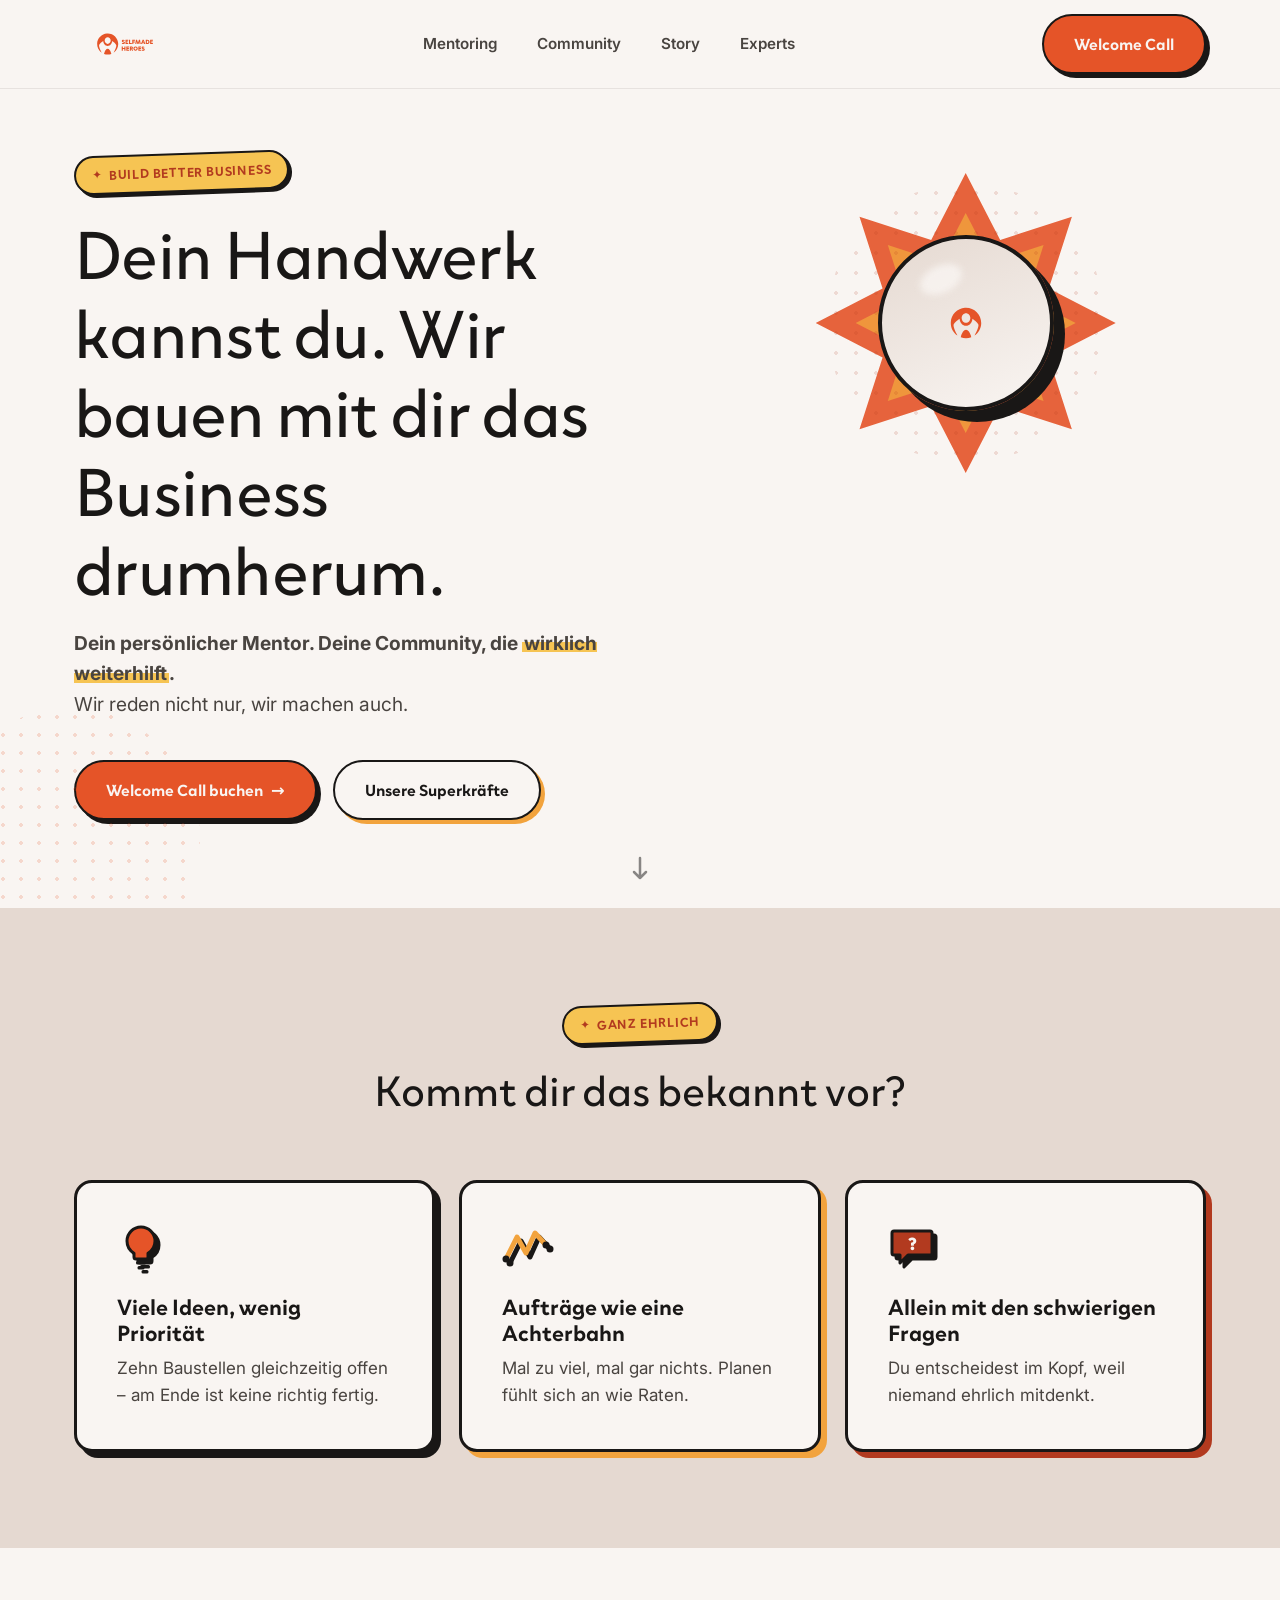
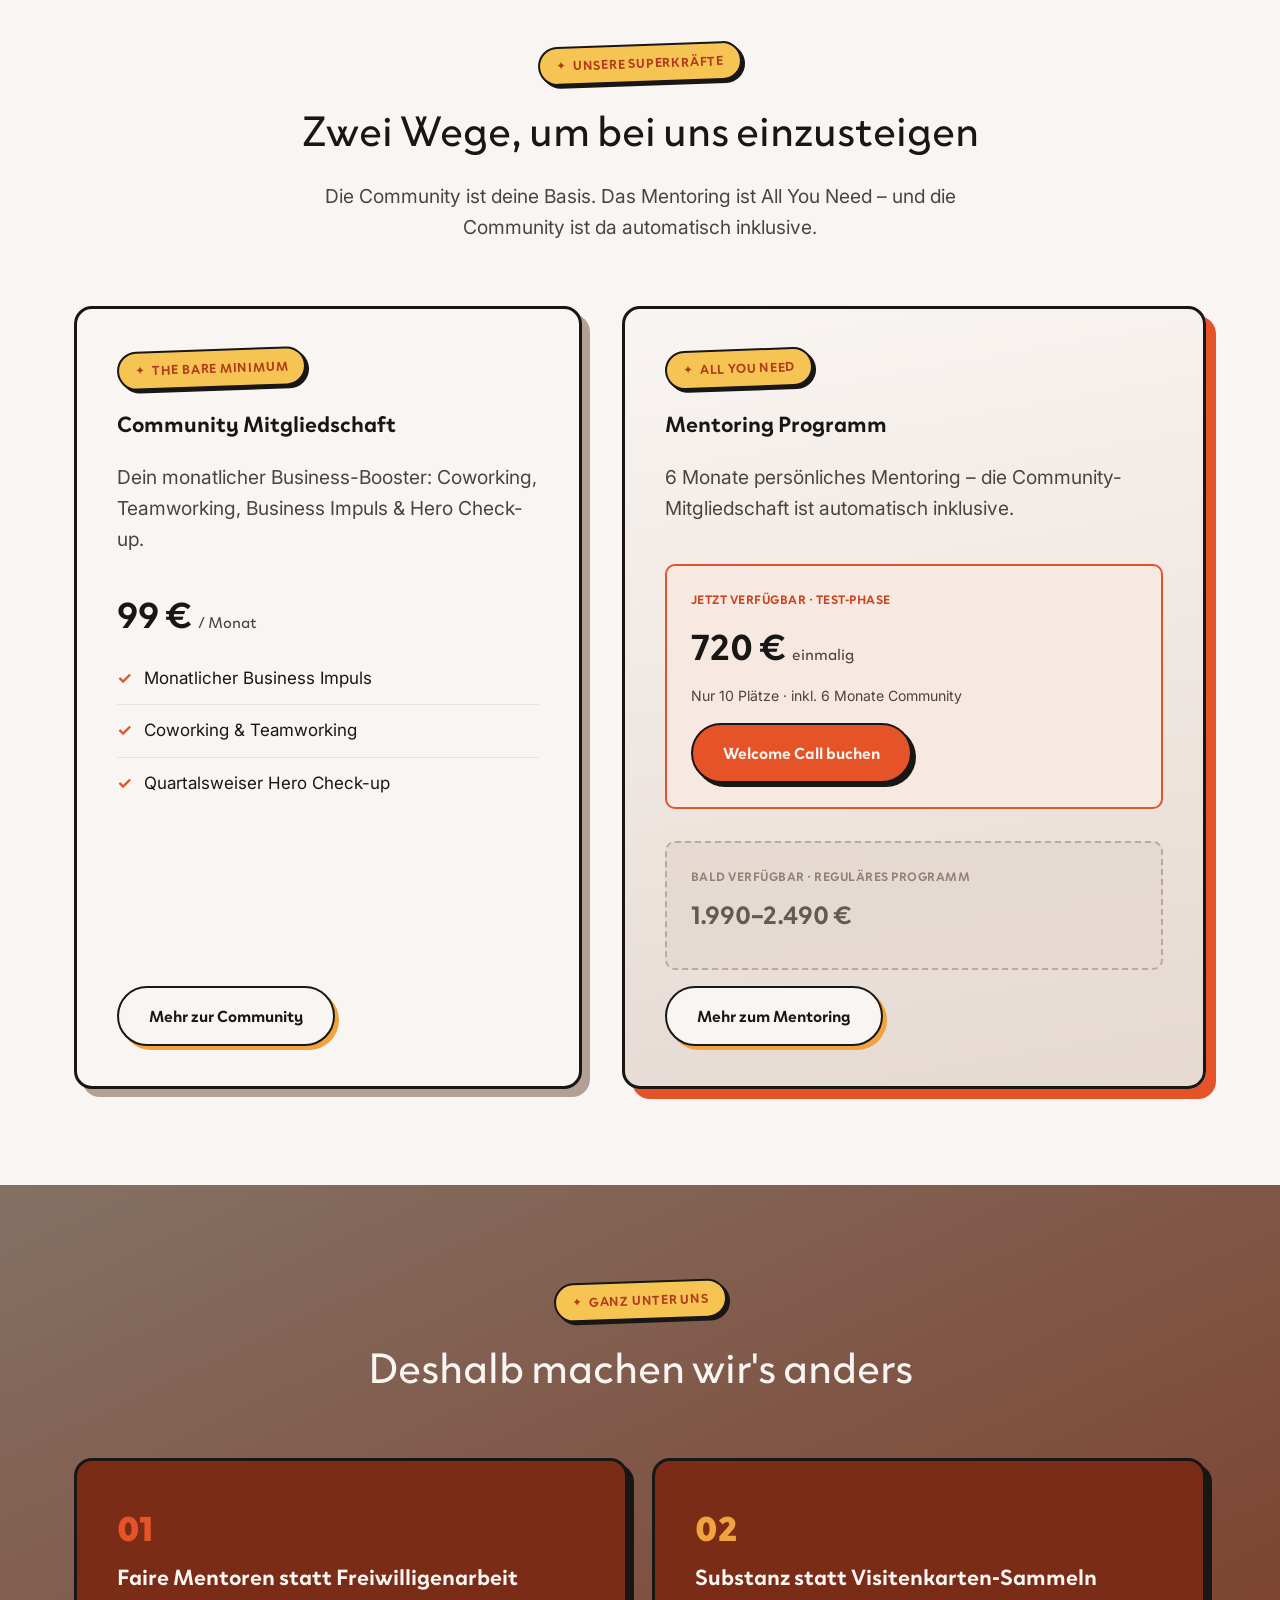
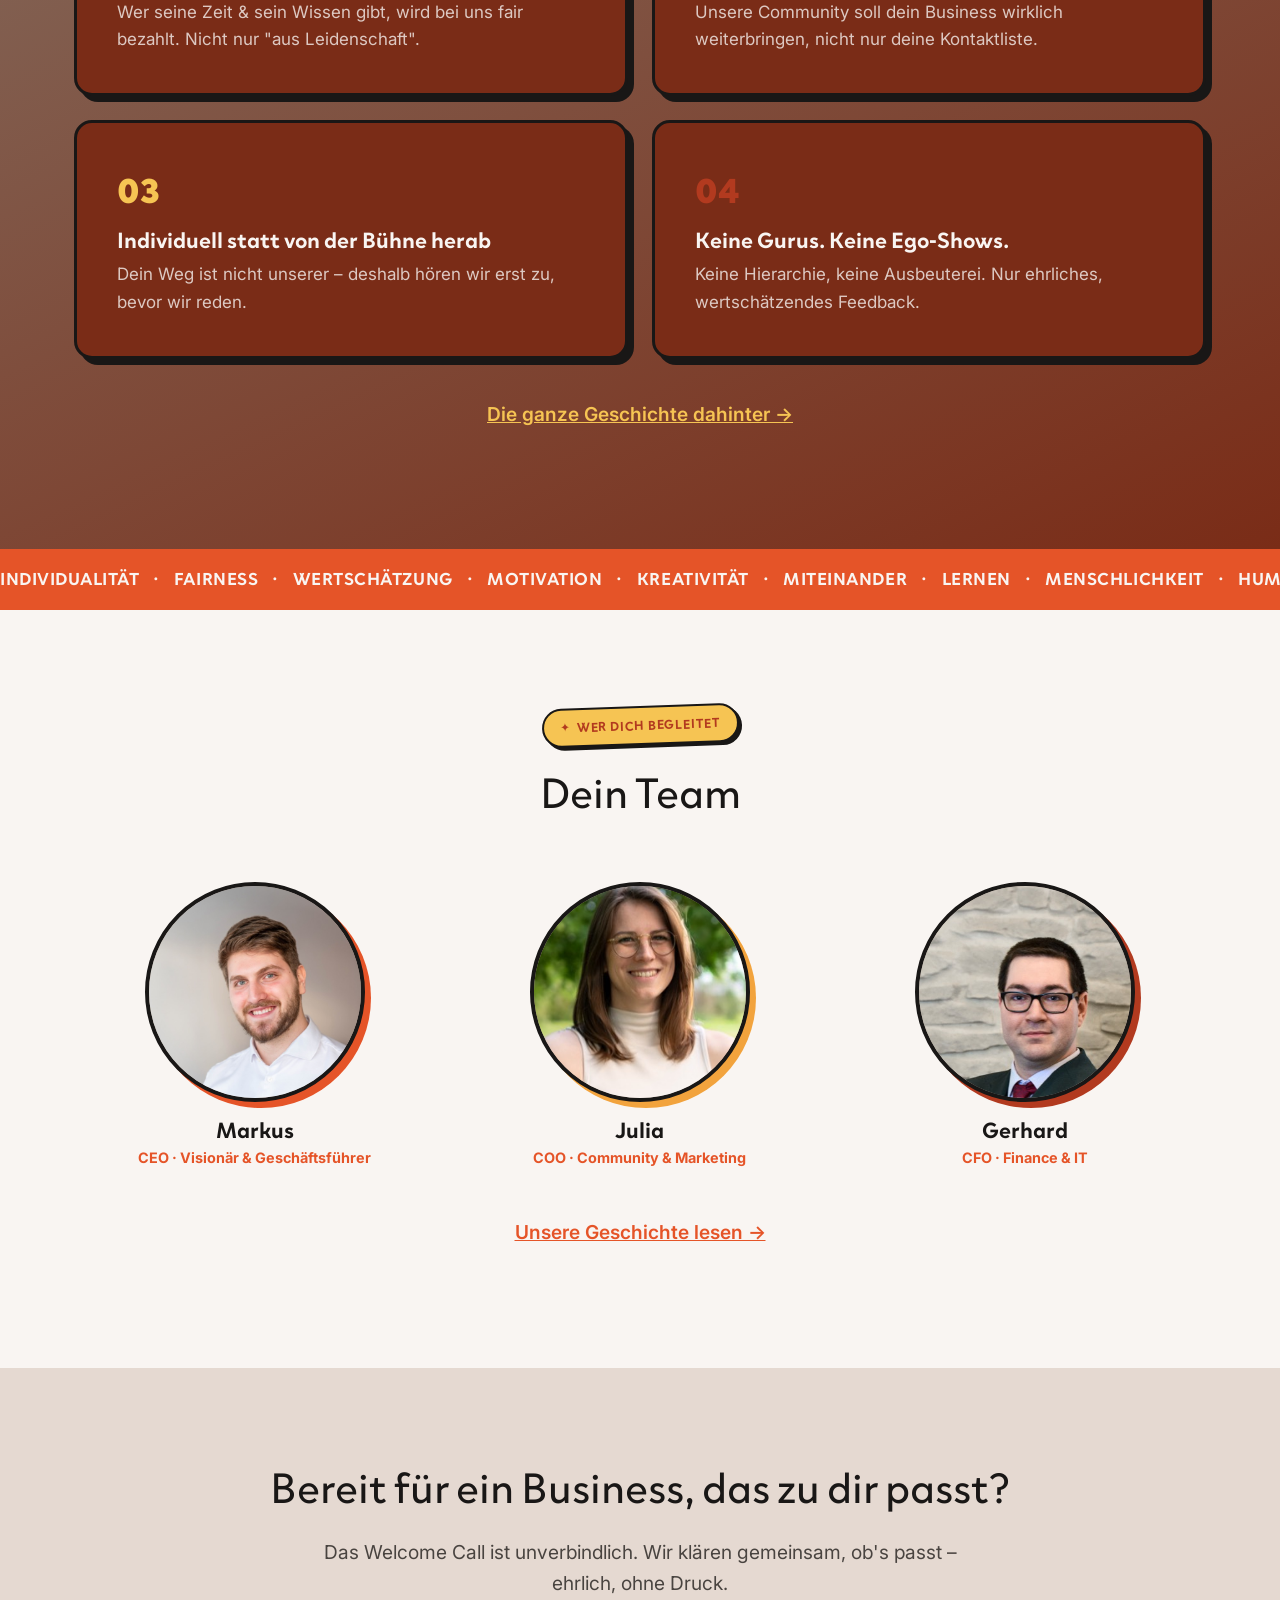
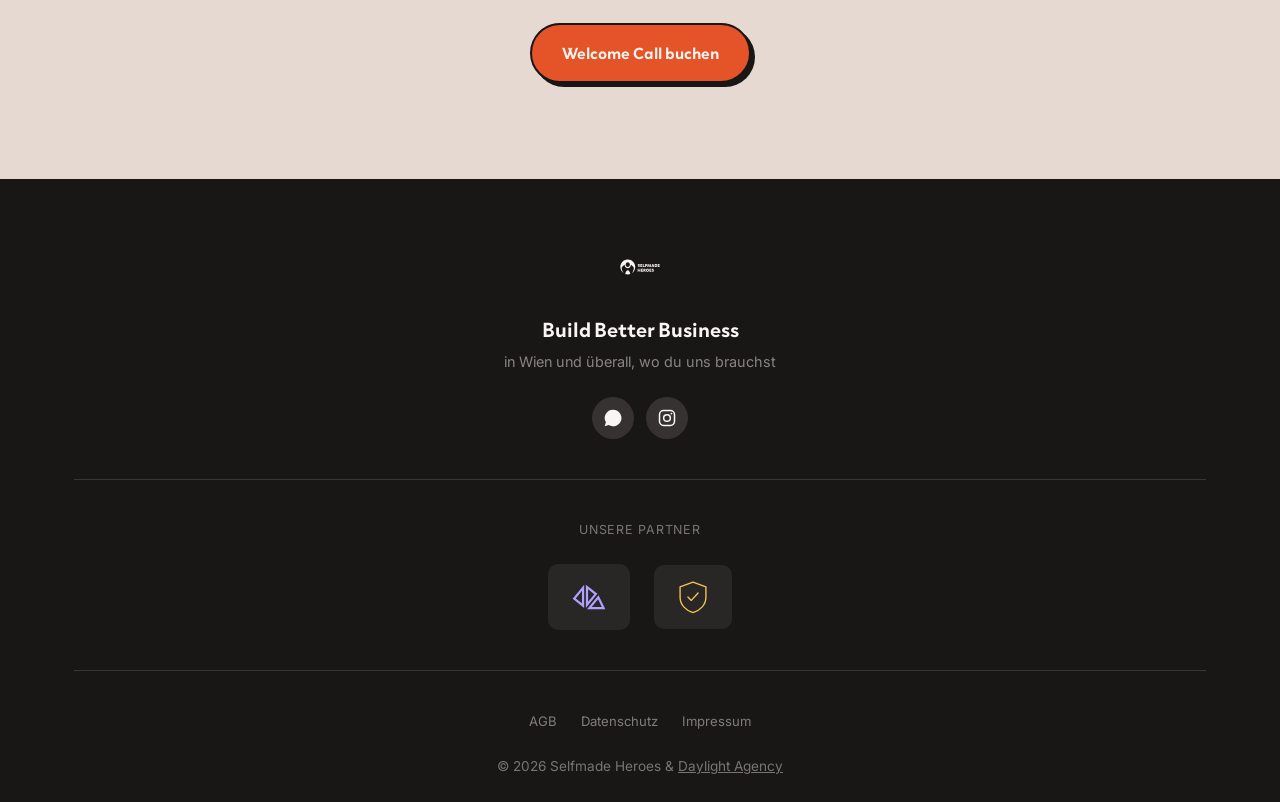
<file: index.html>
<!doctype html>
<html lang="de">
<head>
<meta charset="UTF-8">
<meta name="viewport" content="width=device-width, initial-scale=1">
<title>Selfmade Heroes – Build Better Business</title>
<meta name="description" content="Selfmade Heroes begleitet kreative, digitale Solo-Unternehmer:innen mit persönlichem Mentoring & einer echten Community – raus aus dem Auf-und-Ab, rein in ein Business mit System.">
<link rel="preconnect" href="https://fonts.googleapis.com">
<link rel="preconnect" href="https://fonts.gstatic.com" crossorigin>
<link href="https://fonts.googleapis.com/css2?family=Inter:wght@400;500;600;700&display=swap" rel="stylesheet">
<link rel="stylesheet" href="css/style.css?v=7">
</head>
<body>

<header class="site-header">
  <div class="wrap">
    <a href="index.html" class="brand">
      <img src="assets/logo/logo-icon-wordmark.svg" alt="Selfmade Heroes">
    </a>
    <nav>
      <ul class="nav-links">
        <li><a href="mentoring.html">Mentoring</a></li>
        <li><a href="community.html">Community</a></li>
        <li><a href="story.html">Story</a></li>
        <li><a href="experts.html">Experts</a></li>
      </ul>
    </nav>
    <div class="nav-cta">
      <a href="mentoring.html#pilot" class="btn btn-primary">Welcome Call</a>
    </div>
    <button class="nav-toggle" aria-label="Menü öffnen" aria-expanded="false">
      <span></span><span></span><span></span>
    </button>
  </div>
  <div class="mobile-nav">
    <ul>
      <li><a href="mentoring.html">Mentoring</a></li>
      <li><a href="community.html">Community</a></li>
      <li><a href="story.html">Story</a></li>
      <li><a href="experts.html">Experts</a></li>
    </ul>
    <a href="mentoring.html#pilot" class="btn btn-primary" style="width:100%; justify-content:center;">Welcome Call buchen</a>
  </div>
</header>

<main id="top">

  <!-- HERO -->
  <section class="hero">
    <div class="wrap">
      <div class="hero-copy">
        <span class="eyebrow">Build Better Business</span>
        <h1>Dein Handwerk kannst du. Wir bauen mit dir das Business drumherum.</h1>
        <p class="lede"><strong>Dein persönlicher Mentor. Deine Community, die <span class="marker">wirklich weiterhilft</span>.</strong><br>Wir reden nicht nur, wir machen auch.</p>
        <div class="hero-cta-row">
          <a href="mentoring.html#pilot" class="btn btn-primary">Welcome Call buchen <span class="btn-arrow">→</span></a>
          <a href="#pakete" class="btn btn-ghost">Unsere Superkräfte</a>
        </div>
      </div>
      <div class="hero-comic">
        <div class="comic-burst" aria-hidden="true"></div>
        <div class="comic-burst secondary" aria-hidden="true"></div>
        <div class="comic-dots-ring" aria-hidden="true"></div>
        <div class="comic-mark">
          <img src="assets/logo/logo-icon.svg" alt="Selfmade Heroes">
        </div>
      </div>
      <div class="scroll-cue" aria-hidden="true">
        <svg width="20" height="28" viewBox="0 0 20 28"><path d="M10 2v20M4 16l6 6 6-6" stroke="var(--color-ink)" stroke-width="2.5" fill="none" stroke-linecap="round" stroke-linejoin="round"/></svg>
      </div>
    </div>
  </section>

  <!-- PROBLEMSPIEGEL -->
  <section class="section-alt">
    <div class="wrap">
      <div class="section-head">
        <span class="eyebrow">Ganz ehrlich</span>
        <h2>Kommt dir das bekannt vor?</h2>
      </div>
      <div class="grid grid-3">
        <div class="card">
          <div class="card-icon">
            <svg class="icon-comic" viewBox="0 0 48 48" width="48" height="48" aria-hidden="true">
              <path style="fill:var(--color-primary); stroke:var(--color-ink); stroke-width:3; stroke-linejoin:round;" d="M24 4c-7.7 0-14 6.3-14 14 0 5.2 2.8 9.7 7 12.2V34c0 1.1.9 2 2 2h10c1.1 0 2-.9 2-2v-3.8c4.2-2.5 7-7 7-12.2 0-7.7-6.3-14-14-14z"/>
              <rect x="19" y="38" width="10" height="3.5" rx="1.5" style="fill:var(--color-ink);"/>
              <rect x="20.5" y="43" width="7" height="3.5" rx="1.5" style="fill:var(--color-ink);"/>
            </svg>
          </div>
          <h3>Viele Ideen, wenig Priorität</h3>
          <p>Zehn Baustellen gleichzeitig offen – am Ende ist keine richtig fertig.</p>
        </div>
        <div class="card">
          <div class="card-icon">
            <svg class="icon-comic" viewBox="0 0 48 48" width="48" height="48" aria-hidden="true">
              <path style="fill:none; stroke:var(--color-amber); stroke-width:5; stroke-linecap:round; stroke-linejoin:round;" d="M4 36 L15 14 L24 30 L33 10 L44 22"/>
              <circle cx="4" cy="36" r="3.5" style="fill:var(--color-ink);"/>
              <circle cx="44" cy="22" r="3.5" style="fill:var(--color-ink);"/>
            </svg>
          </div>
          <h3>Aufträge wie eine Achterbahn</h3>
          <p>Mal zu viel, mal gar nichts. Planen fühlt sich an wie Raten.</p>
        </div>
        <div class="card">
          <div class="card-icon">
            <svg class="icon-comic" viewBox="0 0 48 48" width="48" height="48" aria-hidden="true">
              <path style="fill:var(--color-rust); stroke:var(--color-ink); stroke-width:3; stroke-linejoin:round;" d="M6 8h36c1.1 0 2 .9 2 2v20c0 1.1-.9 2-2 2H20l-8 8v-8H6c-1.1 0-2-.9-2-2V10c0-1.1.9-2 2-2z"/>
              <text x="24" y="27" text-anchor="middle" style="font-family:var(--font-display); font-weight:900; font-size:18px; fill:var(--color-paper);">?</text>
            </svg>
          </div>
          <h3>Allein mit den schwierigen Fragen</h3>
          <p>Du entscheidest im Kopf, weil niemand ehrlich mitdenkt.</p>
        </div>
      </div>
    </div>
  </section>

  <!-- PAKETE -->
  <section id="pakete">
    <div class="wrap">
      <div class="section-head">
        <span class="eyebrow">Unsere Superkräfte</span>
        <h2>Zwei Wege, um bei uns einzusteigen</h2>
        <p class="lede center">Die Community ist deine Basis. Das Mentoring ist All You Need – und die Community ist da automatisch inklusive.</p>
      </div>
      <div class="packages-grid">

        <div class="package-card">
          <span class="eyebrow">The Bare Minimum</span>
          <h3>Community Mitgliedschaft</h3>
          <p class="lede">Dein monatlicher Business-Booster: Coworking, Teamworking, Business Impuls & Hero Check-up.</p>
          <div class="package-price">99&nbsp;€ <small>/ Monat</small></div>
          <ul class="offer-list">
            <li><span class="check">✓</span> Monatlicher Business Impuls</li>
            <li><span class="check">✓</span> Coworking & Teamworking</li>
            <li><span class="check">✓</span> Quartalsweiser Hero Check-up</li>
          </ul>
          <a href="community.html" class="btn btn-ghost">Mehr zur Community</a>
        </div>

        <div class="package-card featured">
          <span class="eyebrow">All You Need</span>
          <h3>Mentoring Programm</h3>
          <p class="lede">6 Monate persönliches Mentoring – die Community-Mitgliedschaft ist automatisch inklusive.</p>

          <div class="package-state available">
            <div class="state-label">Jetzt verfügbar · Test-Phase</div>
            <div class="package-price">720&nbsp;€ <small>einmalig</small></div>
            <p class="hero-note" style="margin:0 0 var(--space-2);">Nur 10 Plätze · inkl. 6 Monate Community</p>
            <a href="mentoring.html#pilot" class="btn btn-primary">Welcome Call buchen</a>
          </div>

          <div class="package-state locked">
            <div class="state-label">Bald verfügbar · reguläres Programm</div>
            <div class="package-price muted">1.990–2.490&nbsp;€</div>
          </div>

          <a href="mentoring.html" class="btn btn-ghost">Mehr zum Mentoring</a>
        </div>

      </div>
    </div>
  </section>

  <!-- MANIFESTO / WARUM ANDERS -->
  <section class="manifesto-section">
    <div class="wrap">
      <div class="section-head">
        <span class="eyebrow">Ganz unter uns</span>
        <h2>Deshalb machen wir's anders</h2>
      </div>
      <div class="manifesto-grid">
        <div class="manifesto-item">
          <span class="manifesto-mark">01</span>
          <h3>Faire Mentoren statt Freiwilligenarbeit</h3>
          <p>Wer seine Zeit & sein Wissen gibt, wird bei uns fair bezahlt. Nicht nur "aus Leidenschaft".</p>
        </div>
        <div class="manifesto-item">
          <span class="manifesto-mark">02</span>
          <h3>Substanz statt Visitenkarten-Sammeln</h3>
          <p>Unsere Community soll dein Business wirklich weiterbringen, nicht nur deine Kontaktliste.</p>
        </div>
        <div class="manifesto-item">
          <span class="manifesto-mark">03</span>
          <h3>Individuell statt von der Bühne herab</h3>
          <p>Dein Weg ist nicht unserer – deshalb hören wir erst zu, bevor wir reden.</p>
        </div>
        <div class="manifesto-item">
          <span class="manifesto-mark">04</span>
          <h3>Keine Gurus. Keine Ego-Shows.</h3>
          <p>Keine Hierarchie, keine Ausbeuterei. Nur ehrliches, wertschätzendes Feedback.</p>
        </div>
      </div>
      <p class="lede center" style="color: color-mix(in srgb, var(--color-paper) 85%, transparent); margin-top: var(--space-4);">
        <a href="story.html" style="color: var(--color-sunflower); font-weight: 600;">Die ganze Geschichte dahinter →</a>
      </p>
    </div>
  </section>

  <div class="values-marquee" aria-hidden="true">
    <div class="values-track">
      <span>Individualität</span><span>·</span><span>Fairness</span><span>·</span><span>Wertschätzung</span><span>·</span><span>Motivation</span><span>·</span><span>Kreativität</span><span>·</span><span>Miteinander</span><span>·</span><span>Lernen</span><span>·</span><span>Menschlichkeit</span><span>·</span><span>Humor</span><span>·</span><span>Mut</span><span>·</span>
      <span>Individualität</span><span>·</span><span>Fairness</span><span>·</span><span>Wertschätzung</span><span>·</span><span>Motivation</span><span>·</span><span>Kreativität</span><span>·</span><span>Miteinander</span><span>·</span><span>Lernen</span><span>·</span><span>Menschlichkeit</span><span>·</span><span>Humor</span><span>·</span><span>Mut</span><span>·</span>
    </div>
  </div>

  <!-- TEAM TEASER -->
  <section id="team">
    <div class="wrap">
      <div class="section-head">
        <span class="eyebrow">Wer dich begleitet</span>
        <h2>Dein Team</h2>
      </div>
      <div class="team-grid">
        <div class="team-card">
          <div class="team-photo photo-markus"><img src="assets/team/markus.jpg" alt="Markus, Mitgründer Selfmade Heroes"></div>
          <h3>Markus</h3>
          <div class="team-role">CEO · Visionär & Geschäftsführer</div>
        </div>
        <div class="team-card">
          <div class="team-photo photo-julia"><img src="assets/team/julia.jpg" alt="Julia, Mitgründerin Selfmade Heroes"></div>
          <h3>Julia</h3>
          <div class="team-role">COO · Community & Marketing</div>
        </div>
        <div class="team-card">
          <div class="team-photo photo-gerhard"><img src="assets/team/gerhard.jpg" alt="Gerhard, Mitgründer Selfmade Heroes"></div>
          <h3>Gerhard</h3>
          <div class="team-role">CFO · Finance & IT</div>
        </div>
      </div>
      <p class="lede center" style="margin-top:var(--space-4);"><a href="story.html" style="color:var(--color-primary); font-weight:600;">Unsere Geschichte lesen →</a></p>
    </div>
  </section>

  <!-- FINAL CTA -->
  <section class="section-alt final-cta">
    <div class="wrap">
      <h2>Bereit für ein Business, das zu dir passt?</h2>
      <p class="lede center">Das Welcome Call ist unverbindlich. Wir klären gemeinsam, ob's passt – ehrlich, ohne Druck.</p>
      <a href="mentoring.html#pilot" class="btn btn-primary">Welcome Call buchen</a>
    </div>
  </section>

</main>

<footer class="site-footer">
  <div class="wrap">
    <div class="footer-main">
      <a href="index.html" class="footer-brand" role="img" aria-label="Selfmade Heroes">
        <span class="footer-brand-mark"></span>
      </a>
      <p class="footer-slogan">Build Better Business</p>
      <p class="footer-location">in Wien und überall, wo du uns brauchst</p>
      <div class="footer-social">
        <a href="#" target="_blank" rel="noopener" aria-label="WhatsApp Gruppe" class="social-icon"><svg viewBox="0 0 24 24" width="20" height="20" fill="currentColor" aria-hidden="true"><path d="M17.5 14.4c-.3-.1-1.7-.8-1.9-.9-.3-.1-.4-.1-.6.1-.2.3-.7.9-.8 1-.2.2-.3.2-.5.1-.3-.1-1.2-.4-2.3-1.4-.8-.7-1.4-1.6-1.6-1.9-.2-.3 0-.5.1-.6.1-.1.3-.3.4-.5.1-.1.2-.3.3-.4.1-.2 0-.3 0-.5-.1-.1-.6-1.5-.8-2-.2-.5-.4-.4-.6-.4h-.5c-.2 0-.5.1-.7.3-.3.3-1 1-1 2.4s1 2.8 1.2 3c.1.2 2 3.1 5 4.3.7.3 1.2.5 1.7.6.7.2 1.3.2 1.8.1.5-.1 1.7-.7 1.9-1.3.2-.7.2-1.2.2-1.3-.1-.1-.3-.2-.5-.3zM12 2a10 10 0 0 0-8.5 15.2L2 22l4.9-1.5A10 10 0 1 0 12 2z"/></svg></a>
        <a href="#" target="_blank" rel="noopener" aria-label="Instagram" class="social-icon"><svg viewBox="0 0 24 24" width="20" height="20" fill="none" stroke="currentColor" stroke-width="1.8" aria-hidden="true"><rect x="3" y="3" width="18" height="18" rx="5"/><circle cx="12" cy="12" r="4"/><circle cx="17.3" cy="6.7" r="1.1" fill="currentColor" stroke="none"/></svg></a>
      </div>
    </div>

    <div class="footer-partners">
      <span class="footer-partners-label">Unsere Partner</span>
      <div class="footer-partner-logos">
        <a href="https://daylight-agency.com" target="_blank" rel="noopener" class="partner-card" aria-label="Daylight Agency">
          <img src="assets/partner/Daylight_Logo.svg" alt="Daylight Agency">
        </a>
        <div class="partner-card" aria-label="Finanziell abgesichert" title="Finanziell abgesichert"><svg viewBox="0 0 100 100" width="34" height="34" fill="none" stroke="currentColor" stroke-width="4" aria-hidden="true"><path stroke-linejoin="round" d="M50 6 L88 20 V50 C88 74 70 90 50 96 C30 90 12 74 12 50 V20 Z"/><path stroke-linecap="round" stroke-linejoin="round" d="M35 50 l10 10 l20 -22"/></svg></div>
      </div>
    </div>

    <ul class="footer-legal-links">
      <li><a href="agb.html">AGB</a></li>
      <li><a href="datenschutz.html">Datenschutz</a></li>
      <li><a href="impressum.html">Impressum</a></li>
    </ul>

    <div class="footer-bottom">
      <span>&copy; 2026 Selfmade Heroes &amp; <a href="https://daylight-agency.com" target="_blank" rel="noopener">Daylight Agency</a></span>
    </div>
  </div>
</footer>

<script src="js/reveal.js"></script>
</body>
</html>
</file>
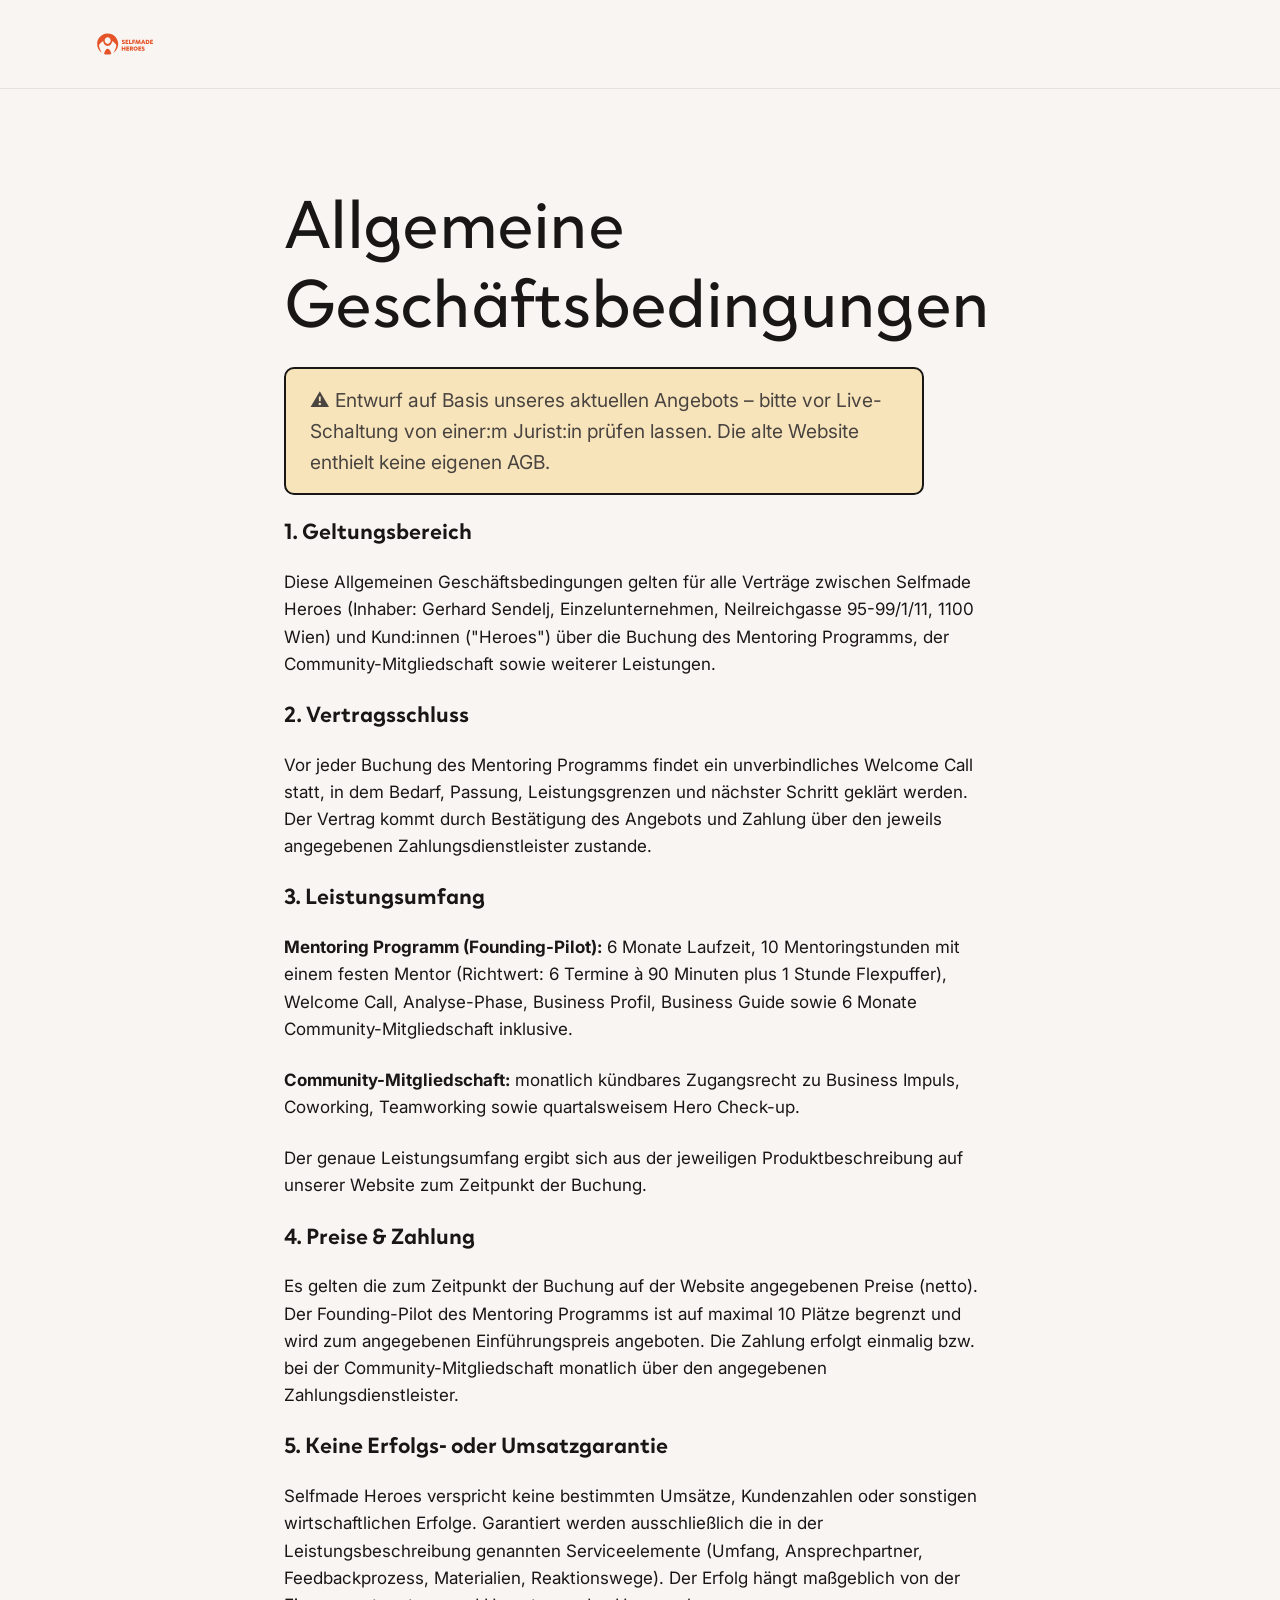
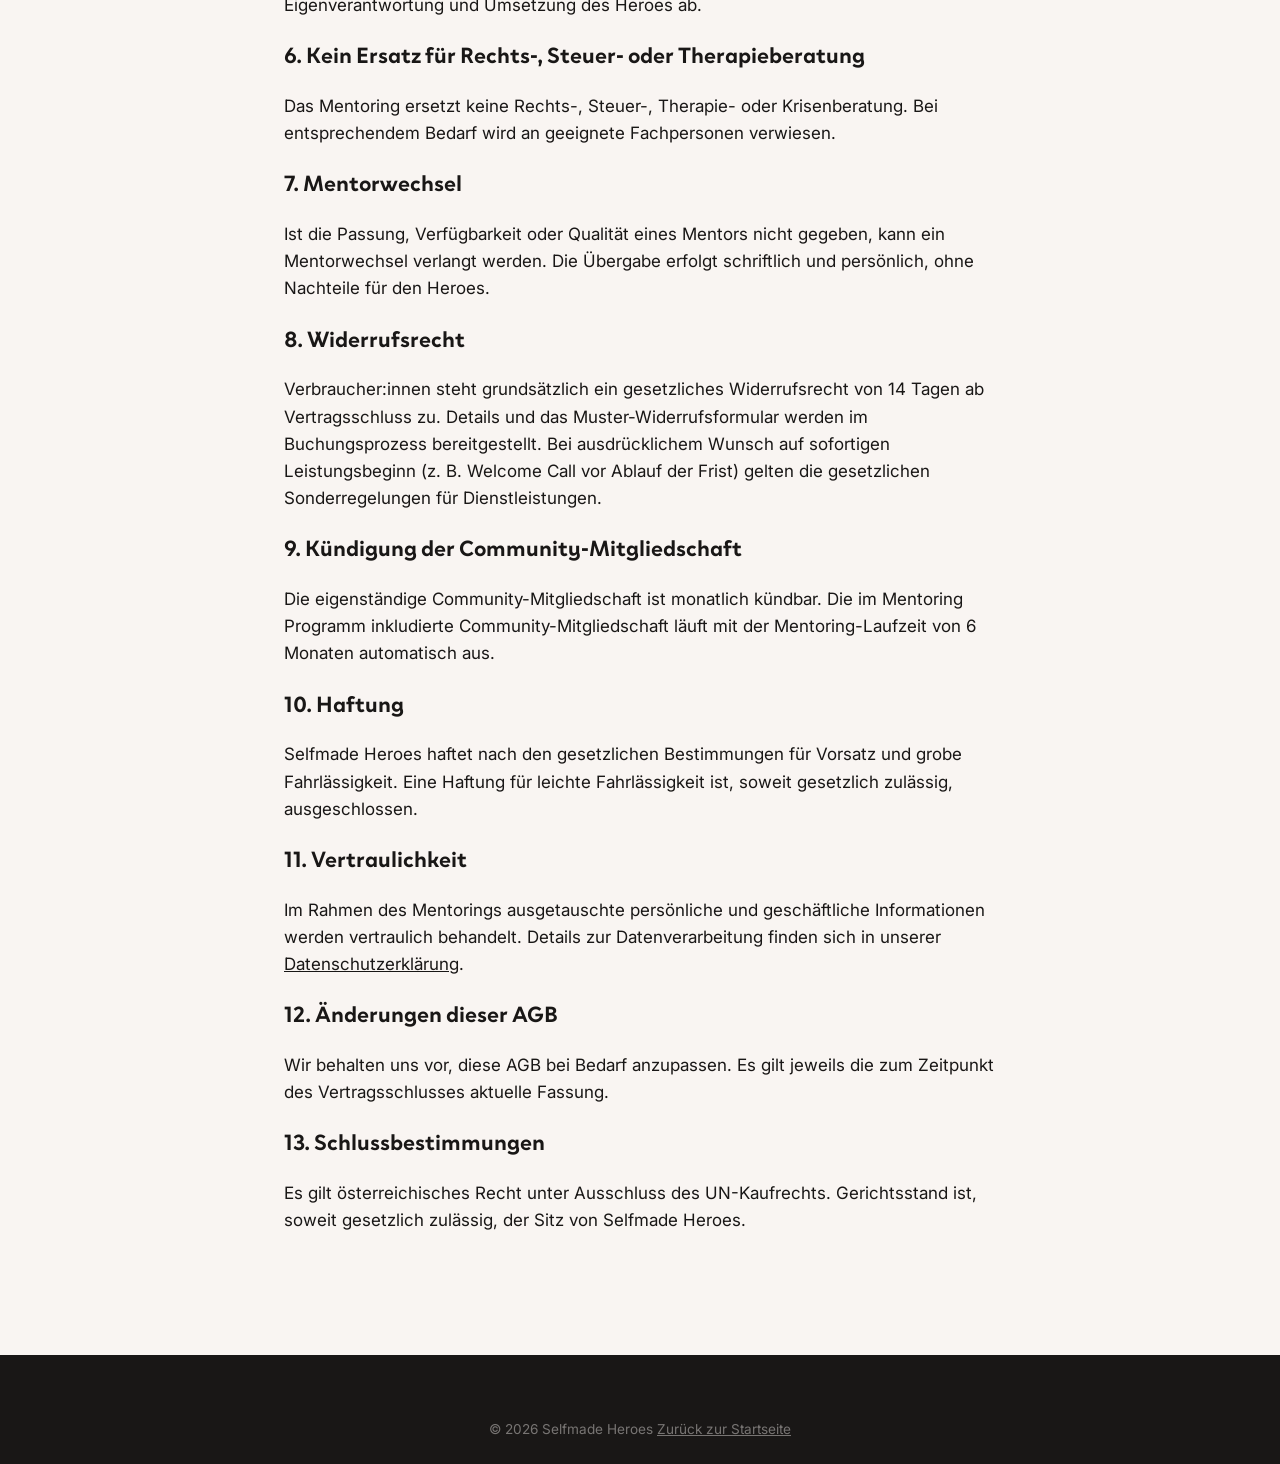
<file: agb.html>
<!doctype html>
<html lang="de">
<head>
<meta charset="UTF-8">
<meta name="viewport" content="width=device-width, initial-scale=1">
<title>AGB – Selfmade Heroes</title>
<link href="https://fonts.googleapis.com/css2?family=Inter:wght@400;500;600;700&display=swap" rel="stylesheet">
<link rel="stylesheet" href="css/style.css?v=7">
</head>
<body>
<header class="site-header">
  <div class="wrap">
    <a href="index.html" class="brand"><img src="assets/logo/logo-icon-wordmark.svg" alt="Selfmade Heroes"></a>
  </div>
</header>
<main>
  <section>
    <div class="wrap" style="max-width:760px;">
      <h1>Allgemeine Geschäftsbedingungen</h1>
      <p class="lede" style="background: color-mix(in srgb, var(--color-sunflower) 35%, transparent); border: 2px solid var(--color-ink); border-radius: var(--radius-sm); padding: var(--space-2) var(--space-3);">⚠️ Entwurf auf Basis unseres aktuellen Angebots – bitte vor Live-Schaltung von einer:m Jurist:in prüfen lassen. Die alte Website enthielt keine eigenen AGB.</p>

      <h3>1. Geltungsbereich</h3>
      <p>Diese Allgemeinen Geschäftsbedingungen gelten für alle Verträge zwischen Selfmade Heroes (Inhaber: Gerhard Sendelj, Einzelunternehmen, Neilreichgasse 95-99/1/11, 1100 Wien) und Kund:innen ("Heroes") über die Buchung des Mentoring Programms, der Community-Mitgliedschaft sowie weiterer Leistungen.</p>

      <h3>2. Vertragsschluss</h3>
      <p>Vor jeder Buchung des Mentoring Programms findet ein unverbindliches Welcome Call statt, in dem Bedarf, Passung, Leistungsgrenzen und nächster Schritt geklärt werden. Der Vertrag kommt durch Bestätigung des Angebots und Zahlung über den jeweils angegebenen Zahlungsdienstleister zustande.</p>

      <h3>3. Leistungsumfang</h3>
      <p><strong>Mentoring Programm (Founding-Pilot):</strong> 6 Monate Laufzeit, 10 Mentoringstunden mit einem festen Mentor (Richtwert: 6 Termine à 90 Minuten plus 1 Stunde Flexpuffer), Welcome Call, Analyse-Phase, Business Profil, Business Guide sowie 6 Monate Community-Mitgliedschaft inklusive.</p>
      <p><strong>Community-Mitgliedschaft:</strong> monatlich kündbares Zugangsrecht zu Business Impuls, Coworking, Teamworking sowie quartalsweisem Hero Check-up.</p>
      <p>Der genaue Leistungsumfang ergibt sich aus der jeweiligen Produktbeschreibung auf unserer Website zum Zeitpunkt der Buchung.</p>

      <h3>4. Preise & Zahlung</h3>
      <p>Es gelten die zum Zeitpunkt der Buchung auf der Website angegebenen Preise (netto). Der Founding-Pilot des Mentoring Programms ist auf maximal 10 Plätze begrenzt und wird zum angegebenen Einführungspreis angeboten. Die Zahlung erfolgt einmalig bzw. bei der Community-Mitgliedschaft monatlich über den angegebenen Zahlungsdienstleister.</p>

      <h3>5. Keine Erfolgs- oder Umsatzgarantie</h3>
      <p>Selfmade Heroes verspricht keine bestimmten Umsätze, Kundenzahlen oder sonstigen wirtschaftlichen Erfolge. Garantiert werden ausschließlich die in der Leistungsbeschreibung genannten Serviceelemente (Umfang, Ansprechpartner, Feedbackprozess, Materialien, Reaktionswege). Der Erfolg hängt maßgeblich von der Eigenverantwortung und Umsetzung des Heroes ab.</p>

      <h3>6. Kein Ersatz für Rechts-, Steuer- oder Therapieberatung</h3>
      <p>Das Mentoring ersetzt keine Rechts-, Steuer-, Therapie- oder Krisenberatung. Bei entsprechendem Bedarf wird an geeignete Fachpersonen verwiesen.</p>

      <h3>7. Mentorwechsel</h3>
      <p>Ist die Passung, Verfügbarkeit oder Qualität eines Mentors nicht gegeben, kann ein Mentorwechsel verlangt werden. Die Übergabe erfolgt schriftlich und persönlich, ohne Nachteile für den Heroes.</p>

      <h3>8. Widerrufsrecht</h3>
      <p>Verbraucher:innen steht grundsätzlich ein gesetzliches Widerrufsrecht von 14 Tagen ab Vertragsschluss zu. Details und das Muster-Widerrufsformular werden im Buchungsprozess bereitgestellt. Bei ausdrücklichem Wunsch auf sofortigen Leistungsbeginn (z.&nbsp;B. Welcome Call vor Ablauf der Frist) gelten die gesetzlichen Sonderregelungen für Dienstleistungen.</p>

      <h3>9. Kündigung der Community-Mitgliedschaft</h3>
      <p>Die eigenständige Community-Mitgliedschaft ist monatlich kündbar. Die im Mentoring Programm inkludierte Community-Mitgliedschaft läuft mit der Mentoring-Laufzeit von 6 Monaten automatisch aus.</p>

      <h3>10. Haftung</h3>
      <p>Selfmade Heroes haftet nach den gesetzlichen Bestimmungen für Vorsatz und grobe Fahrlässigkeit. Eine Haftung für leichte Fahrlässigkeit ist, soweit gesetzlich zulässig, ausgeschlossen.</p>

      <h3>11. Vertraulichkeit</h3>
      <p>Im Rahmen des Mentorings ausgetauschte persönliche und geschäftliche Informationen werden vertraulich behandelt. Details zur Datenverarbeitung finden sich in unserer <a href="datenschutz.html">Datenschutzerklärung</a>.</p>

      <h3>12. Änderungen dieser AGB</h3>
      <p>Wir behalten uns vor, diese AGB bei Bedarf anzupassen. Es gilt jeweils die zum Zeitpunkt des Vertragsschlusses aktuelle Fassung.</p>

      <h3>13. Schlussbestimmungen</h3>
      <p>Es gilt österreichisches Recht unter Ausschluss des UN-Kaufrechts. Gerichtsstand ist, soweit gesetzlich zulässig, der Sitz von Selfmade Heroes.</p>
    </div>
  </section>
</main>
<footer class="site-footer">
  <div class="wrap footer-bottom">
    <span>© 2026 Selfmade Heroes</span>
    <a href="index.html">Zurück zur Startseite</a>
  </div>
</footer>
</body>
</html>
</file>
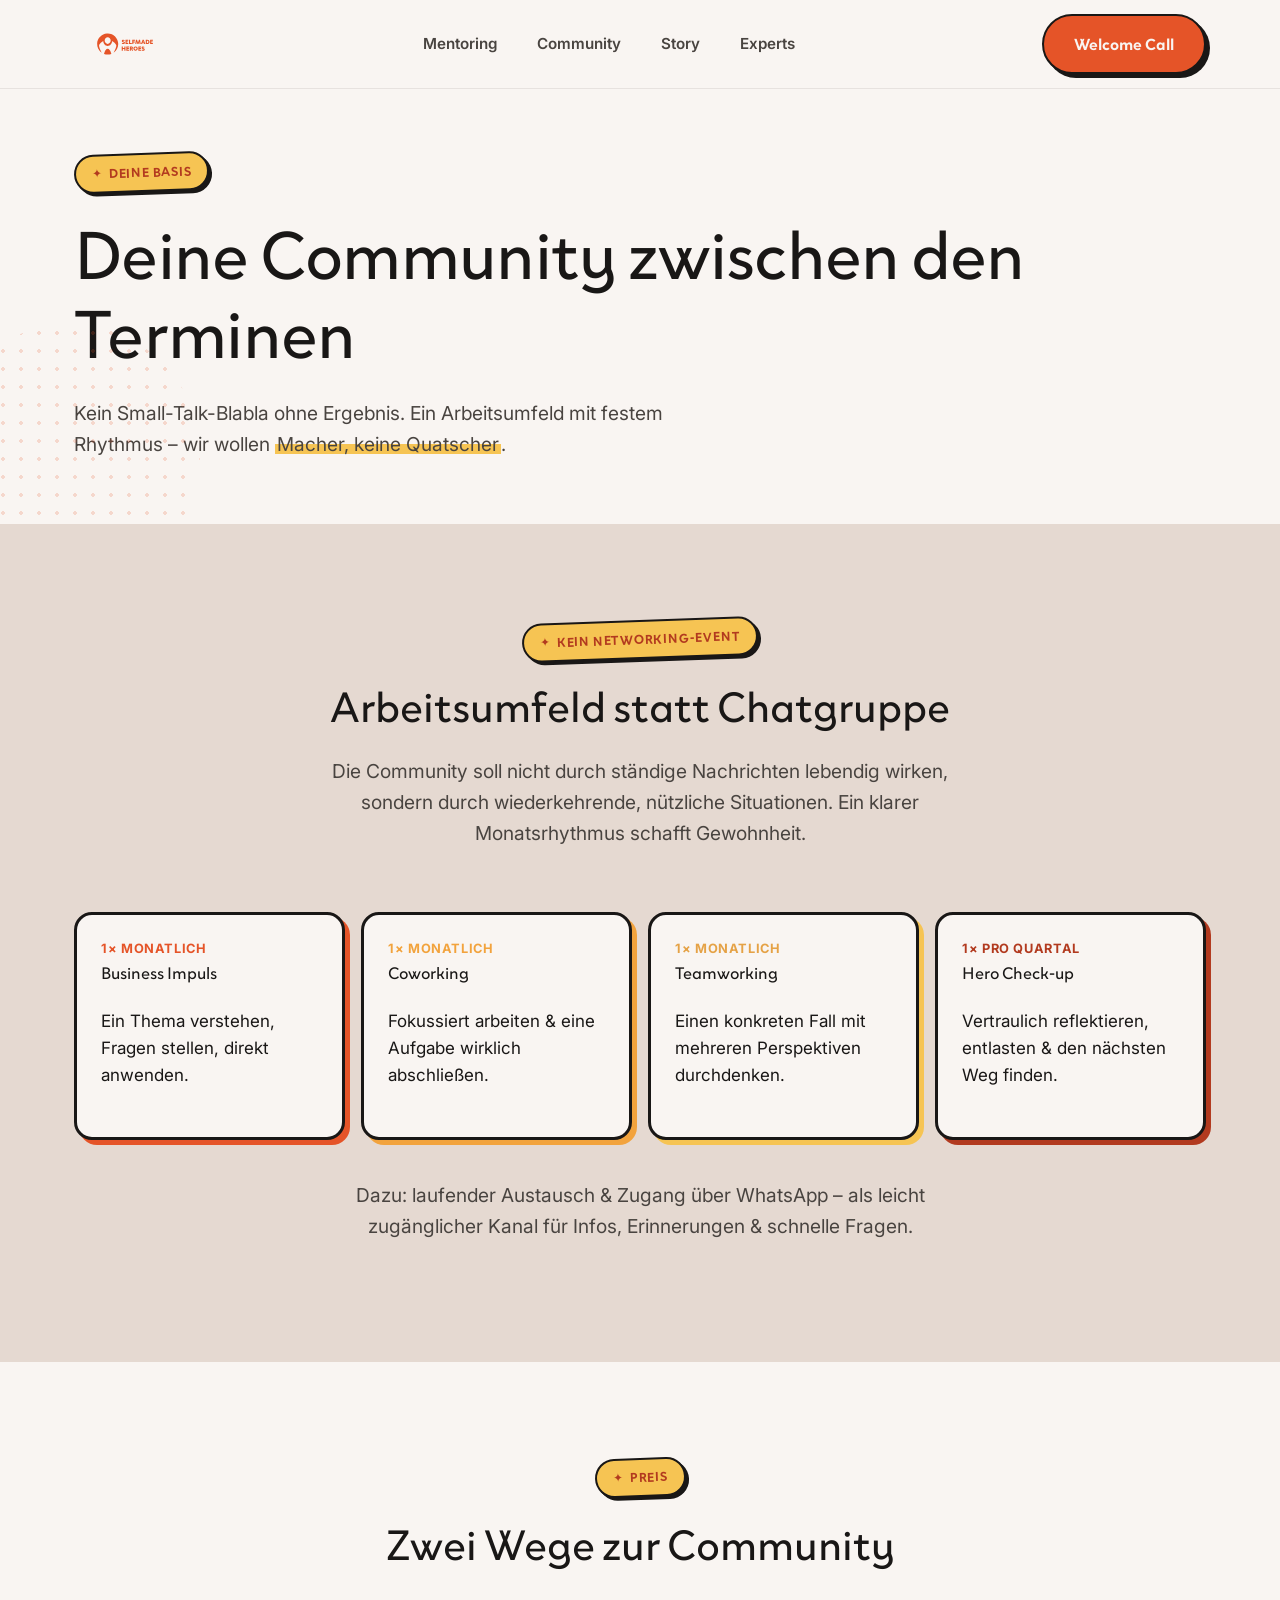
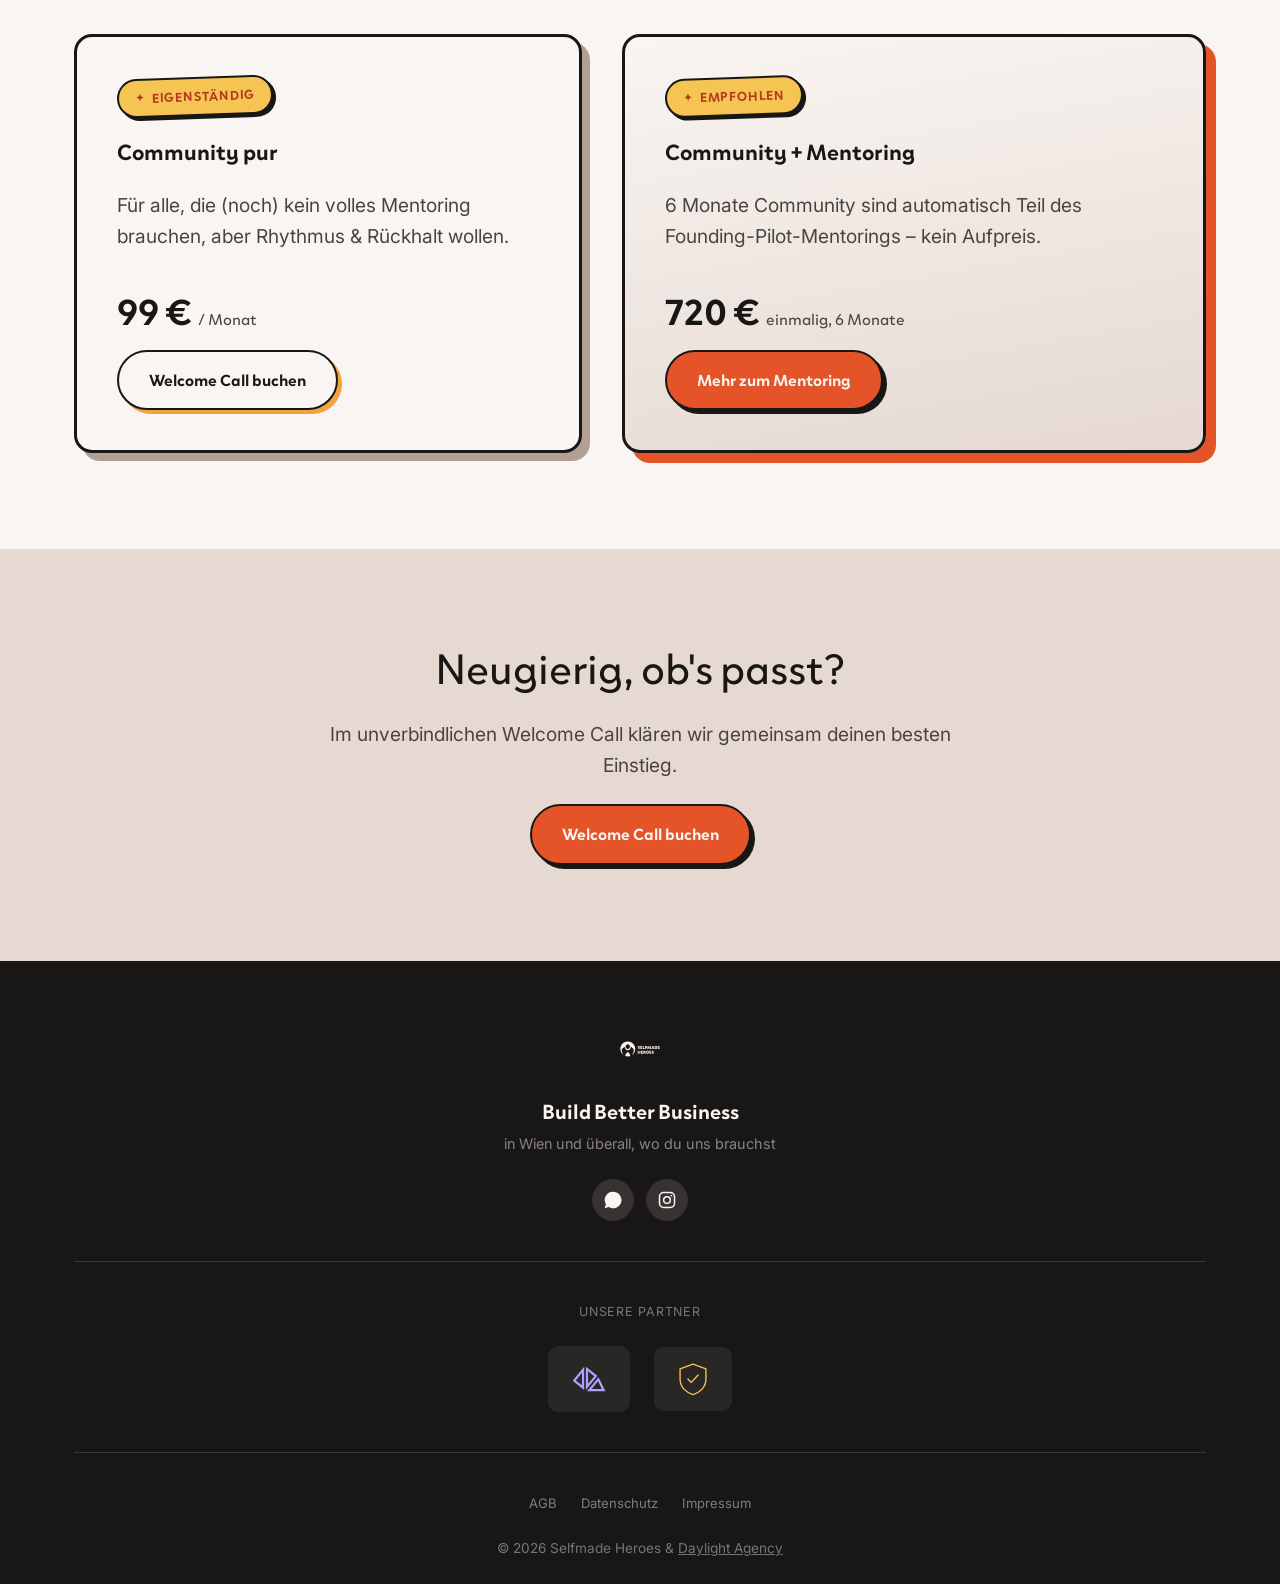
<file: community.html>
<!doctype html>
<html lang="de">
<head>
<meta charset="UTF-8">
<meta name="viewport" content="width=device-width, initial-scale=1">
<title>Community – Selfmade Heroes</title>
<meta name="description" content="Dein monatlicher Business-Booster: Coworking, Teamworking, Business Impuls & Hero Check-up. Für 99 € im Monat oder inklusive im Mentoring Programm.">
<link rel="preconnect" href="https://fonts.googleapis.com">
<link rel="preconnect" href="https://fonts.gstatic.com" crossorigin>
<link href="https://fonts.googleapis.com/css2?family=Inter:wght@400;500;600;700&display=swap" rel="stylesheet">
<link rel="stylesheet" href="css/style.css?v=7">
</head>
<body>

<header class="site-header">
  <div class="wrap">
    <a href="index.html" class="brand">
      <img src="assets/logo/logo-icon-wordmark.svg" alt="Selfmade Heroes">
    </a>
    <nav>
      <ul class="nav-links">
        <li><a href="mentoring.html">Mentoring</a></li>
        <li><a href="community.html">Community</a></li>
        <li><a href="story.html">Story</a></li>
        <li><a href="experts.html">Experts</a></li>
      </ul>
    </nav>
    <div class="nav-cta">
      <a href="mentoring.html#pilot" class="btn btn-primary">Welcome Call</a>
    </div>
    <button class="nav-toggle" aria-label="Menü öffnen" aria-expanded="false">
      <span></span><span></span><span></span>
    </button>
  </div>
  <div class="mobile-nav">
    <ul>
      <li><a href="mentoring.html">Mentoring</a></li>
      <li><a href="community.html">Community</a></li>
      <li><a href="story.html">Story</a></li>
      <li><a href="experts.html">Experts</a></li>
    </ul>
    <a href="mentoring.html#pilot" class="btn btn-primary" style="width:100%; justify-content:center;">Welcome Call buchen</a>
  </div>
</header>

<main>

  <!-- INTRO -->
  <section class="hero" style="padding-bottom: var(--space-4);">
    <div class="wrap" style="display:block;">
      <span class="eyebrow">Deine Basis</span>
      <h1>Deine Community zwischen den Terminen</h1>
      <p class="lede">Kein Small-Talk-Blabla ohne Ergebnis. Ein Arbeitsumfeld mit festem Rhythmus – wir wollen <span class="marker">Macher, keine Quatscher</span>.</p>
    </div>
  </section>

  <!-- ROLLE -->
  <section class="section-alt">
    <div class="wrap">
      <div class="section-head">
        <span class="eyebrow">Kein Networking-Event</span>
        <h2>Arbeitsumfeld statt Chatgruppe</h2>
        <p class="lede center">Die Community soll nicht durch ständige Nachrichten lebendig wirken, sondern durch wiederkehrende, nützliche Situationen. Ein klarer Monatsrhythmus schafft Gewohnheit.</p>
      </div>
      <div class="formats">
        <div class="format-card">
          <div class="freq">1× monatlich</div>
          <h4>Business Impuls</h4>
          <p>Ein Thema verstehen, Fragen stellen, direkt anwenden.</p>
        </div>
        <div class="format-card">
          <div class="freq">1× monatlich</div>
          <h4>Coworking</h4>
          <p>Fokussiert arbeiten & eine Aufgabe wirklich abschließen.</p>
        </div>
        <div class="format-card">
          <div class="freq">1× monatlich</div>
          <h4>Teamworking</h4>
          <p>Einen konkreten Fall mit mehreren Perspektiven durchdenken.</p>
        </div>
        <div class="format-card">
          <div class="freq">1× pro Quartal</div>
          <h4>Hero Check-up</h4>
          <p>Vertraulich reflektieren, entlasten & den nächsten Weg finden.</p>
        </div>
      </div>
      <p class="lede center" style="margin-top:var(--space-4);">Dazu: laufender Austausch & Zugang über WhatsApp – als leicht zugänglicher Kanal für Infos, Erinnerungen & schnelle Fragen.</p>
    </div>
  </section>

  <!-- PREIS -->
  <section>
    <div class="wrap">
      <div class="section-head">
        <span class="eyebrow">Preis</span>
        <h2>Zwei Wege zur Community</h2>
      </div>
      <div class="packages-grid">
        <div class="package-card">
          <span class="eyebrow">Eigenständig</span>
          <h3>Community pur</h3>
          <p class="lede">Für alle, die (noch) kein volles Mentoring brauchen, aber Rhythmus & Rückhalt wollen.</p>
          <div class="package-price">99&nbsp;€ <small>/ Monat</small></div>
          <a href="mentoring.html#pilot" class="btn btn-ghost">Welcome Call buchen</a>
        </div>
        <div class="package-card featured">
          <span class="eyebrow">Empfohlen</span>
          <h3>Community + Mentoring</h3>
          <p class="lede">6 Monate Community sind automatisch Teil des Founding-Pilot-Mentorings – kein Aufpreis.</p>
          <div class="package-price">720&nbsp;€ <small>einmalig, 6 Monate</small></div>
          <a href="mentoring.html" class="btn btn-primary">Mehr zum Mentoring</a>
        </div>
      </div>
    </div>
  </section>

  <!-- FINAL CTA -->
  <section class="section-alt final-cta">
    <div class="wrap">
      <h2>Neugierig, ob's passt?</h2>
      <p class="lede center">Im unverbindlichen Welcome Call klären wir gemeinsam deinen besten Einstieg.</p>
      <a href="mentoring.html#pilot" class="btn btn-primary">Welcome Call buchen</a>
    </div>
  </section>

</main>

<footer class="site-footer">
  <div class="wrap">
    <div class="footer-main">
      <a href="index.html" class="footer-brand" role="img" aria-label="Selfmade Heroes">
        <span class="footer-brand-mark"></span>
      </a>
      <p class="footer-slogan">Build Better Business</p>
      <p class="footer-location">in Wien und überall, wo du uns brauchst</p>
      <div class="footer-social">
        <a href="#" target="_blank" rel="noopener" aria-label="WhatsApp Gruppe" class="social-icon"><svg viewBox="0 0 24 24" width="20" height="20" fill="currentColor" aria-hidden="true"><path d="M17.5 14.4c-.3-.1-1.7-.8-1.9-.9-.3-.1-.4-.1-.6.1-.2.3-.7.9-.8 1-.2.2-.3.2-.5.1-.3-.1-1.2-.4-2.3-1.4-.8-.7-1.4-1.6-1.6-1.9-.2-.3 0-.5.1-.6.1-.1.3-.3.4-.5.1-.1.2-.3.3-.4.1-.2 0-.3 0-.5-.1-.1-.6-1.5-.8-2-.2-.5-.4-.4-.6-.4h-.5c-.2 0-.5.1-.7.3-.3.3-1 1-1 2.4s1 2.8 1.2 3c.1.2 2 3.1 5 4.3.7.3 1.2.5 1.7.6.7.2 1.3.2 1.8.1.5-.1 1.7-.7 1.9-1.3.2-.7.2-1.2.2-1.3-.1-.1-.3-.2-.5-.3zM12 2a10 10 0 0 0-8.5 15.2L2 22l4.9-1.5A10 10 0 1 0 12 2z"/></svg></a>
        <a href="#" target="_blank" rel="noopener" aria-label="Instagram" class="social-icon"><svg viewBox="0 0 24 24" width="20" height="20" fill="none" stroke="currentColor" stroke-width="1.8" aria-hidden="true"><rect x="3" y="3" width="18" height="18" rx="5"/><circle cx="12" cy="12" r="4"/><circle cx="17.3" cy="6.7" r="1.1" fill="currentColor" stroke="none"/></svg></a>
      </div>
    </div>

    <div class="footer-partners">
      <span class="footer-partners-label">Unsere Partner</span>
      <div class="footer-partner-logos">
        <a href="https://daylight-agency.com" target="_blank" rel="noopener" class="partner-card" aria-label="Daylight Agency">
          <img src="assets/partner/Daylight_Logo.svg" alt="Daylight Agency">
        </a>
        <div class="partner-card" aria-label="Finanziell abgesichert" title="Finanziell abgesichert"><svg viewBox="0 0 100 100" width="34" height="34" fill="none" stroke="currentColor" stroke-width="4" aria-hidden="true"><path stroke-linejoin="round" d="M50 6 L88 20 V50 C88 74 70 90 50 96 C30 90 12 74 12 50 V20 Z"/><path stroke-linecap="round" stroke-linejoin="round" d="M35 50 l10 10 l20 -22"/></svg></div>
      </div>
    </div>

    <ul class="footer-legal-links">
      <li><a href="agb.html">AGB</a></li>
      <li><a href="datenschutz.html">Datenschutz</a></li>
      <li><a href="impressum.html">Impressum</a></li>
    </ul>

    <div class="footer-bottom">
      <span>&copy; 2026 Selfmade Heroes &amp; <a href="https://daylight-agency.com" target="_blank" rel="noopener">Daylight Agency</a></span>
    </div>
  </div>
</footer>

<script src="js/reveal.js"></script>
</body>
</html>
</file>
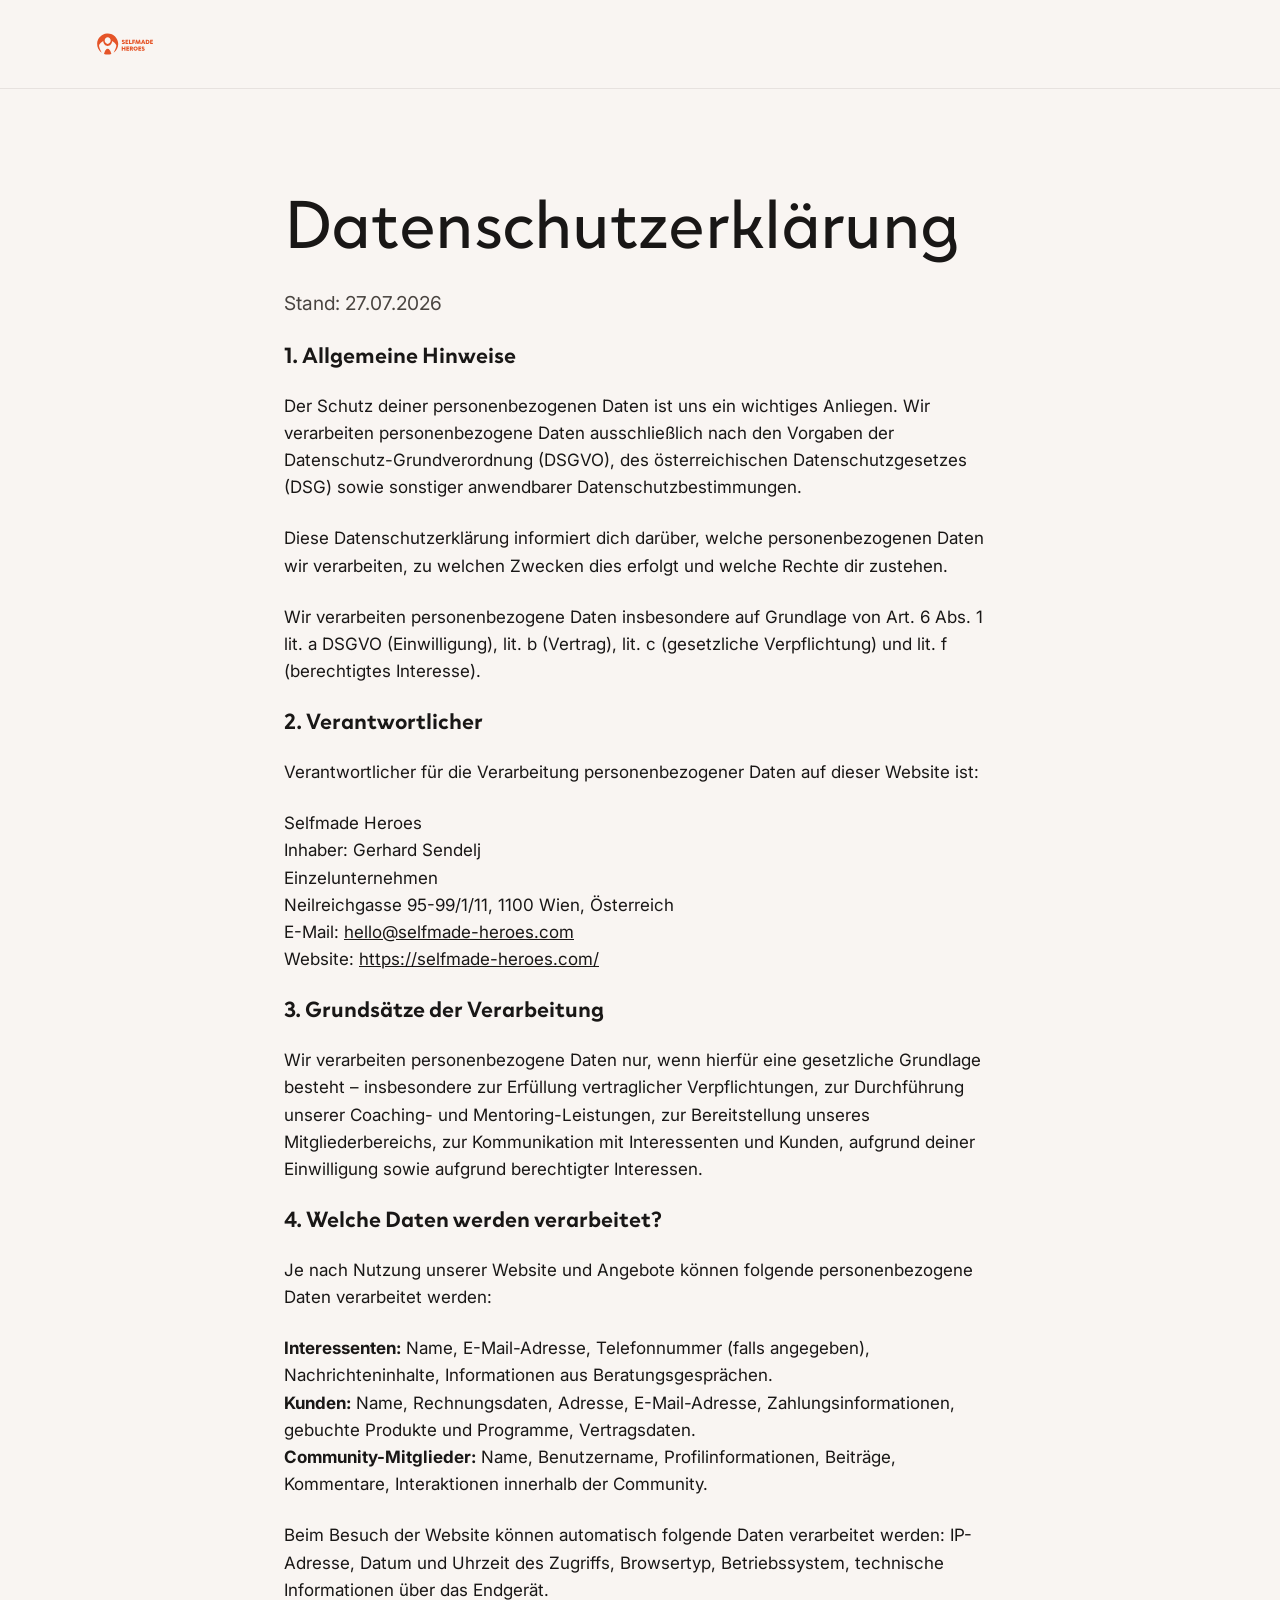
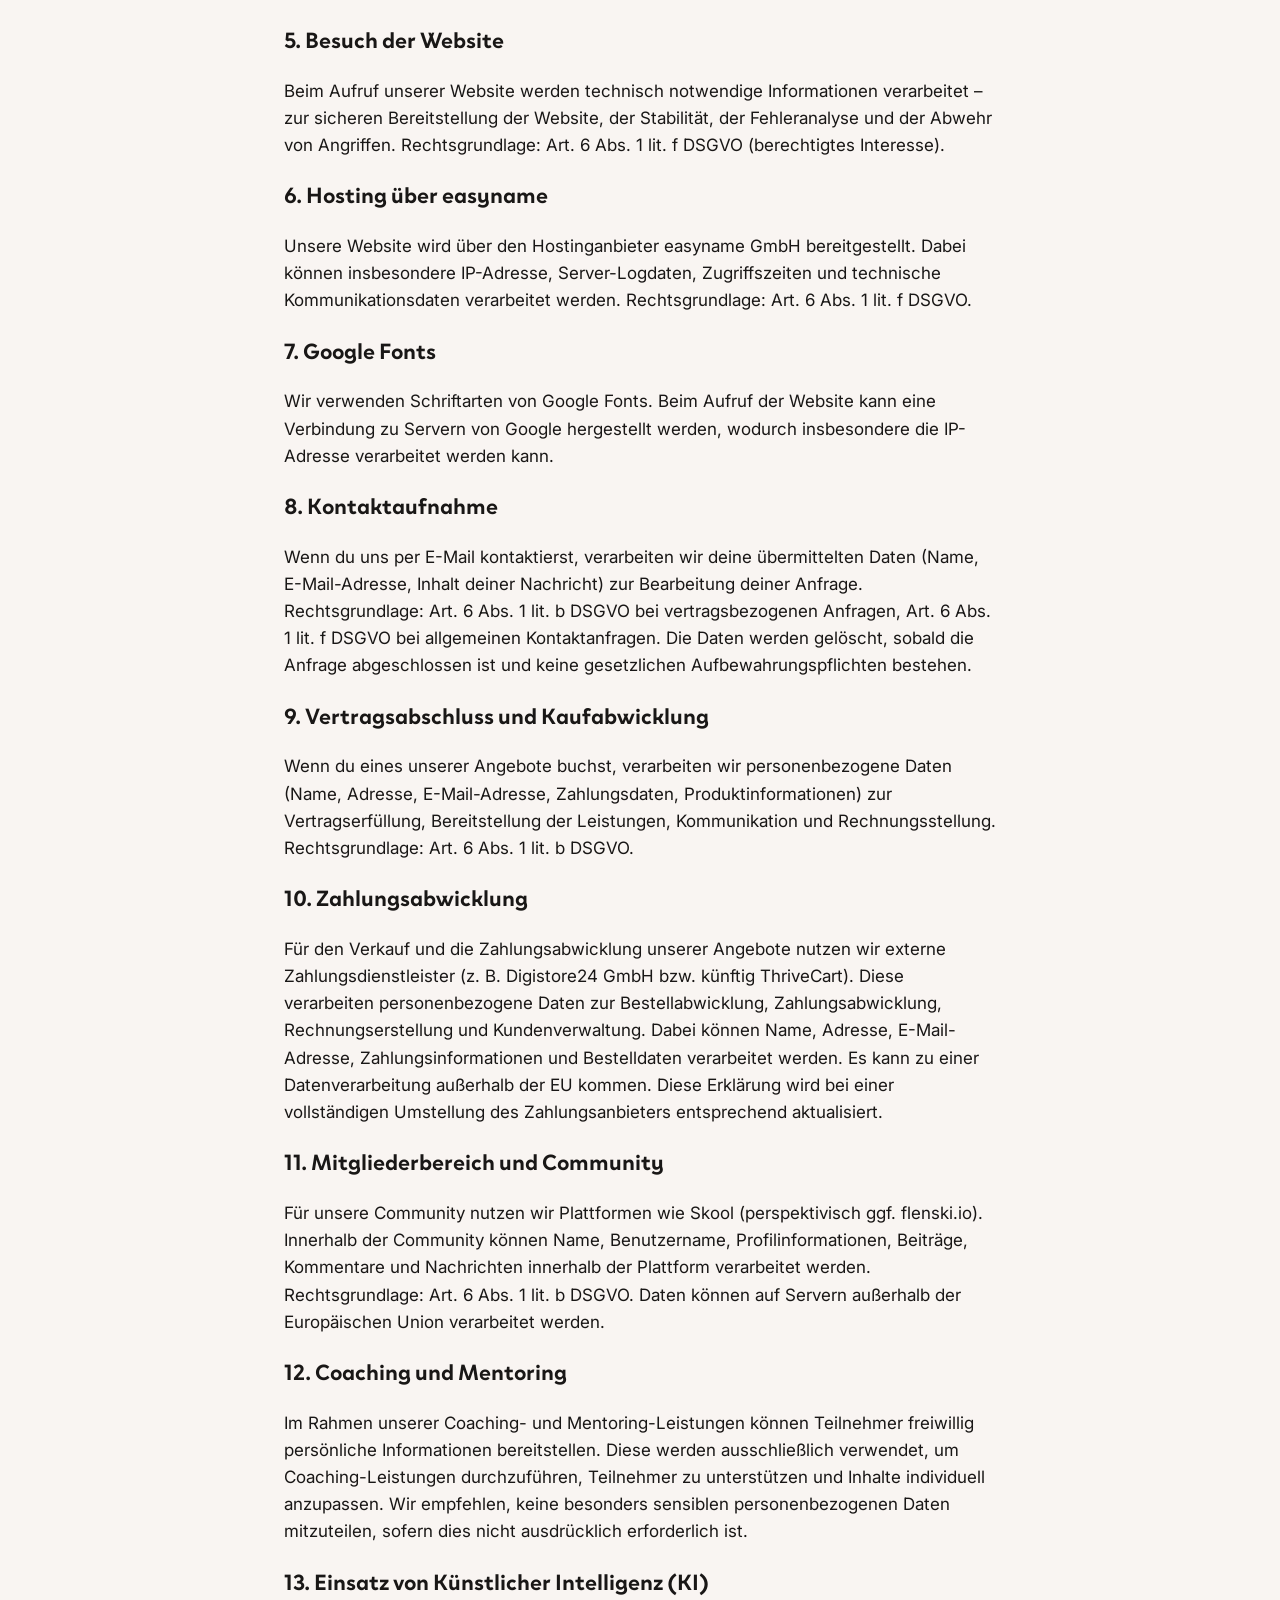
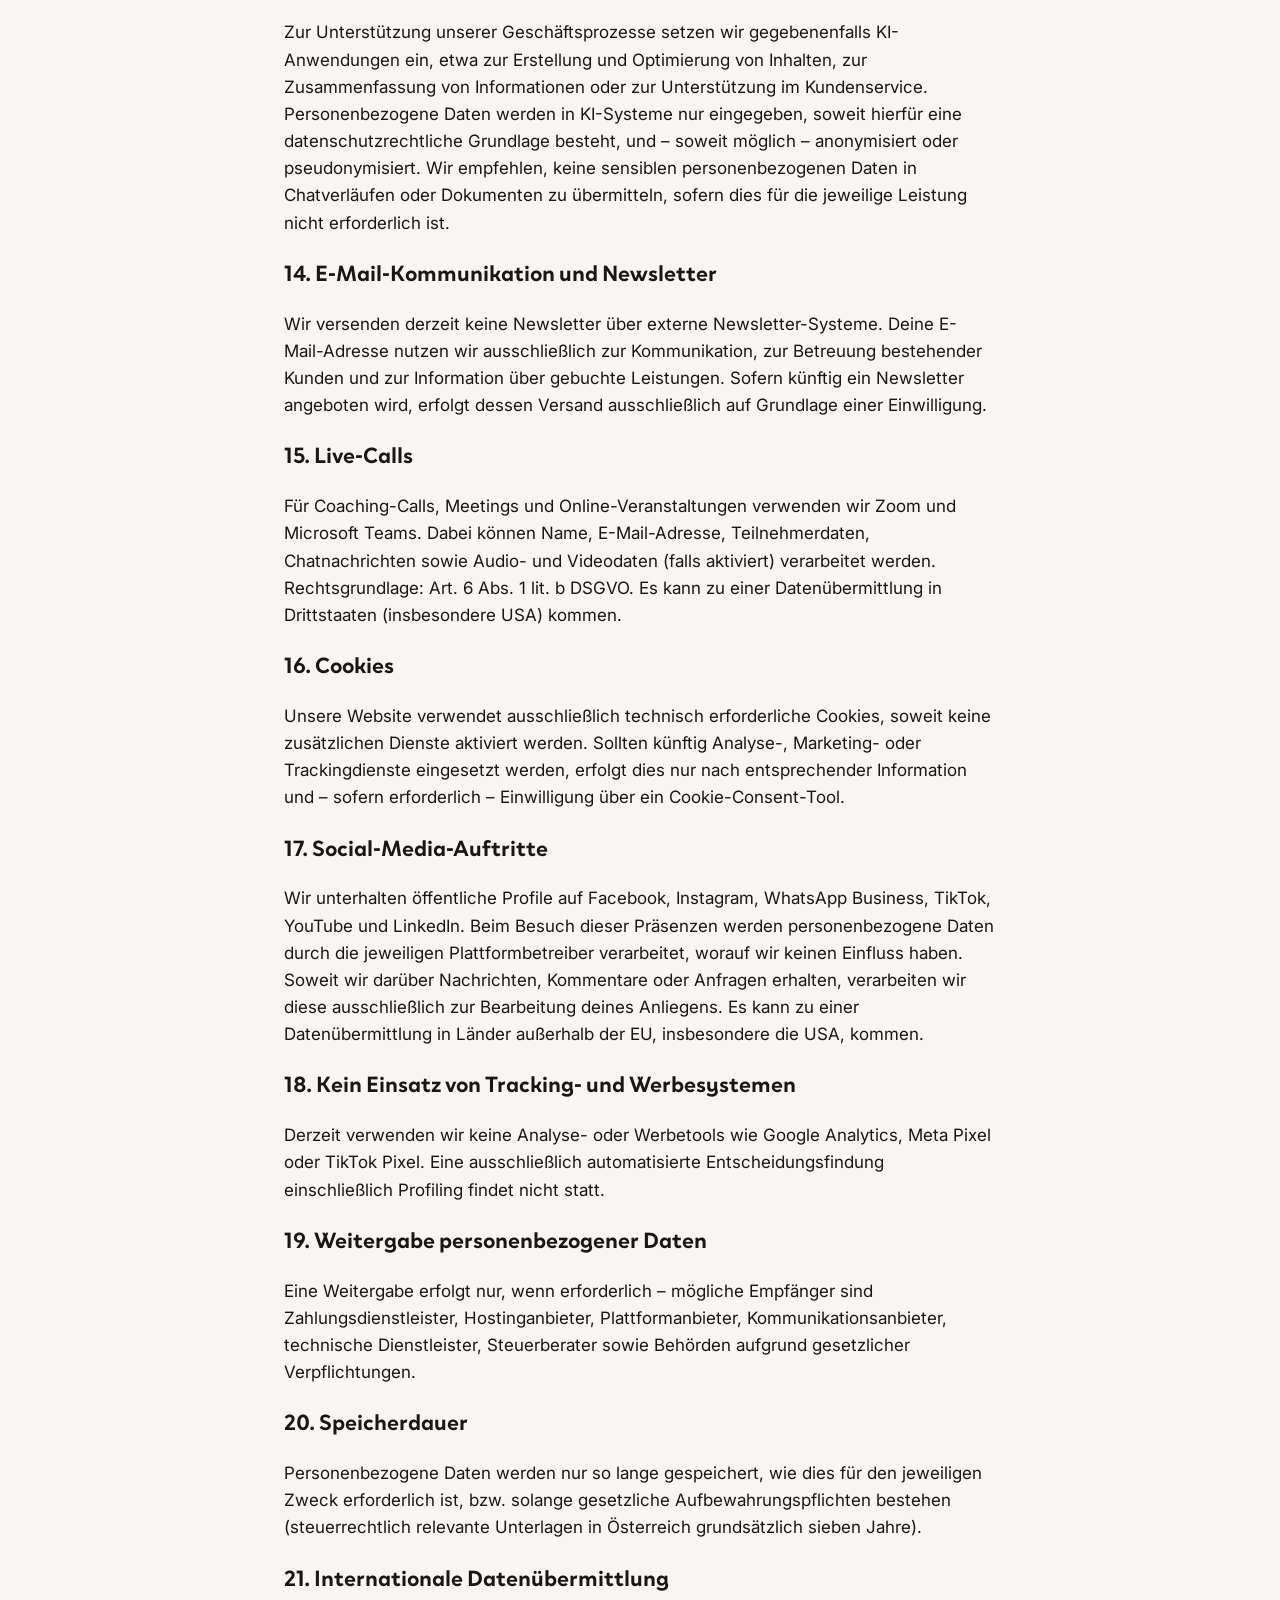
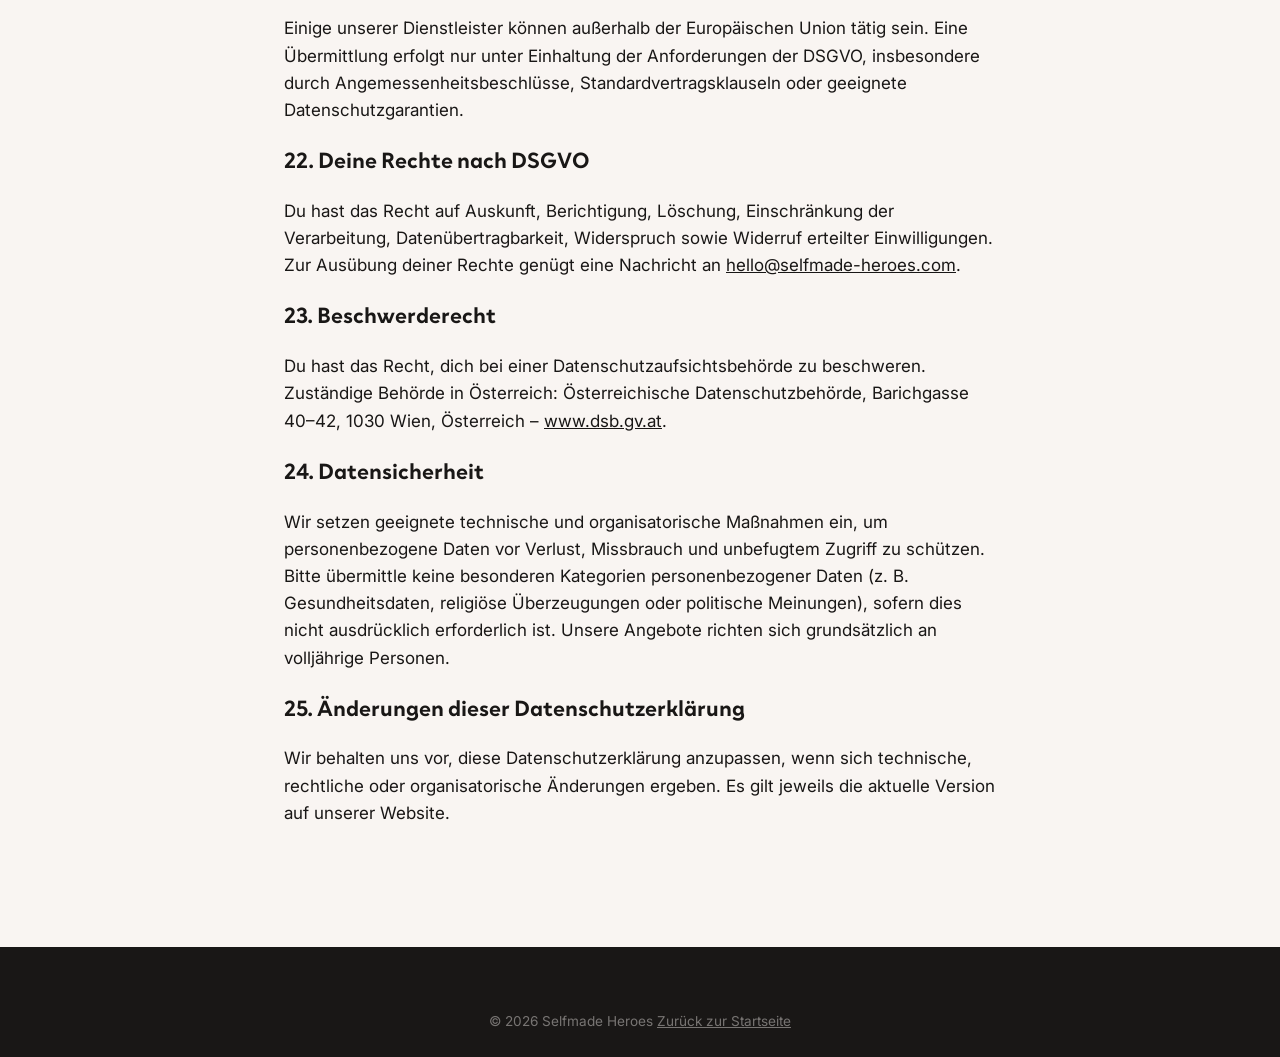
<file: datenschutz.html>
<!doctype html>
<html lang="de">
<head>
<meta charset="UTF-8">
<meta name="viewport" content="width=device-width, initial-scale=1">
<title>Datenschutz – Selfmade Heroes</title>
<link href="https://fonts.googleapis.com/css2?family=Inter:wght@400;500;600;700&display=swap" rel="stylesheet">
<link rel="stylesheet" href="css/style.css?v=7">
</head>
<body>
<header class="site-header">
  <div class="wrap">
    <a href="index.html" class="brand"><img src="assets/logo/logo-icon-wordmark.svg" alt="Selfmade Heroes"></a>
  </div>
</header>
<main>
  <section>
    <div class="wrap" style="max-width:760px;">
      <h1>Datenschutzerklärung</h1>
      <p class="lede">Stand: 27.07.2026</p>

      <h3>1. Allgemeine Hinweise</h3>
      <p>Der Schutz deiner personenbezogenen Daten ist uns ein wichtiges Anliegen. Wir verarbeiten personenbezogene Daten ausschließlich nach den Vorgaben der Datenschutz-Grundverordnung (DSGVO), des österreichischen Datenschutzgesetzes (DSG) sowie sonstiger anwendbarer Datenschutzbestimmungen.</p>
      <p>Diese Datenschutzerklärung informiert dich darüber, welche personenbezogenen Daten wir verarbeiten, zu welchen Zwecken dies erfolgt und welche Rechte dir zustehen.</p>
      <p>Wir verarbeiten personenbezogene Daten insbesondere auf Grundlage von Art. 6 Abs. 1 lit. a DSGVO (Einwilligung), lit. b (Vertrag), lit. c (gesetzliche Verpflichtung) und lit. f (berechtigtes Interesse).</p>

      <h3>2. Verantwortlicher</h3>
      <p>Verantwortlicher für die Verarbeitung personenbezogener Daten auf dieser Website ist:</p>
      <p>Selfmade Heroes<br>
      Inhaber: Gerhard Sendelj<br>
      Einzelunternehmen<br>
      Neilreichgasse 95-99/1/11, 1100 Wien, Österreich<br>
      E-Mail: <a href="mailto:hello@selfmade-heroes.com">hello@selfmade-heroes.com</a><br>
      Website: <a href="https://selfmade-heroes.com/">https://selfmade-heroes.com/</a></p>

      <h3>3. Grundsätze der Verarbeitung</h3>
      <p>Wir verarbeiten personenbezogene Daten nur, wenn hierfür eine gesetzliche Grundlage besteht – insbesondere zur Erfüllung vertraglicher Verpflichtungen, zur Durchführung unserer Coaching- und Mentoring-Leistungen, zur Bereitstellung unseres Mitgliederbereichs, zur Kommunikation mit Interessenten und Kunden, aufgrund deiner Einwilligung sowie aufgrund berechtigter Interessen.</p>

      <h3>4. Welche Daten werden verarbeitet?</h3>
      <p>Je nach Nutzung unserer Website und Angebote können folgende personenbezogene Daten verarbeitet werden:</p>
      <p><strong>Interessenten:</strong> Name, E-Mail-Adresse, Telefonnummer (falls angegeben), Nachrichteninhalte, Informationen aus Beratungsgesprächen.<br>
      <strong>Kunden:</strong> Name, Rechnungsdaten, Adresse, E-Mail-Adresse, Zahlungsinformationen, gebuchte Produkte und Programme, Vertragsdaten.<br>
      <strong>Community-Mitglieder:</strong> Name, Benutzername, Profilinformationen, Beiträge, Kommentare, Interaktionen innerhalb der Community.</p>
      <p>Beim Besuch der Website können automatisch folgende Daten verarbeitet werden: IP-Adresse, Datum und Uhrzeit des Zugriffs, Browsertyp, Betriebssystem, technische Informationen über das Endgerät.</p>

      <h3>5. Besuch der Website</h3>
      <p>Beim Aufruf unserer Website werden technisch notwendige Informationen verarbeitet – zur sicheren Bereitstellung der Website, der Stabilität, der Fehleranalyse und der Abwehr von Angriffen. Rechtsgrundlage: Art. 6 Abs. 1 lit. f DSGVO (berechtigtes Interesse).</p>

      <h3>6. Hosting über easyname</h3>
      <p>Unsere Website wird über den Hostinganbieter easyname GmbH bereitgestellt. Dabei können insbesondere IP-Adresse, Server-Logdaten, Zugriffszeiten und technische Kommunikationsdaten verarbeitet werden. Rechtsgrundlage: Art. 6 Abs. 1 lit. f DSGVO.</p>

      <h3>7. Google Fonts</h3>
      <p>Wir verwenden Schriftarten von Google Fonts. Beim Aufruf der Website kann eine Verbindung zu Servern von Google hergestellt werden, wodurch insbesondere die IP-Adresse verarbeitet werden kann.</p>

      <h3>8. Kontaktaufnahme</h3>
      <p>Wenn du uns per E-Mail kontaktierst, verarbeiten wir deine übermittelten Daten (Name, E-Mail-Adresse, Inhalt deiner Nachricht) zur Bearbeitung deiner Anfrage. Rechtsgrundlage: Art. 6 Abs. 1 lit. b DSGVO bei vertragsbezogenen Anfragen, Art. 6 Abs. 1 lit. f DSGVO bei allgemeinen Kontaktanfragen. Die Daten werden gelöscht, sobald die Anfrage abgeschlossen ist und keine gesetzlichen Aufbewahrungspflichten bestehen.</p>

      <h3>9. Vertragsabschluss und Kaufabwicklung</h3>
      <p>Wenn du eines unserer Angebote buchst, verarbeiten wir personenbezogene Daten (Name, Adresse, E-Mail-Adresse, Zahlungsdaten, Produktinformationen) zur Vertragserfüllung, Bereitstellung der Leistungen, Kommunikation und Rechnungsstellung. Rechtsgrundlage: Art. 6 Abs. 1 lit. b DSGVO.</p>

      <h3>10. Zahlungsabwicklung</h3>
      <p>Für den Verkauf und die Zahlungsabwicklung unserer Angebote nutzen wir externe Zahlungsdienstleister (z.&nbsp;B. Digistore24 GmbH bzw. künftig ThriveCart). Diese verarbeiten personenbezogene Daten zur Bestellabwicklung, Zahlungsabwicklung, Rechnungserstellung und Kundenverwaltung. Dabei können Name, Adresse, E-Mail-Adresse, Zahlungsinformationen und Bestelldaten verarbeitet werden. Es kann zu einer Datenverarbeitung außerhalb der EU kommen. Diese Erklärung wird bei einer vollständigen Umstellung des Zahlungsanbieters entsprechend aktualisiert.</p>

      <h3>11. Mitgliederbereich und Community</h3>
      <p>Für unsere Community nutzen wir Plattformen wie Skool (perspektivisch ggf. flenski.io). Innerhalb der Community können Name, Benutzername, Profilinformationen, Beiträge, Kommentare und Nachrichten innerhalb der Plattform verarbeitet werden. Rechtsgrundlage: Art. 6 Abs. 1 lit. b DSGVO. Daten können auf Servern außerhalb der Europäischen Union verarbeitet werden.</p>

      <h3>12. Coaching und Mentoring</h3>
      <p>Im Rahmen unserer Coaching- und Mentoring-Leistungen können Teilnehmer freiwillig persönliche Informationen bereitstellen. Diese werden ausschließlich verwendet, um Coaching-Leistungen durchzuführen, Teilnehmer zu unterstützen und Inhalte individuell anzupassen. Wir empfehlen, keine besonders sensiblen personenbezogenen Daten mitzuteilen, sofern dies nicht ausdrücklich erforderlich ist.</p>

      <h3>13. Einsatz von Künstlicher Intelligenz (KI)</h3>
      <p>Zur Unterstützung unserer Geschäftsprozesse setzen wir gegebenenfalls KI-Anwendungen ein, etwa zur Erstellung und Optimierung von Inhalten, zur Zusammenfassung von Informationen oder zur Unterstützung im Kundenservice. Personenbezogene Daten werden in KI-Systeme nur eingegeben, soweit hierfür eine datenschutzrechtliche Grundlage besteht, und – soweit möglich – anonymisiert oder pseudonymisiert. Wir empfehlen, keine sensiblen personenbezogenen Daten in Chatverläufen oder Dokumenten zu übermitteln, sofern dies für die jeweilige Leistung nicht erforderlich ist.</p>

      <h3>14. E-Mail-Kommunikation und Newsletter</h3>
      <p>Wir versenden derzeit keine Newsletter über externe Newsletter-Systeme. Deine E-Mail-Adresse nutzen wir ausschließlich zur Kommunikation, zur Betreuung bestehender Kunden und zur Information über gebuchte Leistungen. Sofern künftig ein Newsletter angeboten wird, erfolgt dessen Versand ausschließlich auf Grundlage einer Einwilligung.</p>

      <h3>15. Live-Calls</h3>
      <p>Für Coaching-Calls, Meetings und Online-Veranstaltungen verwenden wir Zoom und Microsoft Teams. Dabei können Name, E-Mail-Adresse, Teilnehmerdaten, Chatnachrichten sowie Audio- und Videodaten (falls aktiviert) verarbeitet werden. Rechtsgrundlage: Art. 6 Abs. 1 lit. b DSGVO. Es kann zu einer Datenübermittlung in Drittstaaten (insbesondere USA) kommen.</p>

      <h3>16. Cookies</h3>
      <p>Unsere Website verwendet ausschließlich technisch erforderliche Cookies, soweit keine zusätzlichen Dienste aktiviert werden. Sollten künftig Analyse-, Marketing- oder Trackingdienste eingesetzt werden, erfolgt dies nur nach entsprechender Information und – sofern erforderlich – Einwilligung über ein Cookie-Consent-Tool.</p>

      <h3>17. Social-Media-Auftritte</h3>
      <p>Wir unterhalten öffentliche Profile auf Facebook, Instagram, WhatsApp Business, TikTok, YouTube und LinkedIn. Beim Besuch dieser Präsenzen werden personenbezogene Daten durch die jeweiligen Plattformbetreiber verarbeitet, worauf wir keinen Einfluss haben. Soweit wir darüber Nachrichten, Kommentare oder Anfragen erhalten, verarbeiten wir diese ausschließlich zur Bearbeitung deines Anliegens. Es kann zu einer Datenübermittlung in Länder außerhalb der EU, insbesondere die USA, kommen.</p>

      <h3>18. Kein Einsatz von Tracking- und Werbesystemen</h3>
      <p>Derzeit verwenden wir keine Analyse- oder Werbetools wie Google Analytics, Meta Pixel oder TikTok Pixel. Eine ausschließlich automatisierte Entscheidungsfindung einschließlich Profiling findet nicht statt.</p>

      <h3>19. Weitergabe personenbezogener Daten</h3>
      <p>Eine Weitergabe erfolgt nur, wenn erforderlich – mögliche Empfänger sind Zahlungsdienstleister, Hostinganbieter, Plattformanbieter, Kommunikationsanbieter, technische Dienstleister, Steuerberater sowie Behörden aufgrund gesetzlicher Verpflichtungen.</p>

      <h3>20. Speicherdauer</h3>
      <p>Personenbezogene Daten werden nur so lange gespeichert, wie dies für den jeweiligen Zweck erforderlich ist, bzw. solange gesetzliche Aufbewahrungspflichten bestehen (steuerrechtlich relevante Unterlagen in Österreich grundsätzlich sieben Jahre).</p>

      <h3>21. Internationale Datenübermittlung</h3>
      <p>Einige unserer Dienstleister können außerhalb der Europäischen Union tätig sein. Eine Übermittlung erfolgt nur unter Einhaltung der Anforderungen der DSGVO, insbesondere durch Angemessenheitsbeschlüsse, Standardvertragsklauseln oder geeignete Datenschutzgarantien.</p>

      <h3>22. Deine Rechte nach DSGVO</h3>
      <p>Du hast das Recht auf Auskunft, Berichtigung, Löschung, Einschränkung der Verarbeitung, Datenübertragbarkeit, Widerspruch sowie Widerruf erteilter Einwilligungen. Zur Ausübung deiner Rechte genügt eine Nachricht an <a href="mailto:hello@selfmade-heroes.com">hello@selfmade-heroes.com</a>.</p>

      <h3>23. Beschwerderecht</h3>
      <p>Du hast das Recht, dich bei einer Datenschutzaufsichtsbehörde zu beschweren. Zuständige Behörde in Österreich: Österreichische Datenschutzbehörde, Barichgasse 40–42, 1030 Wien, Österreich – <a href="https://www.dsb.gv.at" target="_blank" rel="noopener">www.dsb.gv.at</a>.</p>

      <h3>24. Datensicherheit</h3>
      <p>Wir setzen geeignete technische und organisatorische Maßnahmen ein, um personenbezogene Daten vor Verlust, Missbrauch und unbefugtem Zugriff zu schützen. Bitte übermittle keine besonderen Kategorien personenbezogener Daten (z.&nbsp;B. Gesundheitsdaten, religiöse Überzeugungen oder politische Meinungen), sofern dies nicht ausdrücklich erforderlich ist. Unsere Angebote richten sich grundsätzlich an volljährige Personen.</p>

      <h3>25. Änderungen dieser Datenschutzerklärung</h3>
      <p>Wir behalten uns vor, diese Datenschutzerklärung anzupassen, wenn sich technische, rechtliche oder organisatorische Änderungen ergeben. Es gilt jeweils die aktuelle Version auf unserer Website.</p>
    </div>
  </section>
</main>
<footer class="site-footer">
  <div class="wrap footer-bottom">
    <span>© 2026 Selfmade Heroes</span>
    <a href="index.html">Zurück zur Startseite</a>
  </div>
</footer>
</body>
</html>
</file>
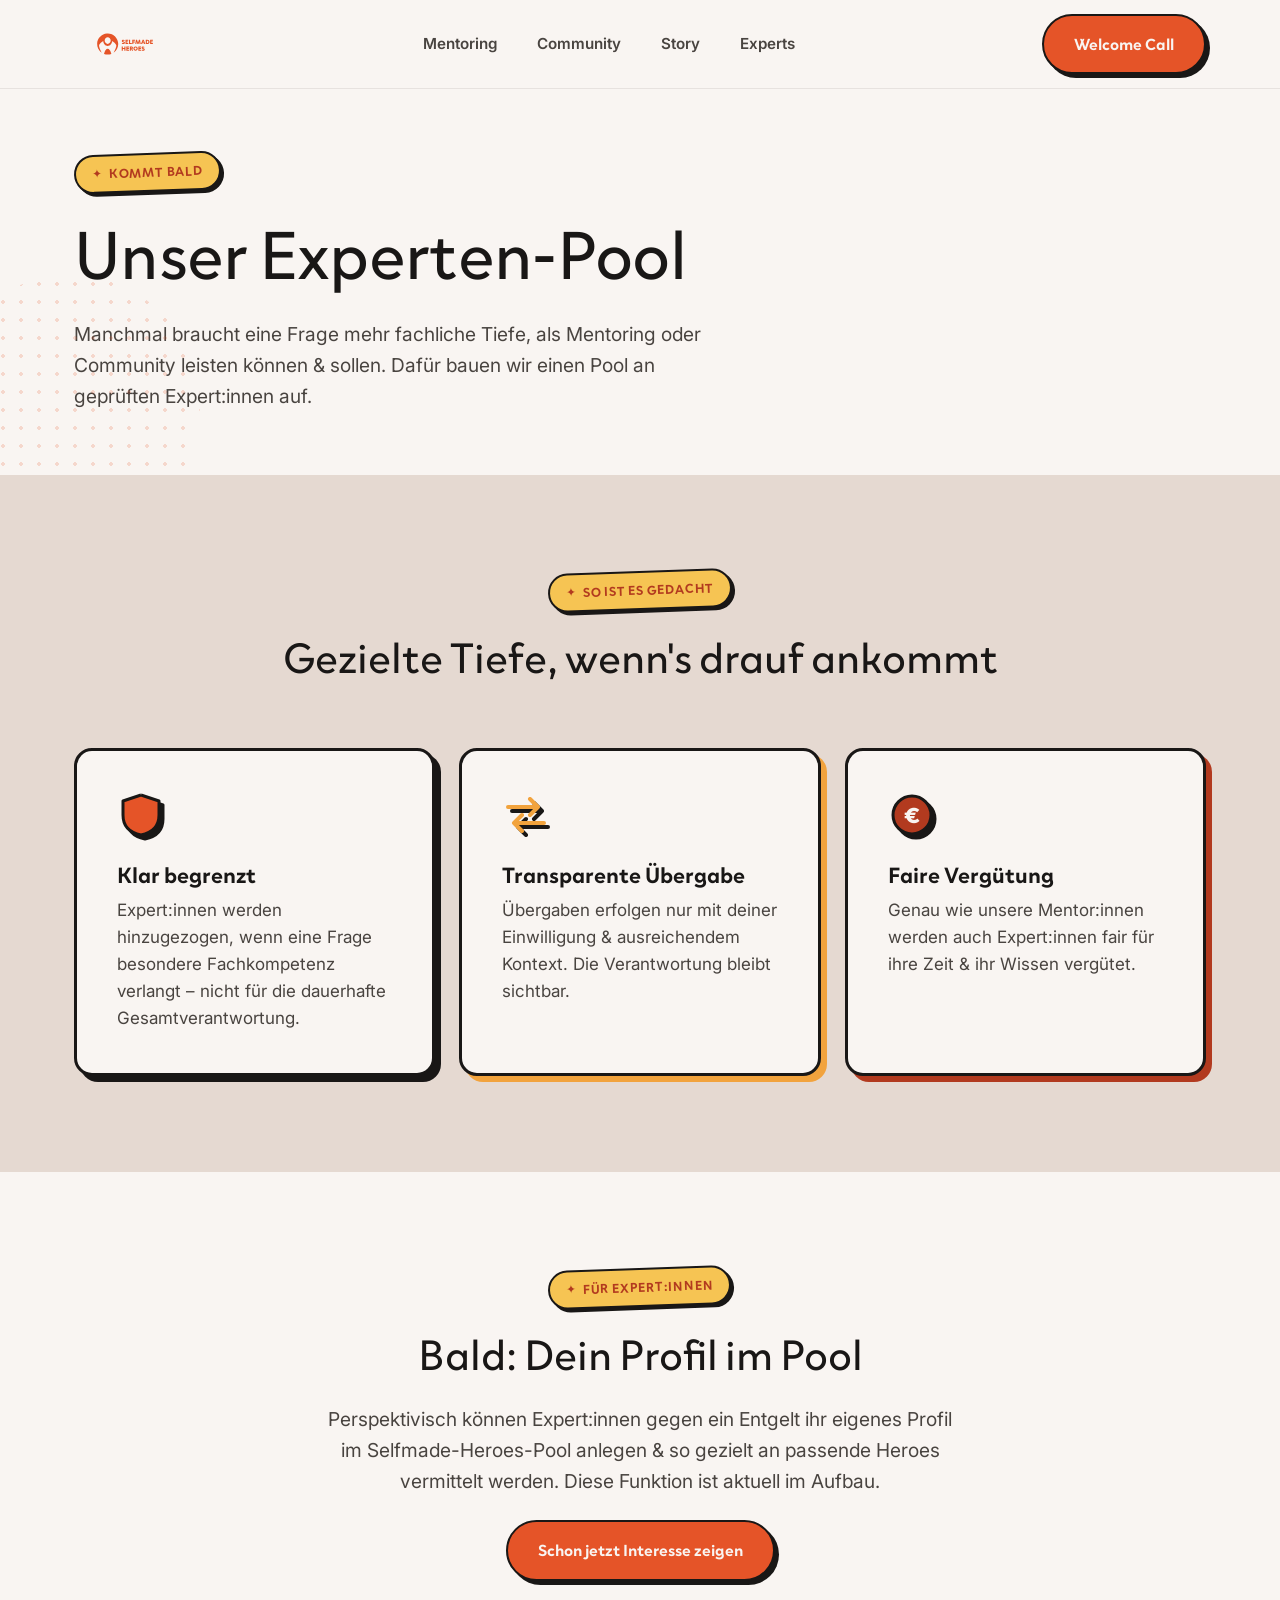
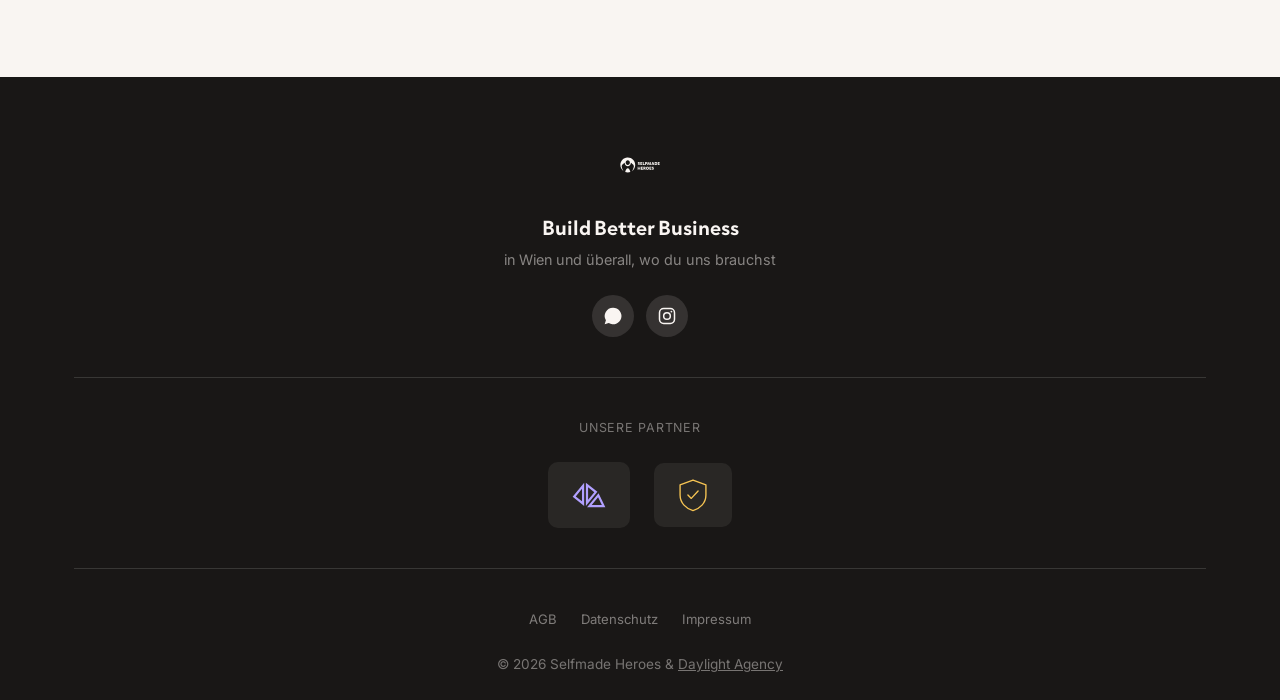
<file: experts.html>
<!doctype html>
<html lang="de">
<head>
<meta charset="UTF-8">
<meta name="viewport" content="width=device-width, initial-scale=1">
<title>Experts – Selfmade Heroes</title>
<meta name="description" content="Gezielte fachliche Ergänzung für unsere Heroes – unser Experten-Pool startet bald.">
<link rel="preconnect" href="https://fonts.googleapis.com">
<link rel="preconnect" href="https://fonts.gstatic.com" crossorigin>
<link href="https://fonts.googleapis.com/css2?family=Inter:wght@400;500;600;700&display=swap" rel="stylesheet">
<link rel="stylesheet" href="css/style.css?v=7">
</head>
<body>

<header class="site-header">
  <div class="wrap">
    <a href="index.html" class="brand">
      <img src="assets/logo/logo-icon-wordmark.svg" alt="Selfmade Heroes">
    </a>
    <nav>
      <ul class="nav-links">
        <li><a href="mentoring.html">Mentoring</a></li>
        <li><a href="community.html">Community</a></li>
        <li><a href="story.html">Story</a></li>
        <li><a href="experts.html">Experts</a></li>
      </ul>
    </nav>
    <div class="nav-cta">
      <a href="mentoring.html#pilot" class="btn btn-primary">Welcome Call</a>
    </div>
    <button class="nav-toggle" aria-label="Menü öffnen" aria-expanded="false">
      <span></span><span></span><span></span>
    </button>
  </div>
  <div class="mobile-nav">
    <ul>
      <li><a href="mentoring.html">Mentoring</a></li>
      <li><a href="community.html">Community</a></li>
      <li><a href="story.html">Story</a></li>
      <li><a href="experts.html">Experts</a></li>
    </ul>
    <a href="mentoring.html#pilot" class="btn btn-primary" style="width:100%; justify-content:center;">Welcome Call buchen</a>
  </div>
</header>

<main>

  <!-- INTRO -->
  <section class="hero" style="padding-bottom: var(--space-4);">
    <div class="wrap" style="display:block;">
      <span class="eyebrow">Kommt bald</span>
      <h1>Unser Experten-Pool</h1>
      <p class="lede">Manchmal braucht eine Frage mehr fachliche Tiefe, als Mentoring oder Community leisten können & sollen. Dafür bauen wir einen Pool an geprüften Expert:innen auf.</p>
    </div>
  </section>

  <section class="section-alt">
    <div class="wrap">
      <div class="section-head">
        <span class="eyebrow">So ist es gedacht</span>
        <h2>Gezielte Tiefe, wenn's drauf ankommt</h2>
      </div>
      <div class="grid grid-3">
        <div class="card">
          <div class="card-icon">
            <svg class="icon-comic" viewBox="0 0 48 48" width="48" height="48" aria-hidden="true">
              <path style="fill:var(--color-primary); stroke:var(--color-ink); stroke-width:3; stroke-linejoin:round;" d="M24 4 L42 10 V24 c0 12-8 18-18 20-10-2-18-8-18-20V10z"/>
            </svg>
          </div>
          <h3>Klar begrenzt</h3>
          <p>Expert:innen werden hinzugezogen, wenn eine Frage besondere Fachkompetenz verlangt – nicht für die dauerhafte Gesamtverantwortung.</p>
        </div>
        <div class="card">
          <div class="card-icon">
            <svg class="icon-comic" viewBox="0 0 48 48" width="48" height="48" aria-hidden="true">
              <path style="fill:none; stroke:var(--color-amber); stroke-width:4; stroke-linecap:round; stroke-linejoin:round;" d="M6 16h30M28 8l8 8-8 8"/>
              <path style="fill:none; stroke:var(--color-amber); stroke-width:4; stroke-linecap:round; stroke-linejoin:round;" d="M42 32H12M20 24l-8 8 8 8"/>
            </svg>
          </div>
          <h3>Transparente Übergabe</h3>
          <p>Übergaben erfolgen nur mit deiner Einwilligung & ausreichendem Kontext. Die Verantwortung bleibt sichtbar.</p>
        </div>
        <div class="card">
          <div class="card-icon">
            <svg class="icon-comic" viewBox="0 0 48 48" width="48" height="48" aria-hidden="true">
              <circle cx="24" cy="24" r="19" style="fill:var(--color-rust); stroke:var(--color-ink); stroke-width:3;"/>
              <text x="24" y="32" text-anchor="middle" style="font-family:var(--font-display); font-weight:900; font-size:22px; fill:var(--color-paper);">€</text>
            </svg>
          </div>
          <h3>Faire Vergütung</h3>
          <p>Genau wie unsere Mentor:innen werden auch Expert:innen fair für ihre Zeit & ihr Wissen vergütet.</p>
        </div>
      </div>
    </div>
  </section>

  <section>
    <div class="wrap" style="max-width: 700px; margin: 0 auto; text-align: center;">
      <span class="eyebrow">Für Expert:innen</span>
      <h2>Bald: Dein Profil im Pool</h2>
      <p class="lede center">Perspektivisch können Expert:innen gegen ein Entgelt ihr eigenes Profil im Selfmade-Heroes-Pool anlegen & so gezielt an passende Heroes vermittelt werden. Diese Funktion ist aktuell im Aufbau.</p>
      <a href="mailto:hello@selfmade-heroes.com?subject=Interesse%20am%20Experten-Pool" class="btn btn-primary">Schon jetzt Interesse zeigen</a>
    </div>
  </section>

</main>

<footer class="site-footer">
  <div class="wrap">
    <div class="footer-main">
      <a href="index.html" class="footer-brand" role="img" aria-label="Selfmade Heroes">
        <span class="footer-brand-mark"></span>
      </a>
      <p class="footer-slogan">Build Better Business</p>
      <p class="footer-location">in Wien und überall, wo du uns brauchst</p>
      <div class="footer-social">
        <a href="#" target="_blank" rel="noopener" aria-label="WhatsApp Gruppe" class="social-icon"><svg viewBox="0 0 24 24" width="20" height="20" fill="currentColor" aria-hidden="true"><path d="M17.5 14.4c-.3-.1-1.7-.8-1.9-.9-.3-.1-.4-.1-.6.1-.2.3-.7.9-.8 1-.2.2-.3.2-.5.1-.3-.1-1.2-.4-2.3-1.4-.8-.7-1.4-1.6-1.6-1.9-.2-.3 0-.5.1-.6.1-.1.3-.3.4-.5.1-.1.2-.3.3-.4.1-.2 0-.3 0-.5-.1-.1-.6-1.5-.8-2-.2-.5-.4-.4-.6-.4h-.5c-.2 0-.5.1-.7.3-.3.3-1 1-1 2.4s1 2.8 1.2 3c.1.2 2 3.1 5 4.3.7.3 1.2.5 1.7.6.7.2 1.3.2 1.8.1.5-.1 1.7-.7 1.9-1.3.2-.7.2-1.2.2-1.3-.1-.1-.3-.2-.5-.3zM12 2a10 10 0 0 0-8.5 15.2L2 22l4.9-1.5A10 10 0 1 0 12 2z"/></svg></a>
        <a href="#" target="_blank" rel="noopener" aria-label="Instagram" class="social-icon"><svg viewBox="0 0 24 24" width="20" height="20" fill="none" stroke="currentColor" stroke-width="1.8" aria-hidden="true"><rect x="3" y="3" width="18" height="18" rx="5"/><circle cx="12" cy="12" r="4"/><circle cx="17.3" cy="6.7" r="1.1" fill="currentColor" stroke="none"/></svg></a>
      </div>
    </div>

    <div class="footer-partners">
      <span class="footer-partners-label">Unsere Partner</span>
      <div class="footer-partner-logos">
        <a href="https://daylight-agency.com" target="_blank" rel="noopener" class="partner-card" aria-label="Daylight Agency">
          <img src="assets/partner/Daylight_Logo.svg" alt="Daylight Agency">
        </a>
        <div class="partner-card" aria-label="Finanziell abgesichert" title="Finanziell abgesichert"><svg viewBox="0 0 100 100" width="34" height="34" fill="none" stroke="currentColor" stroke-width="4" aria-hidden="true"><path stroke-linejoin="round" d="M50 6 L88 20 V50 C88 74 70 90 50 96 C30 90 12 74 12 50 V20 Z"/><path stroke-linecap="round" stroke-linejoin="round" d="M35 50 l10 10 l20 -22"/></svg></div>
      </div>
    </div>

    <ul class="footer-legal-links">
      <li><a href="agb.html">AGB</a></li>
      <li><a href="datenschutz.html">Datenschutz</a></li>
      <li><a href="impressum.html">Impressum</a></li>
    </ul>

    <div class="footer-bottom">
      <span>&copy; 2026 Selfmade Heroes &amp; <a href="https://daylight-agency.com" target="_blank" rel="noopener">Daylight Agency</a></span>
    </div>
  </div>
</footer>

<script src="js/reveal.js"></script>
</body>
</html>
</file>
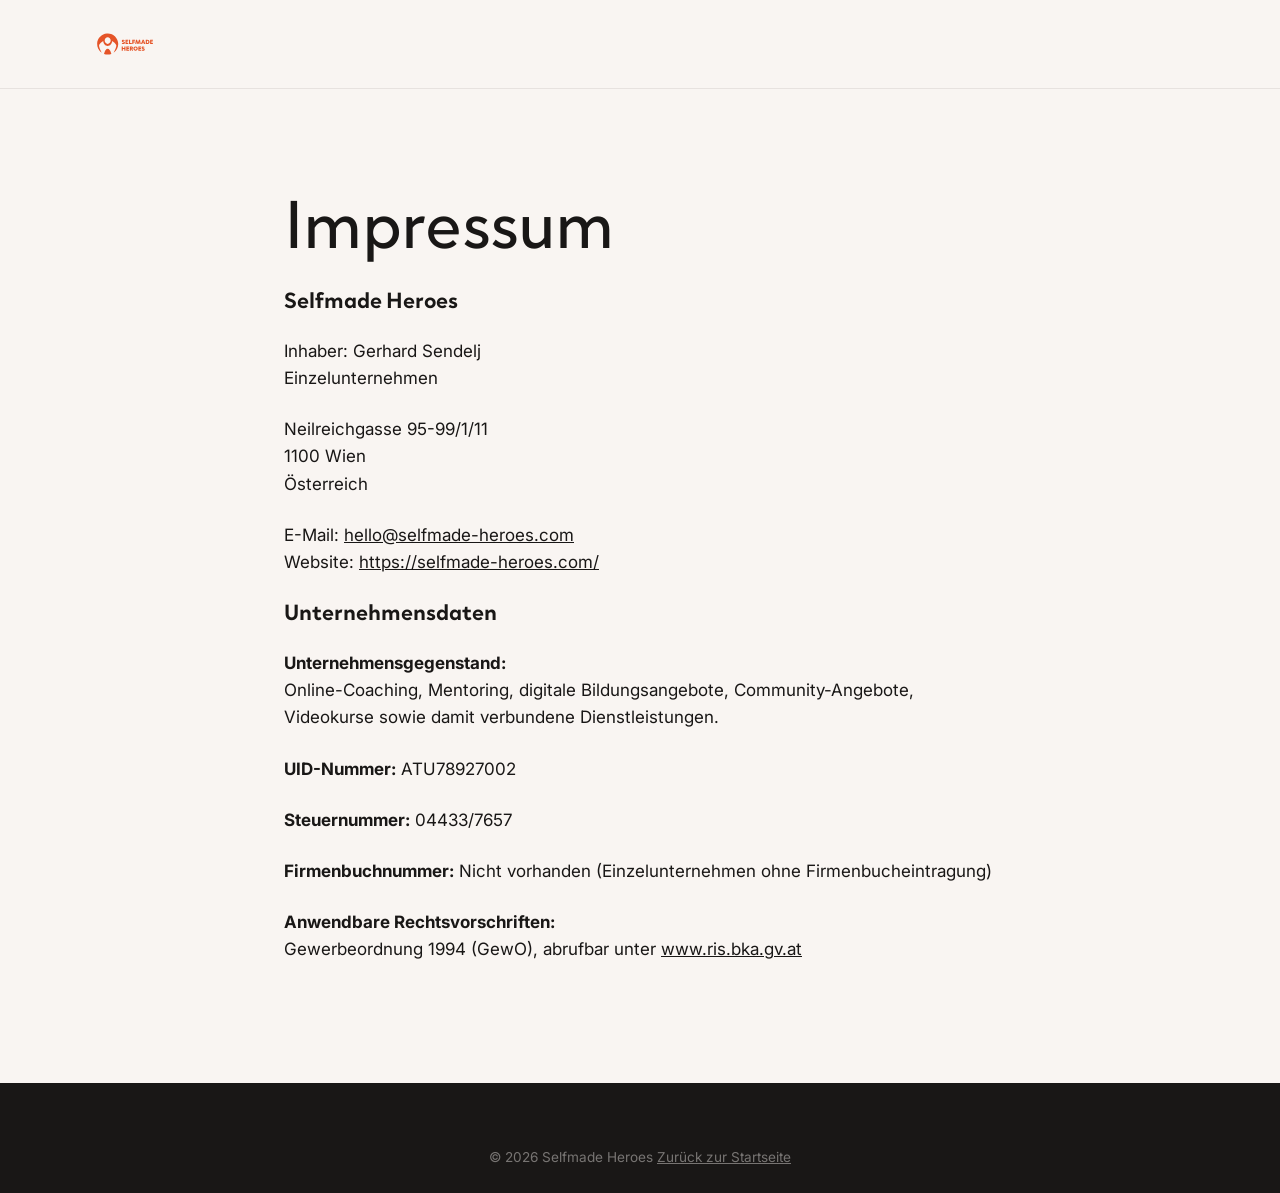
<file: impressum.html>
<!doctype html>
<html lang="de">
<head>
<meta charset="UTF-8">
<meta name="viewport" content="width=device-width, initial-scale=1">
<title>Impressum – Selfmade Heroes</title>
<link href="https://fonts.googleapis.com/css2?family=Inter:wght@400;500;600;700&display=swap" rel="stylesheet">
<link rel="stylesheet" href="css/style.css?v=7">
</head>
<body>
<header class="site-header">
  <div class="wrap">
    <a href="index.html" class="brand"><img src="assets/logo/logo-icon-wordmark.svg" alt="Selfmade Heroes"></a>
  </div>
</header>
<main>
  <section>
    <div class="wrap" style="max-width:760px;">
      <h1>Impressum</h1>

      <h3>Selfmade Heroes</h3>
      <p>Inhaber: Gerhard Sendelj<br>
      Einzelunternehmen</p>
      <p>Neilreichgasse 95-99/1/11<br>
      1100 Wien<br>
      Österreich</p>
      <p>E-Mail: <a href="mailto:hello@selfmade-heroes.com">hello@selfmade-heroes.com</a><br>
      Website: <a href="https://selfmade-heroes.com/">https://selfmade-heroes.com/</a></p>

      <h3>Unternehmensdaten</h3>
      <p><strong>Unternehmensgegenstand:</strong><br>
      Online-Coaching, Mentoring, digitale Bildungsangebote, Community-Angebote, Videokurse sowie damit verbundene Dienstleistungen.</p>
      <p><strong>UID-Nummer:</strong> ATU78927002</p>
      <p><strong>Steuernummer:</strong> 04433/7657</p>
      <p><strong>Firmenbuchnummer:</strong> Nicht vorhanden (Einzelunternehmen ohne Firmenbucheintragung)</p>
      <p><strong>Anwendbare Rechtsvorschriften:</strong><br>
      Gewerbeordnung 1994 (GewO), abrufbar unter <a href="https://www.ris.bka.gv.at" target="_blank" rel="noopener">www.ris.bka.gv.at</a></p>
    </div>
  </section>
</main>
<footer class="site-footer">
  <div class="wrap footer-bottom">
    <span>© 2026 Selfmade Heroes</span>
    <a href="index.html">Zurück zur Startseite</a>
  </div>
</footer>
</body>
</html>
</file>
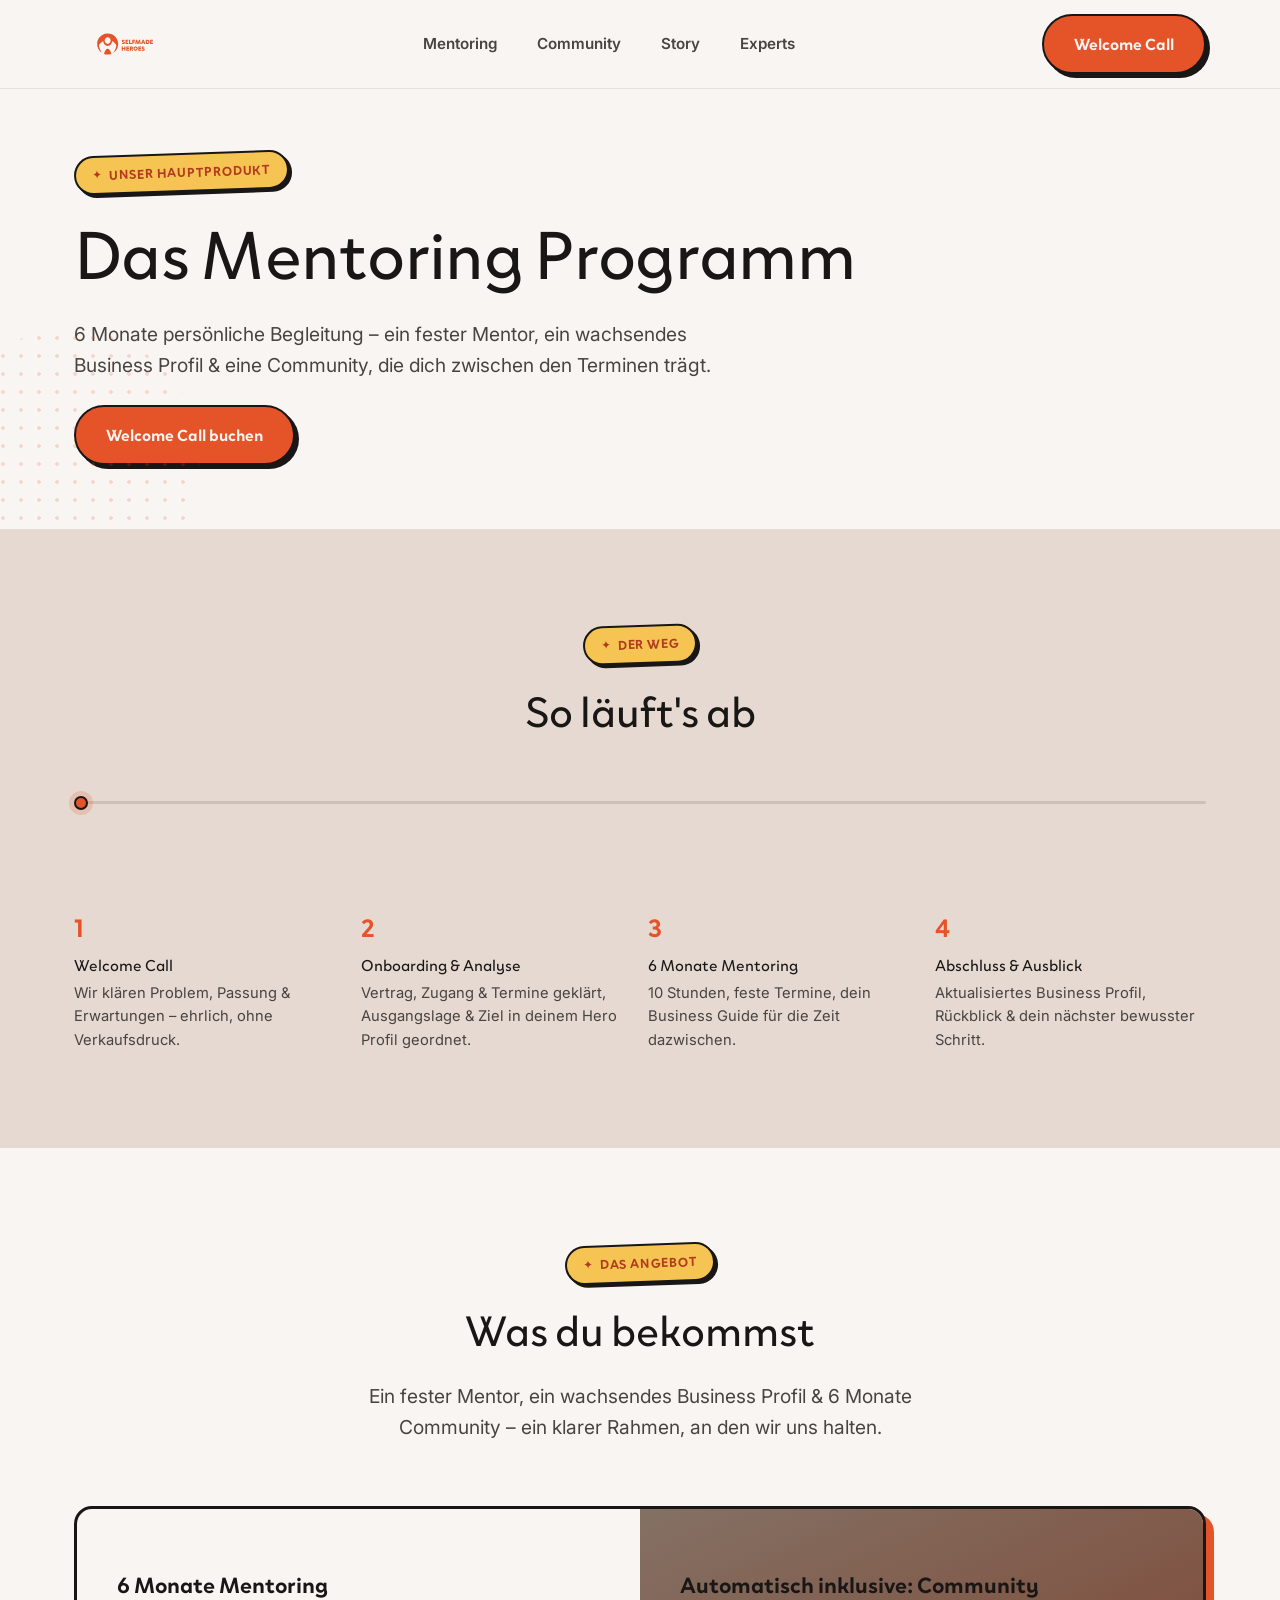
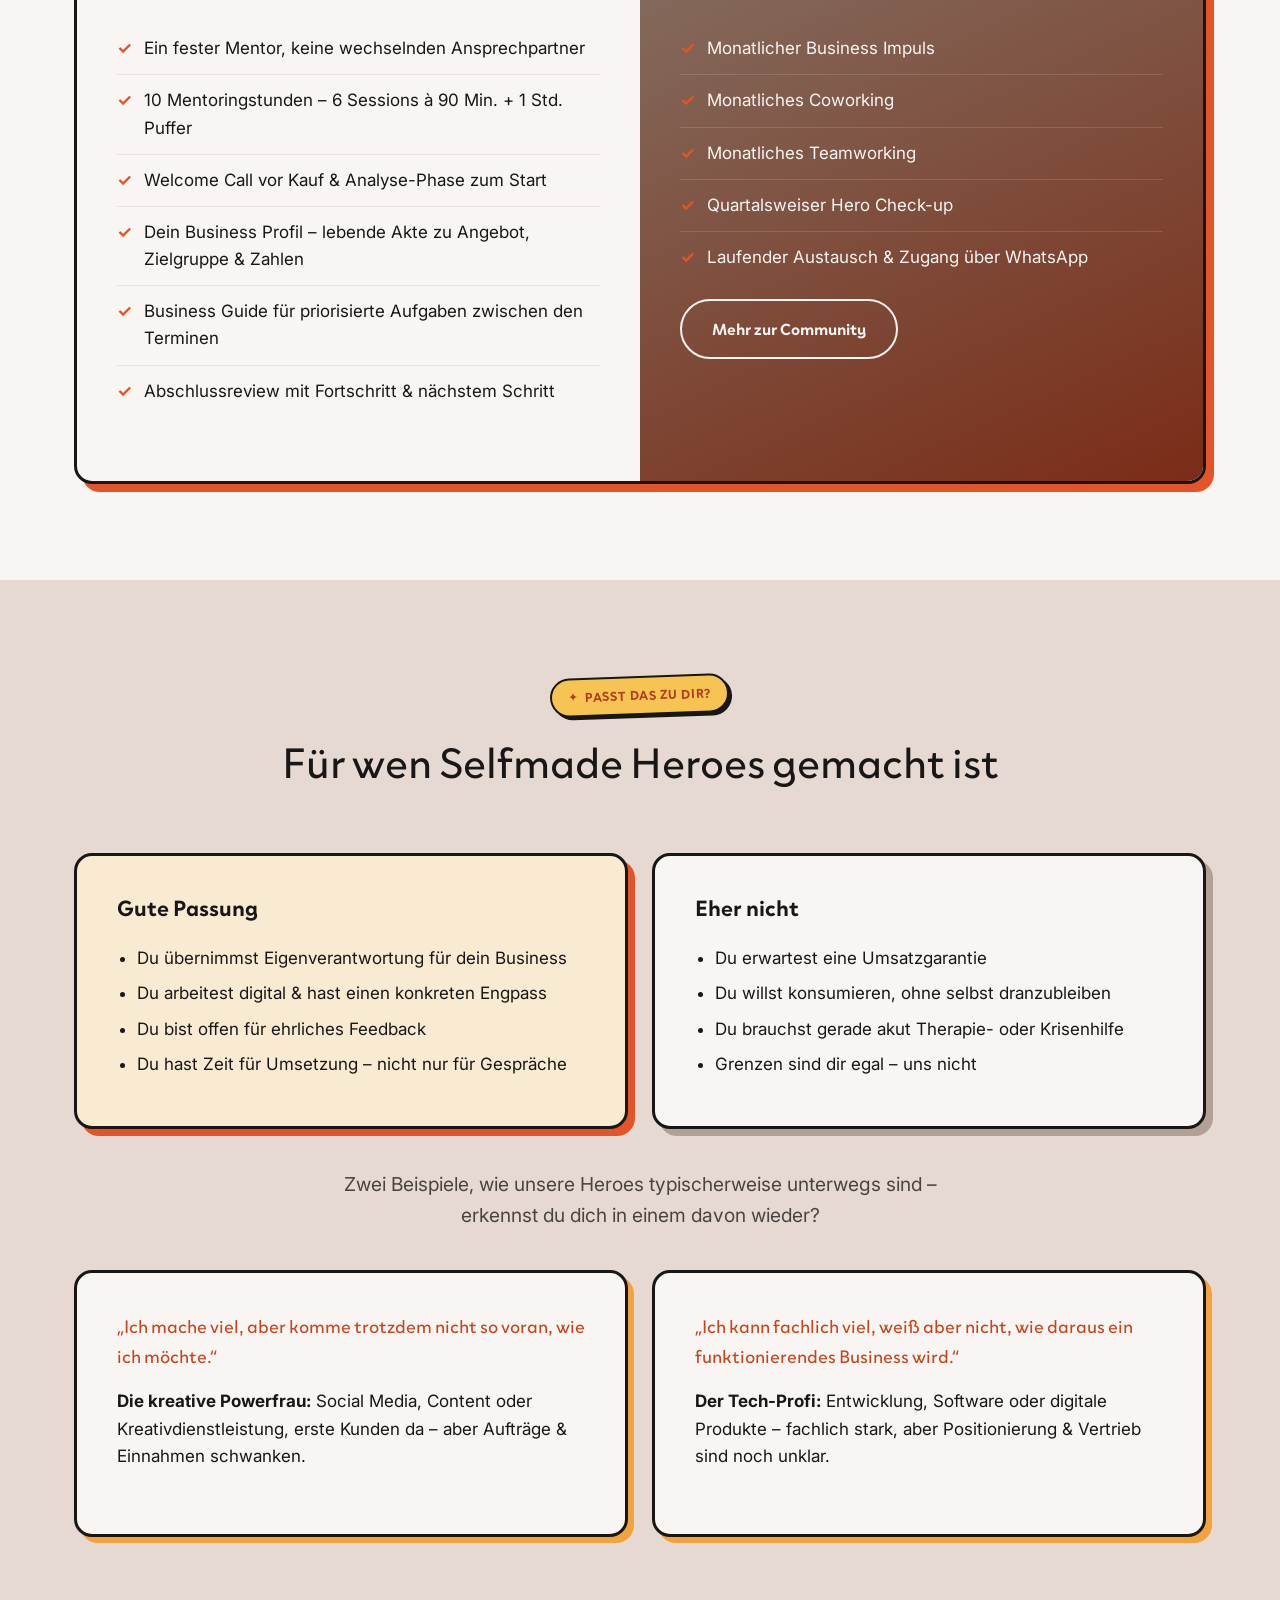
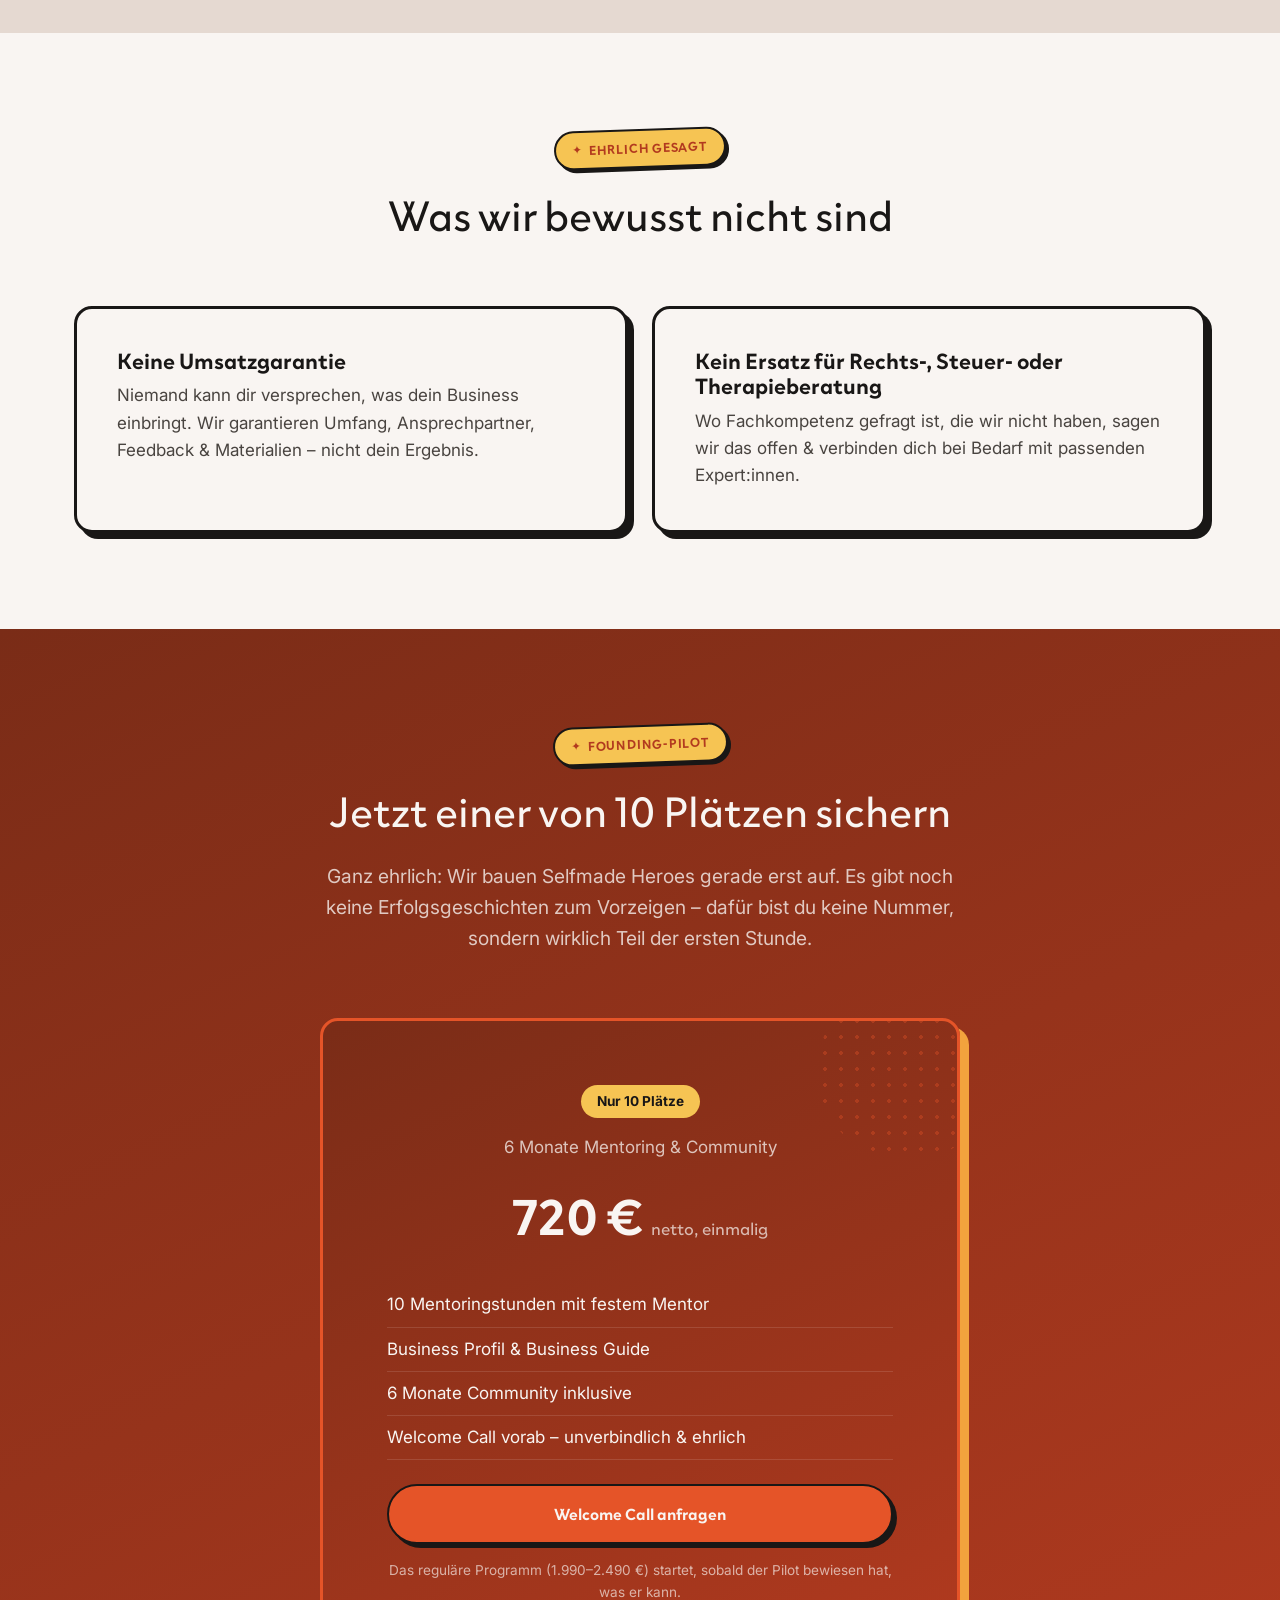
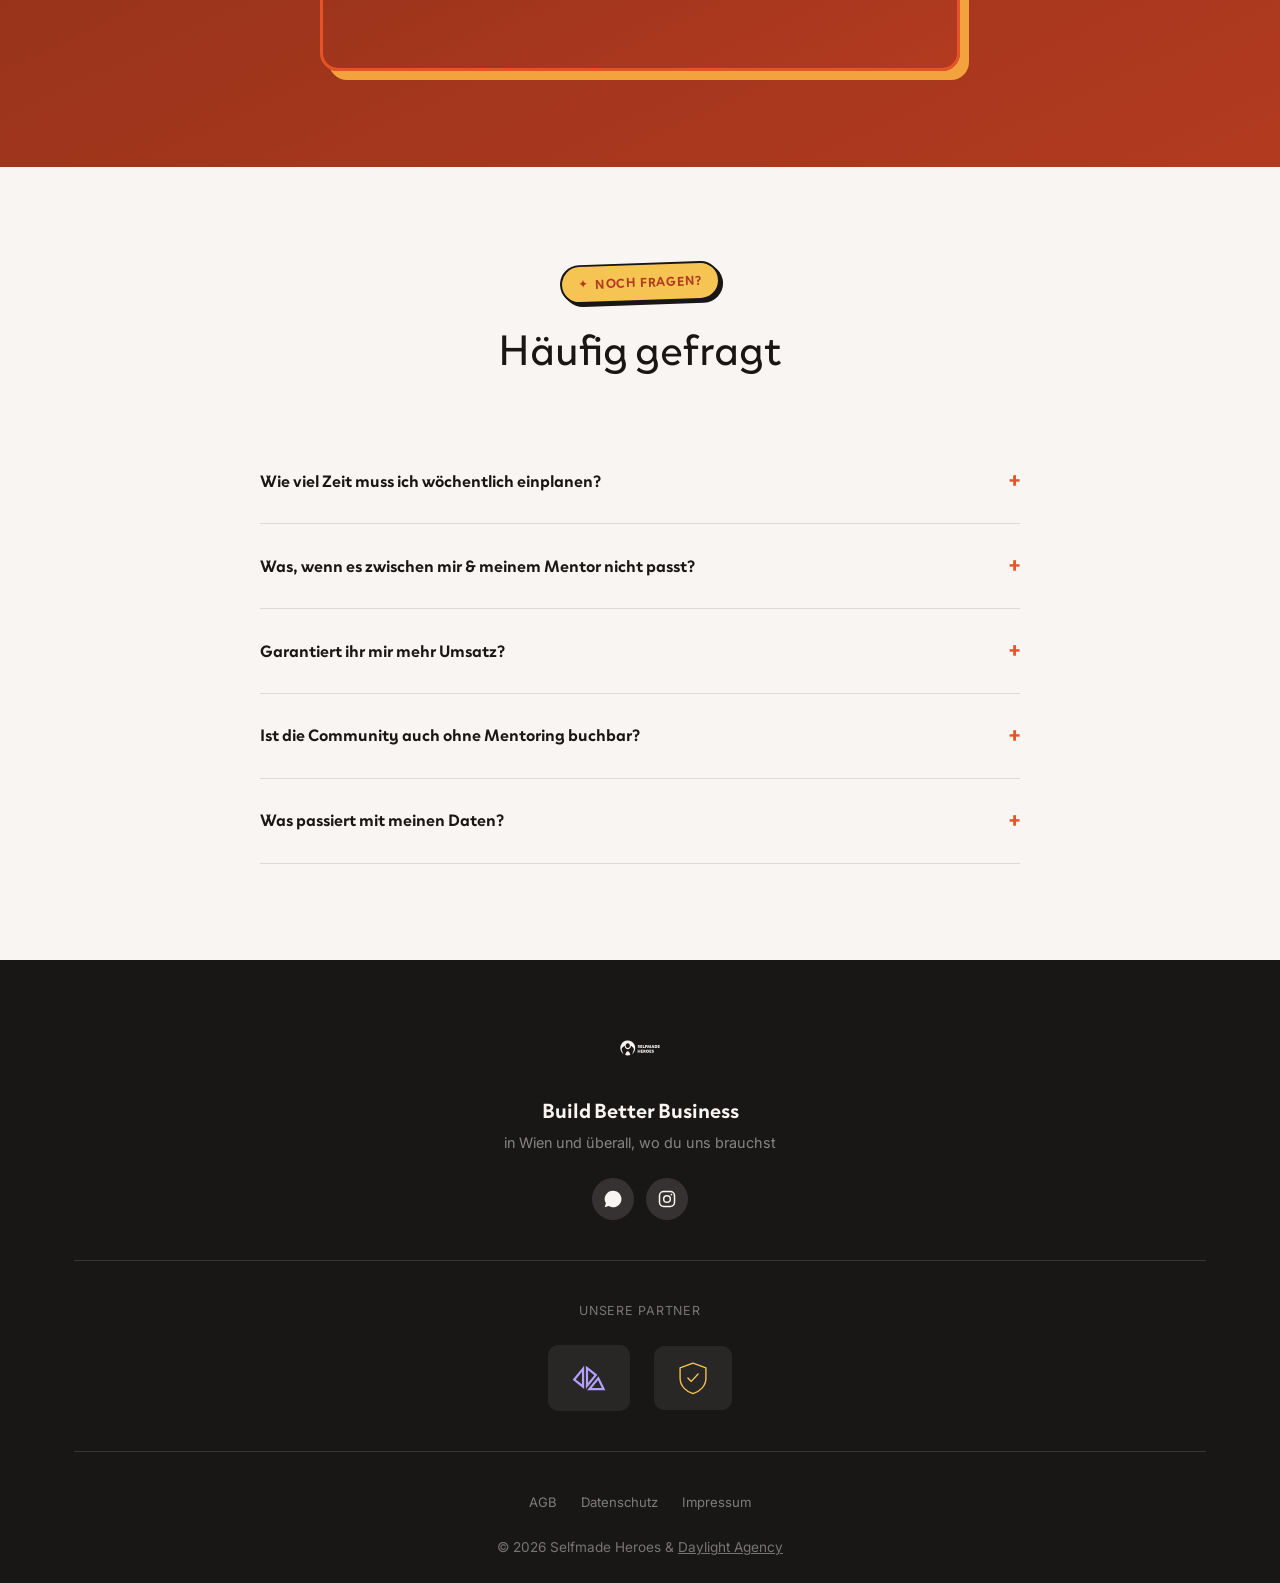
<file: mentoring.html>
<!doctype html>
<html lang="de">
<head>
<meta charset="UTF-8">
<meta name="viewport" content="width=device-width, initial-scale=1">
<title>Mentoring Programm – Selfmade Heroes</title>
<meta name="description" content="6 Monate persönliches Mentoring mit festem Mentor, Business Profil & inklusive Community. Founding-Pilot: 720 € für die ersten 10 Heroes.">
<link rel="preconnect" href="https://fonts.googleapis.com">
<link rel="preconnect" href="https://fonts.gstatic.com" crossorigin>
<link href="https://fonts.googleapis.com/css2?family=Inter:wght@400;500;600;700&display=swap" rel="stylesheet">
<link rel="stylesheet" href="css/style.css?v=7">
</head>
<body>

<header class="site-header">
  <div class="wrap">
    <a href="index.html" class="brand">
      <img src="assets/logo/logo-icon-wordmark.svg" alt="Selfmade Heroes">
    </a>
    <nav>
      <ul class="nav-links">
        <li><a href="mentoring.html">Mentoring</a></li>
        <li><a href="community.html">Community</a></li>
        <li><a href="story.html">Story</a></li>
        <li><a href="experts.html">Experts</a></li>
      </ul>
    </nav>
    <div class="nav-cta">
      <a href="#pilot" class="btn btn-primary">Welcome Call</a>
    </div>
    <button class="nav-toggle" aria-label="Menü öffnen" aria-expanded="false">
      <span></span><span></span><span></span>
    </button>
  </div>
  <div class="mobile-nav">
    <ul>
      <li><a href="mentoring.html">Mentoring</a></li>
      <li><a href="community.html">Community</a></li>
      <li><a href="story.html">Story</a></li>
      <li><a href="experts.html">Experts</a></li>
    </ul>
    <a href="#pilot" class="btn btn-primary" style="width:100%; justify-content:center;">Welcome Call buchen</a>
  </div>
</header>

<main>

  <!-- INTRO -->
  <section class="hero" style="padding-bottom: var(--space-4);">
    <div class="wrap" style="display:block;">
      <span class="eyebrow">Unser Hauptprodukt</span>
      <h1>Das Mentoring Programm</h1>
      <p class="lede">6 Monate persönliche Begleitung – ein fester Mentor, ein wachsendes Business Profil & eine Community, die dich zwischen den Terminen trägt.</p>
      <div class="hero-cta-row">
        <a href="#pilot" class="btn btn-primary">Welcome Call buchen</a>
      </div>
    </div>
  </section>

  <!-- SO FUNKTIONIERT'S -->
  <section id="ablauf" class="section-alt">
    <div class="wrap">
      <div class="section-head">
        <span class="eyebrow">Der Weg</span>
        <h2>So läuft's ab</h2>
      </div>
      <div class="steps-progress" aria-hidden="true"><span class="steps-progress-dot"></span></div>
      <div class="steps steps-4">
        <div class="step">
          <h4>Welcome Call</h4>
          <p>Wir klären Problem, Passung & Erwartungen – ehrlich, ohne Verkaufsdruck.</p>
        </div>
        <div class="step">
          <h4>Onboarding & Analyse</h4>
          <p>Vertrag, Zugang & Termine geklärt, Ausgangslage & Ziel in deinem Hero Profil geordnet.</p>
        </div>
        <div class="step">
          <h4>6 Monate Mentoring</h4>
          <p>10 Stunden, feste Termine, dein Business Guide für die Zeit dazwischen.</p>
        </div>
        <div class="step">
          <h4>Abschluss & Ausblick</h4>
          <p>Aktualisiertes Business Profil, Rückblick & dein nächster bewusster Schritt.</p>
        </div>
      </div>
    </div>
  </section>

  <!-- LEISTUNGSUMFANG -->
  <section id="angebot">
    <div class="wrap">
      <div class="section-head">
        <span class="eyebrow">Das Angebot</span>
        <h2>Was du bekommst</h2>
        <p class="lede center">Ein fester Mentor, ein wachsendes Business Profil & 6 Monate Community – ein klarer Rahmen, an den wir uns halten.</p>
      </div>
      <div class="offer-panel">
        <div class="offer-side">
          <h3>6 Monate Mentoring</h3>
          <ul class="offer-list">
            <li><span class="check">✓</span> Ein fester Mentor, keine wechselnden Ansprechpartner</li>
            <li><span class="check">✓</span> 10 Mentoringstunden – 6 Sessions à 90 Min. + 1 Std. Puffer</li>
            <li><span class="check">✓</span> Welcome Call vor Kauf & Analyse-Phase zum Start</li>
            <li><span class="check">✓</span> Dein Business Profil – lebende Akte zu Angebot, Zielgruppe & Zahlen</li>
            <li><span class="check">✓</span> Business Guide für priorisierte Aufgaben zwischen den Terminen</li>
            <li><span class="check">✓</span> Abschlussreview mit Fortschritt & nächstem Schritt</li>
          </ul>
        </div>
        <div class="offer-side dark">
          <h3>Automatisch inklusive: Community</h3>
          <ul class="offer-list">
            <li><span class="check">✓</span> Monatlicher Business Impuls</li>
            <li><span class="check">✓</span> Monatliches Coworking</li>
            <li><span class="check">✓</span> Monatliches Teamworking</li>
            <li><span class="check">✓</span> Quartalsweiser Hero Check-up</li>
            <li><span class="check">✓</span> Laufender Austausch & Zugang über WhatsApp</li>
          </ul>
          <a href="community.html" class="btn btn-on-dark" style="margin-top: var(--space-2);">Mehr zur Community</a>
        </div>
      </div>
    </div>
  </section>

  <!-- FÜR WEN -->
  <section class="section-alt">
    <div class="wrap">
      <div class="section-head">
        <span class="eyebrow">Passt das zu dir?</span>
        <h2>Für wen Selfmade Heroes gemacht ist</h2>
      </div>
      <div class="fit-grid">
        <div class="fit-col good">
          <h3>Gute Passung</h3>
          <ul>
            <li>Du übernimmst Eigenverantwortung für dein Business</li>
            <li>Du arbeitest digital & hast einen konkreten Engpass</li>
            <li>Du bist offen für ehrliches Feedback</li>
            <li>Du hast Zeit für Umsetzung – nicht nur für Gespräche</li>
          </ul>
        </div>
        <div class="fit-col bad">
          <h3>Eher nicht</h3>
          <ul>
            <li>Du erwartest eine Umsatzgarantie</li>
            <li>Du willst konsumieren, ohne selbst dranzubleiben</li>
            <li>Du brauchst gerade akut Therapie- oder Krisenhilfe</li>
            <li>Grenzen sind dir egal – uns nicht</li>
          </ul>
        </div>
      </div>
      <p class="lede center" style="margin-top:var(--space-4);">Zwei Beispiele, wie unsere Heroes typischerweise unterwegs sind – erkennst du dich in einem davon wieder?</p>
      <div class="personas">
        <div class="persona-card">
          <p class="persona-quote">„Ich mache viel, aber komme trotzdem nicht so voran, wie ich möchte.“</p>
          <p><strong>Die kreative Powerfrau:</strong> Social Media, Content oder Kreativdienstleistung, erste Kunden da – aber Aufträge & Einnahmen schwanken.</p>
        </div>
        <div class="persona-card">
          <p class="persona-quote">„Ich kann fachlich viel, weiß aber nicht, wie daraus ein funktionierendes Business wird.“</p>
          <p><strong>Der Tech-Profi:</strong> Entwicklung, Software oder digitale Produkte – fachlich stark, aber Positionierung & Vertrieb sind noch unklar.</p>
        </div>
      </div>
    </div>
  </section>

  <!-- GRENZEN -->
  <section>
    <div class="wrap">
      <div class="section-head">
        <span class="eyebrow">Ehrlich gesagt</span>
        <h2>Was wir bewusst nicht sind</h2>
      </div>
      <div class="boundaries-grid">
        <div class="card">
          <h3>Keine Umsatzgarantie</h3>
          <p>Niemand kann dir versprechen, was dein Business einbringt. Wir garantieren Umfang, Ansprechpartner, Feedback & Materialien – nicht dein Ergebnis.</p>
        </div>
        <div class="card">
          <h3>Kein Ersatz für Rechts-, Steuer- oder Therapieberatung</h3>
          <p>Wo Fachkompetenz gefragt ist, die wir nicht haben, sagen wir das offen & verbinden dich bei Bedarf mit passenden Expert:innen.</p>
        </div>
      </div>
    </div>
  </section>

  <!-- PILOT / PREIS -->
  <section id="pilot" class="section-dark">
    <div class="wrap">
      <div class="section-head">
        <span class="eyebrow">Founding-Pilot</span>
        <h2>Jetzt einer von 10 Plätzen sichern</h2>
        <p class="lede center">Ganz ehrlich: Wir bauen Selfmade Heroes gerade erst auf. Es gibt noch keine Erfolgsgeschichten zum Vorzeigen – dafür bist du keine Nummer, sondern wirklich Teil der ersten Stunde.</p>
      </div>
      <div class="price-card">
        <div class="price-slots">Nur 10 Plätze</div>
        <p style="margin:0; opacity:.75;">6 Monate Mentoring & Community</p>
        <div class="price-tag">720&nbsp;€ <small>netto, einmalig</small></div>
        <ul class="price-includes">
          <li>10 Mentoringstunden mit festem Mentor</li>
          <li>Business Profil & Business Guide</li>
          <li>6 Monate Community inklusive</li>
          <li>Welcome Call vorab – unverbindlich & ehrlich</li>
        </ul>
        <a href="#" class="btn btn-primary" style="width:100%; justify-content:center;">Welcome Call anfragen</a>
        <p style="font-size:.85rem; opacity:.65; margin-top:var(--space-2); margin-bottom:0;">Das reguläre Programm (1.990–2.490&nbsp;€) startet, sobald der Pilot bewiesen hat, was er kann.</p>
      </div>
    </div>
  </section>

  <!-- FAQ -->
  <section id="faq">
    <div class="wrap">
      <div class="section-head">
        <span class="eyebrow">Noch Fragen?</span>
        <h2>Häufig gefragt</h2>
      </div>
      <div style="max-width:760px; margin:0 auto;">
        <details class="faq-item">
          <summary>Wie viel Zeit muss ich wöchentlich einplanen?</summary>
          <p>Richtwert sind rund 5 Stunden Eigenarbeit pro Woche am Business Guide, dazu die Termine selbst.</p>
        </details>
        <details class="faq-item">
          <summary>Was, wenn es zwischen mir & meinem Mentor nicht passt?</summary>
          <p>Ein Mentorwechsel ist möglich, wenn Passung, Verfügbarkeit oder Qualität nicht stimmen.</p>
        </details>
        <details class="faq-item">
          <summary>Garantiert ihr mir mehr Umsatz?</summary>
          <p>Nein, ehrlich gesagt: nein. Wir garantieren klar beschriebene Leistungen. Dein Ergebnis hängt von deiner Umsetzung ab.</p>
        </details>
        <details class="faq-item">
          <summary>Ist die Community auch ohne Mentoring buchbar?</summary>
          <p>Ja – als eigenständige <a href="community.html">Community-Mitgliedschaft</a> für 99&nbsp;€/Monat.</p>
        </details>
        <details class="faq-item">
          <summary>Was passiert mit meinen Daten?</summary>
          <p>Details findest du in unserer <a href="datenschutz.html">Datenschutzerklärung</a>.</p>
        </details>
      </div>
    </div>
  </section>

</main>

<footer class="site-footer">
  <div class="wrap">
    <div class="footer-main">
      <a href="index.html" class="footer-brand" role="img" aria-label="Selfmade Heroes">
        <span class="footer-brand-mark"></span>
      </a>
      <p class="footer-slogan">Build Better Business</p>
      <p class="footer-location">in Wien und überall, wo du uns brauchst</p>
      <div class="footer-social">
        <a href="#" target="_blank" rel="noopener" aria-label="WhatsApp Gruppe" class="social-icon"><svg viewBox="0 0 24 24" width="20" height="20" fill="currentColor" aria-hidden="true"><path d="M17.5 14.4c-.3-.1-1.7-.8-1.9-.9-.3-.1-.4-.1-.6.1-.2.3-.7.9-.8 1-.2.2-.3.2-.5.1-.3-.1-1.2-.4-2.3-1.4-.8-.7-1.4-1.6-1.6-1.9-.2-.3 0-.5.1-.6.1-.1.3-.3.4-.5.1-.1.2-.3.3-.4.1-.2 0-.3 0-.5-.1-.1-.6-1.5-.8-2-.2-.5-.4-.4-.6-.4h-.5c-.2 0-.5.1-.7.3-.3.3-1 1-1 2.4s1 2.8 1.2 3c.1.2 2 3.1 5 4.3.7.3 1.2.5 1.7.6.7.2 1.3.2 1.8.1.5-.1 1.7-.7 1.9-1.3.2-.7.2-1.2.2-1.3-.1-.1-.3-.2-.5-.3zM12 2a10 10 0 0 0-8.5 15.2L2 22l4.9-1.5A10 10 0 1 0 12 2z"/></svg></a>
        <a href="#" target="_blank" rel="noopener" aria-label="Instagram" class="social-icon"><svg viewBox="0 0 24 24" width="20" height="20" fill="none" stroke="currentColor" stroke-width="1.8" aria-hidden="true"><rect x="3" y="3" width="18" height="18" rx="5"/><circle cx="12" cy="12" r="4"/><circle cx="17.3" cy="6.7" r="1.1" fill="currentColor" stroke="none"/></svg></a>
      </div>
    </div>

    <div class="footer-partners">
      <span class="footer-partners-label">Unsere Partner</span>
      <div class="footer-partner-logos">
        <a href="https://daylight-agency.com" target="_blank" rel="noopener" class="partner-card" aria-label="Daylight Agency">
          <img src="assets/partner/Daylight_Logo.svg" alt="Daylight Agency">
        </a>
        <div class="partner-card" aria-label="Finanziell abgesichert" title="Finanziell abgesichert"><svg viewBox="0 0 100 100" width="34" height="34" fill="none" stroke="currentColor" stroke-width="4" aria-hidden="true"><path stroke-linejoin="round" d="M50 6 L88 20 V50 C88 74 70 90 50 96 C30 90 12 74 12 50 V20 Z"/><path stroke-linecap="round" stroke-linejoin="round" d="M35 50 l10 10 l20 -22"/></svg></div>
      </div>
    </div>

    <ul class="footer-legal-links">
      <li><a href="agb.html">AGB</a></li>
      <li><a href="datenschutz.html">Datenschutz</a></li>
      <li><a href="impressum.html">Impressum</a></li>
    </ul>

    <div class="footer-bottom">
      <span>&copy; 2026 Selfmade Heroes &amp; <a href="https://daylight-agency.com" target="_blank" rel="noopener">Daylight Agency</a></span>
    </div>
  </div>
</footer>

<script src="js/reveal.js"></script>
</body>
</html>
</file>
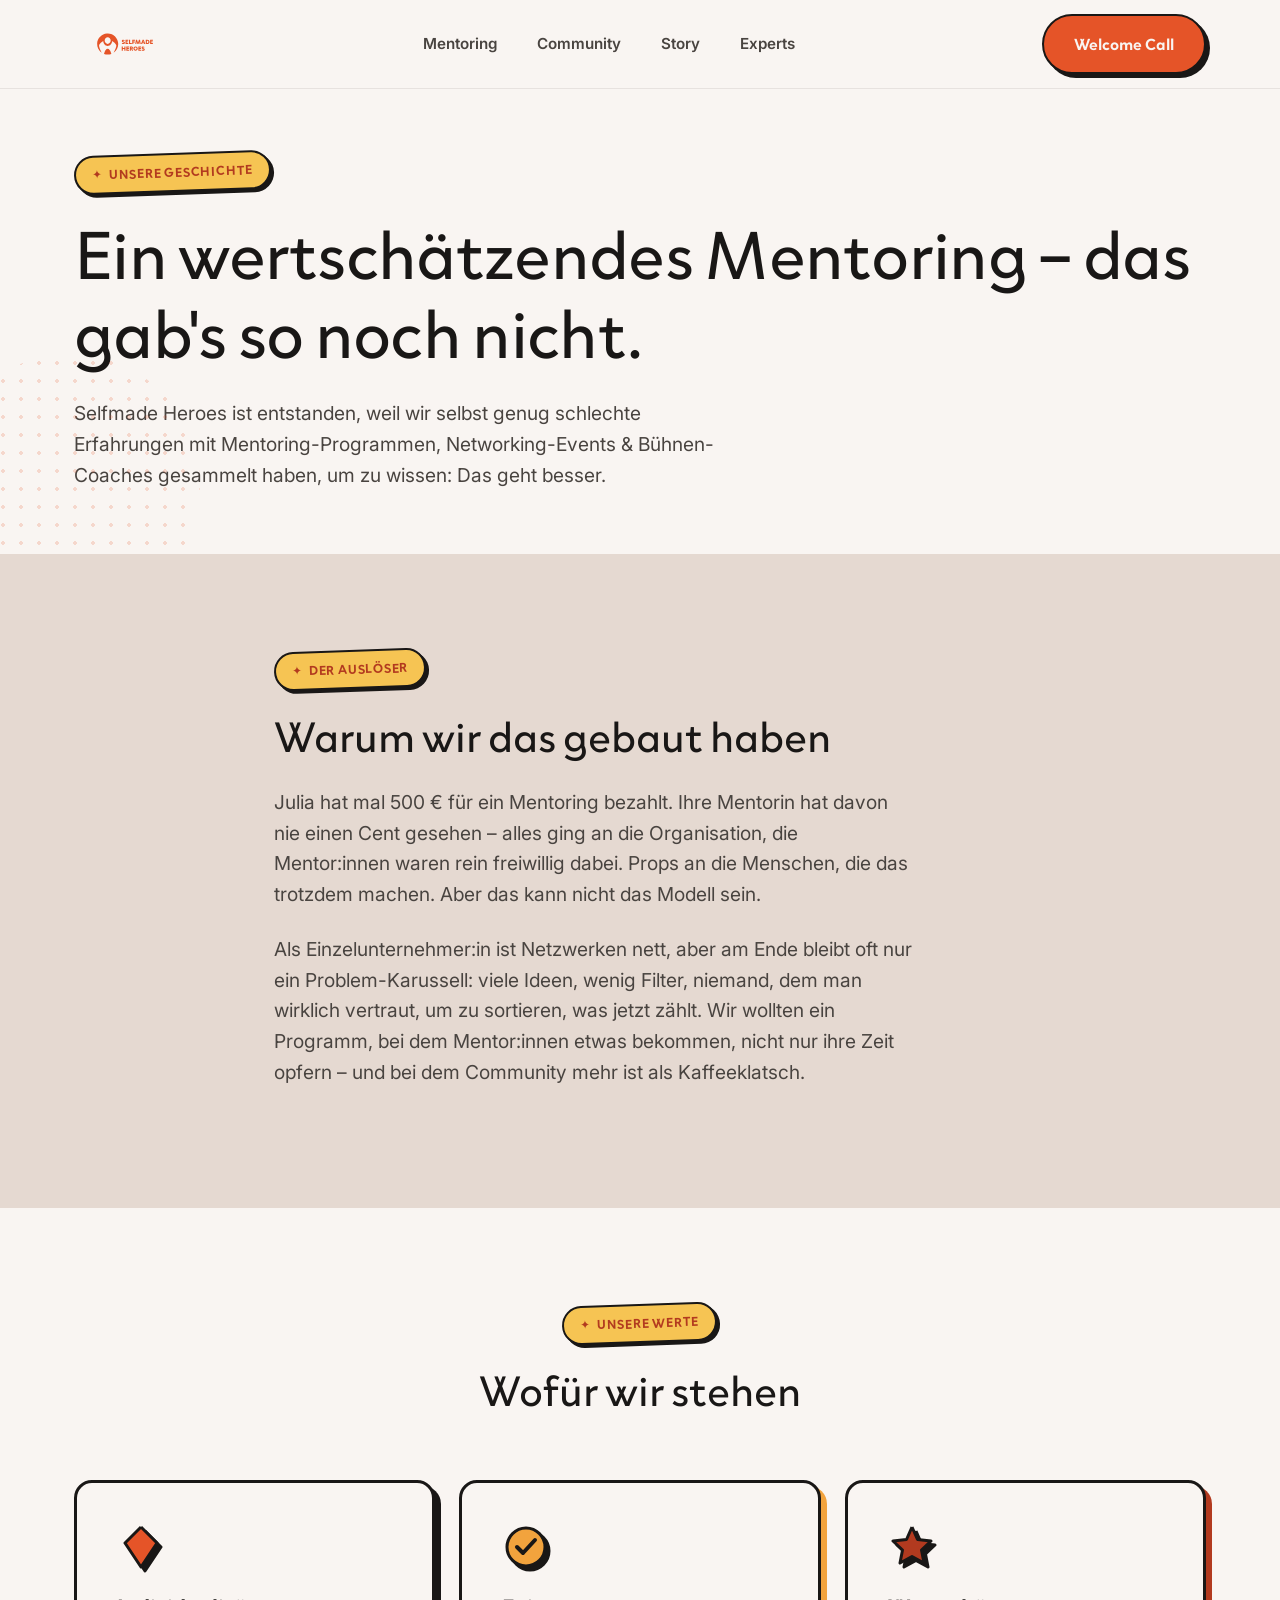
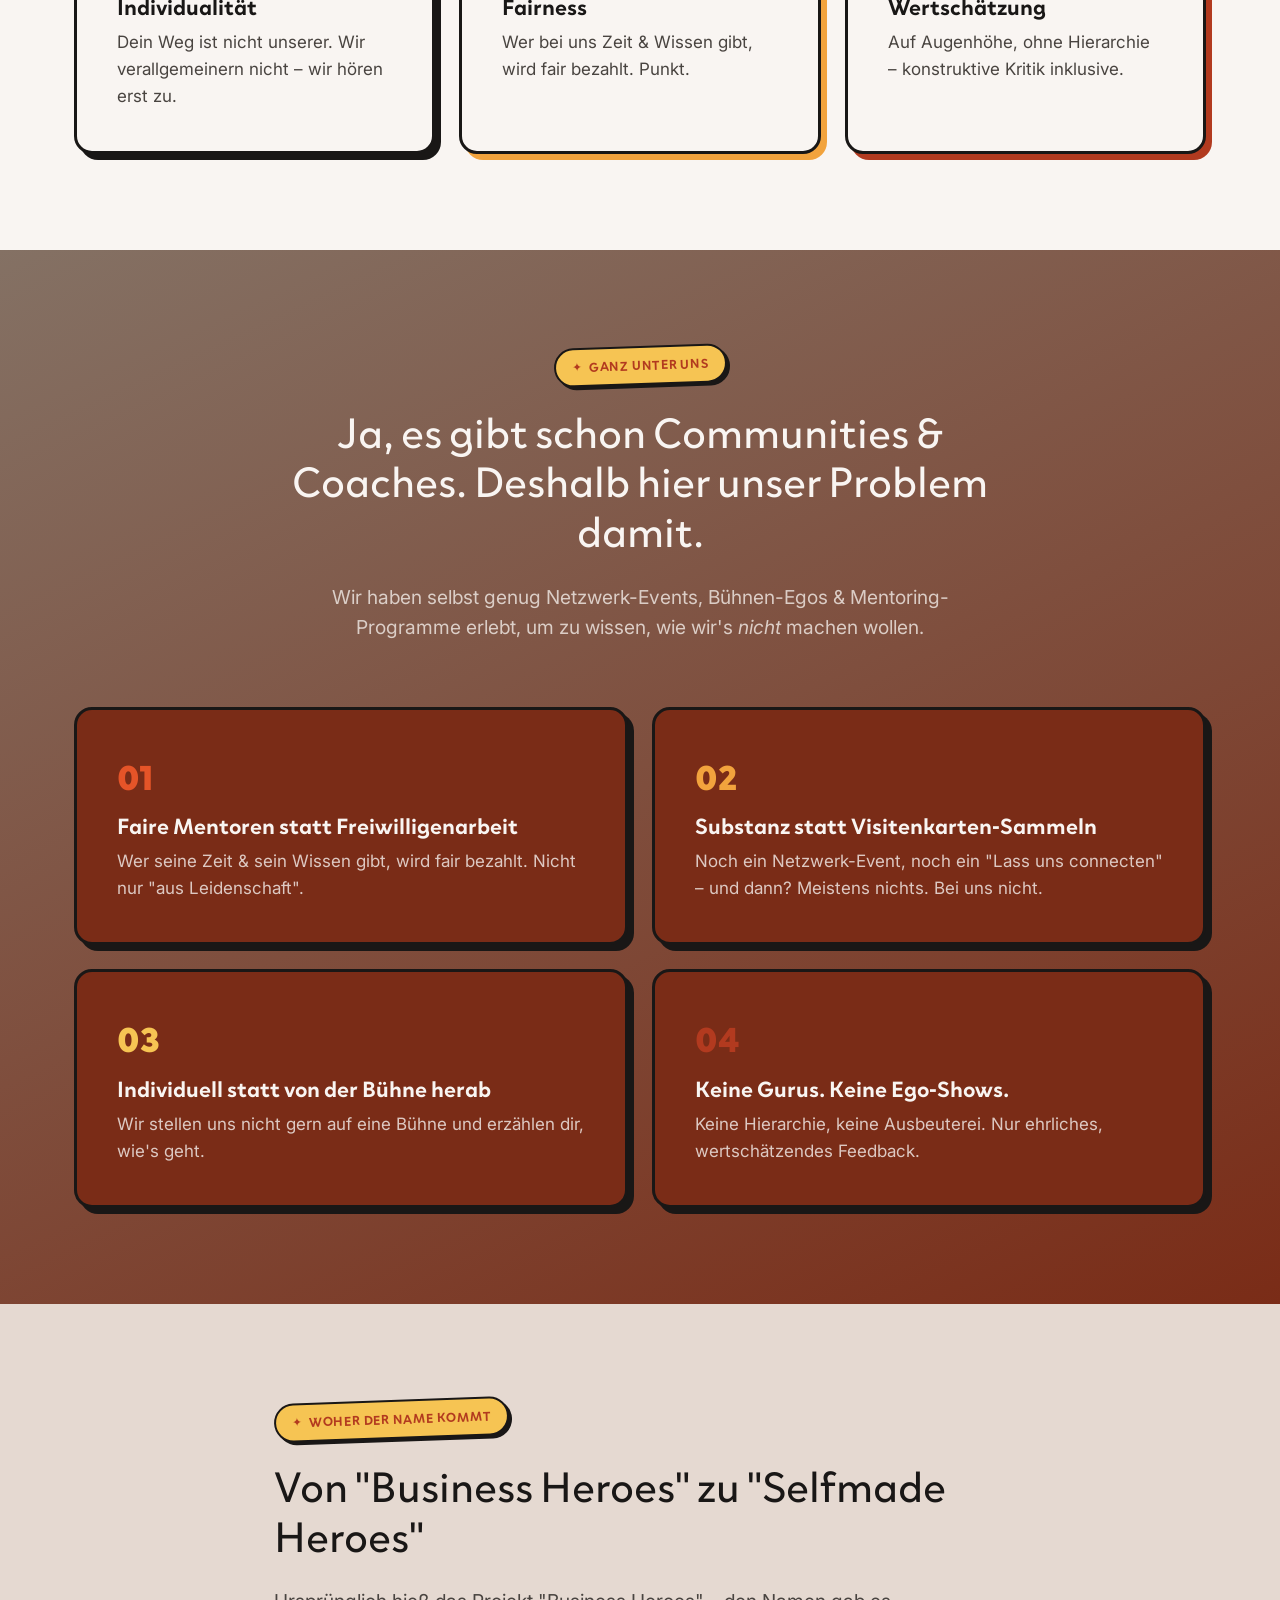
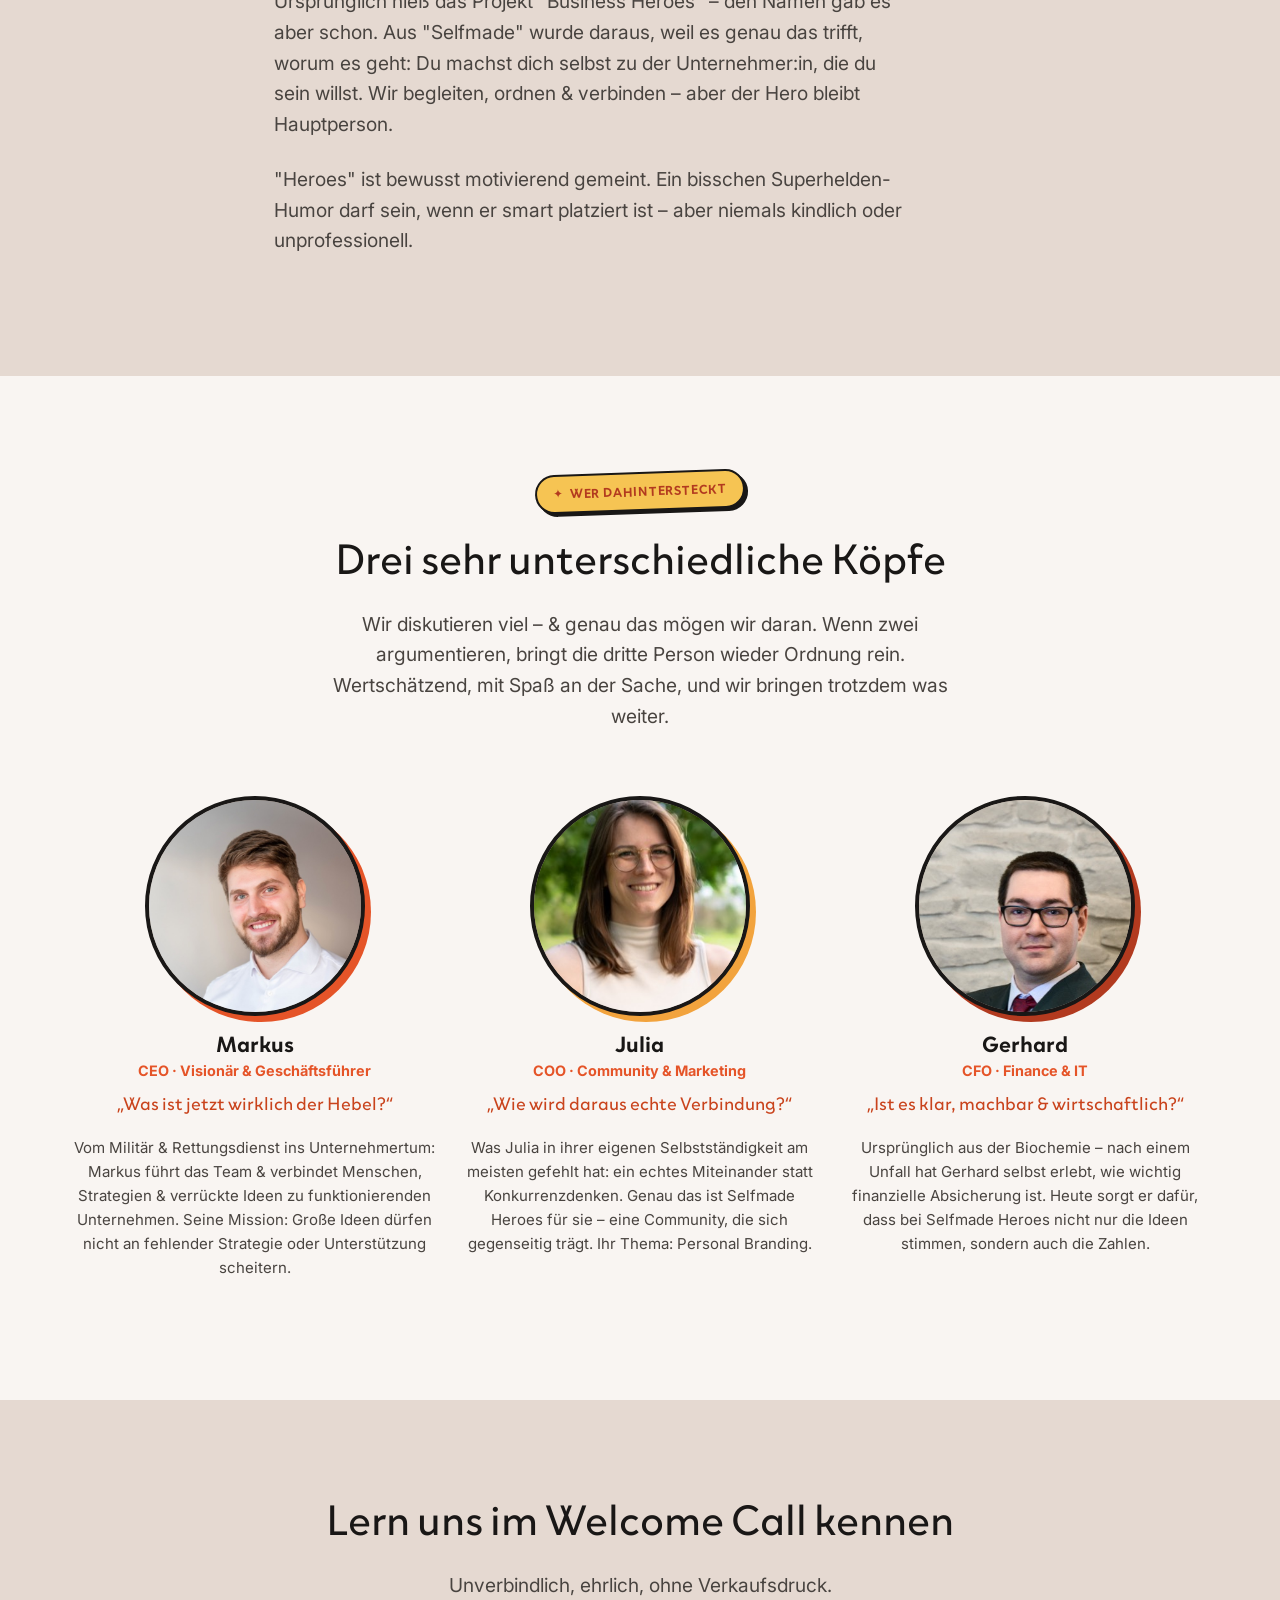
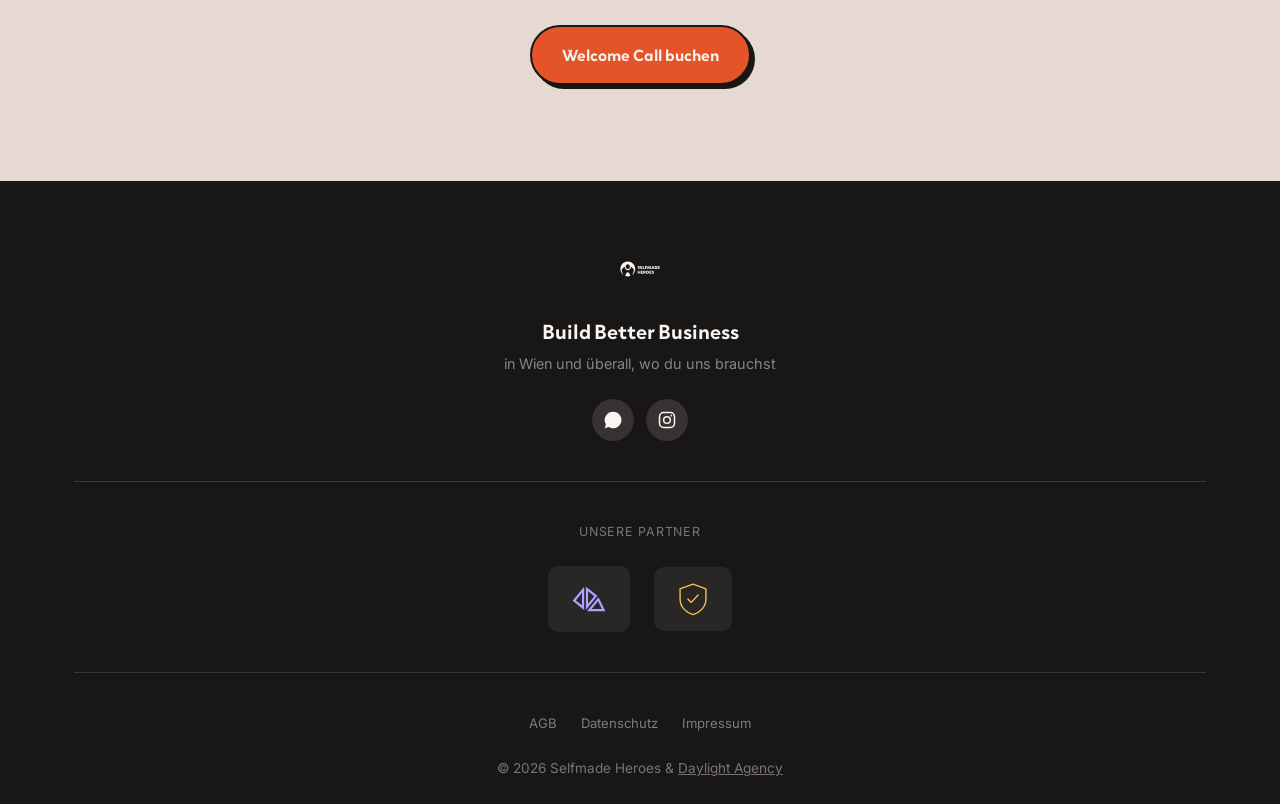
<file: story.html>
<!doctype html>
<html lang="de">
<head>
<meta charset="UTF-8">
<meta name="viewport" content="width=device-width, initial-scale=1">
<title>Unsere Story – Selfmade Heroes</title>
<meta name="description" content="Wie Selfmade Heroes entstanden ist, wofür wir stehen & wer hinter dem Namen steckt.">
<link rel="preconnect" href="https://fonts.googleapis.com">
<link rel="preconnect" href="https://fonts.gstatic.com" crossorigin>
<link href="https://fonts.googleapis.com/css2?family=Inter:wght@400;500;600;700&display=swap" rel="stylesheet">
<link rel="stylesheet" href="css/style.css?v=7">
</head>
<body>

<header class="site-header">
  <div class="wrap">
    <a href="index.html" class="brand">
      <img src="assets/logo/logo-icon-wordmark.svg" alt="Selfmade Heroes">
    </a>
    <nav>
      <ul class="nav-links">
        <li><a href="mentoring.html">Mentoring</a></li>
        <li><a href="community.html">Community</a></li>
        <li><a href="story.html">Story</a></li>
        <li><a href="experts.html">Experts</a></li>
      </ul>
    </nav>
    <div class="nav-cta">
      <a href="mentoring.html#pilot" class="btn btn-primary">Welcome Call</a>
    </div>
    <button class="nav-toggle" aria-label="Menü öffnen" aria-expanded="false">
      <span></span><span></span><span></span>
    </button>
  </div>
  <div class="mobile-nav">
    <ul>
      <li><a href="mentoring.html">Mentoring</a></li>
      <li><a href="community.html">Community</a></li>
      <li><a href="story.html">Story</a></li>
      <li><a href="experts.html">Experts</a></li>
    </ul>
    <a href="mentoring.html#pilot" class="btn btn-primary" style="width:100%; justify-content:center;">Welcome Call buchen</a>
  </div>
</header>

<main>

  <!-- INTRO -->
  <section class="hero" style="padding-bottom: var(--space-4);">
    <div class="wrap" style="display:block;">
      <span class="eyebrow">Unsere Geschichte</span>
      <h1>Ein wertschätzendes Mentoring – das gab's so noch nicht.</h1>
      <p class="lede">Selfmade Heroes ist entstanden, weil wir selbst genug schlechte Erfahrungen mit Mentoring-Programmen, Networking-Events & Bühnen-Coaches gesammelt haben, um zu wissen: Das geht besser.</p>
    </div>
  </section>

  <!-- URSPRUNG -->
  <section class="section-alt">
    <div class="wrap" style="max-width: 780px; margin: 0 auto;">
      <span class="eyebrow">Der Auslöser</span>
      <h2>Warum wir das gebaut haben</h2>
      <p class="lede">Julia hat mal 500&nbsp;€ für ein Mentoring bezahlt. Ihre Mentorin hat davon nie einen Cent gesehen – alles ging an die Organisation, die Mentor:innen waren rein freiwillig dabei. Props an die Menschen, die das trotzdem machen. Aber das kann nicht das Modell sein.</p>
      <p class="lede">Als Einzelunternehmer:in ist Netzwerken nett, aber am Ende bleibt oft nur ein Problem-Karussell: viele Ideen, wenig Filter, niemand, dem man wirklich vertraut, um zu sortieren, was jetzt zählt. Wir wollten ein Programm, bei dem Mentor:innen etwas bekommen, nicht nur ihre Zeit opfern – und bei dem Community mehr ist als Kaffeeklatsch.</p>
    </div>
  </section>

  <!-- WERTE -->
  <section>
    <div class="wrap">
      <div class="section-head">
        <span class="eyebrow">Unsere Werte</span>
        <h2>Wofür wir stehen</h2>
      </div>
      <div class="grid grid-3">
        <div class="card">
          <div class="card-icon">
            <svg class="icon-comic" viewBox="0 0 48 48" width="48" height="48" aria-hidden="true">
              <path style="fill:var(--color-primary); stroke:var(--color-ink); stroke-width:3; stroke-linejoin:round;" d="M24 4 L40 20 L24 44 L8 20 Z"/>
            </svg>
          </div>
          <h3>Individualität</h3>
          <p>Dein Weg ist nicht unserer. Wir verallgemeinern nicht – wir hören erst zu.</p>
        </div>
        <div class="card">
          <div class="card-icon">
            <svg class="icon-comic" viewBox="0 0 48 48" width="48" height="48" aria-hidden="true">
              <circle cx="24" cy="24" r="19" style="fill:var(--color-amber); stroke:var(--color-ink); stroke-width:3;"/>
              <path style="fill:none; stroke:var(--color-ink); stroke-width:4; stroke-linecap:round; stroke-linejoin:round;" d="M15 24l6 6 12-13"/>
            </svg>
          </div>
          <h3>Fairness</h3>
          <p>Wer bei uns Zeit & Wissen gibt, wird fair bezahlt. Punkt.</p>
        </div>
        <div class="card">
          <div class="card-icon">
            <svg class="icon-comic" viewBox="0 0 48 48" width="48" height="48" aria-hidden="true">
              <path style="fill:var(--color-rust); stroke:var(--color-ink); stroke-width:3; stroke-linejoin:round;" d="M24 4l5.5 12.5L43 18l-9.5 9 2.5 13L24 33.5 12 40l2.5-13L5 18l13.5-1.5z"/>
            </svg>
          </div>
          <h3>Wertschätzung</h3>
          <p>Auf Augenhöhe, ohne Hierarchie – konstruktive Kritik inklusive.</p>
        </div>
      </div>
    </div>
  </section>

  <!-- MANIFESTO -->
  <section class="manifesto-section">
    <div class="wrap">
      <div class="section-head">
        <span class="eyebrow">Ganz unter uns</span>
        <h2>Ja, es gibt schon Communities & Coaches. Deshalb hier unser Problem damit.</h2>
        <p class="lede center">Wir haben selbst genug Netzwerk-Events, Bühnen-Egos & Mentoring-Programme erlebt, um zu wissen, wie wir's <em>nicht</em> machen wollen.</p>
      </div>
      <div class="manifesto-grid">
        <div class="manifesto-item">
          <span class="manifesto-mark">01</span>
          <h3>Faire Mentoren statt Freiwilligenarbeit</h3>
          <p>Wer seine Zeit & sein Wissen gibt, wird fair bezahlt. Nicht nur "aus Leidenschaft".</p>
        </div>
        <div class="manifesto-item">
          <span class="manifesto-mark">02</span>
          <h3>Substanz statt Visitenkarten-Sammeln</h3>
          <p>Noch ein Netzwerk-Event, noch ein "Lass uns connecten" – und dann? Meistens nichts. Bei uns nicht.</p>
        </div>
        <div class="manifesto-item">
          <span class="manifesto-mark">03</span>
          <h3>Individuell statt von der Bühne herab</h3>
          <p>Wir stellen uns nicht gern auf eine Bühne und erzählen dir, wie's geht.</p>
        </div>
        <div class="manifesto-item">
          <span class="manifesto-mark">04</span>
          <h3>Keine Gurus. Keine Ego-Shows.</h3>
          <p>Keine Hierarchie, keine Ausbeuterei. Nur ehrliches, wertschätzendes Feedback.</p>
        </div>
      </div>
    </div>
  </section>

  <!-- NAME -->
  <section class="section-alt">
    <div class="wrap" style="max-width: 780px; margin: 0 auto;">
      <span class="eyebrow">Woher der Name kommt</span>
      <h2>Von "Business Heroes" zu "Selfmade Heroes"</h2>
      <p class="lede">Ursprünglich hieß das Projekt "Business Heroes" – den Namen gab es aber schon. Aus "Selfmade" wurde daraus, weil es genau das trifft, worum es geht: Du machst dich selbst zu der Unternehmer:in, die du sein willst. Wir begleiten, ordnen & verbinden – aber der Hero bleibt Hauptperson.</p>
      <p class="lede">"Heroes" ist bewusst motivierend gemeint. Ein bisschen Superhelden-Humor darf sein, wenn er smart platziert ist – aber niemals kindlich oder unprofessionell.</p>
    </div>
  </section>

  <!-- TEAM -->
  <section id="team">
    <div class="wrap">
      <div class="section-head">
        <span class="eyebrow">Wer dahintersteckt</span>
        <h2>Drei sehr unterschiedliche Köpfe</h2>
        <p class="lede center">Wir diskutieren viel – & genau das mögen wir daran. Wenn zwei argumentieren, bringt die dritte Person wieder Ordnung rein. Wertschätzend, mit Spaß an der Sache, und wir bringen trotzdem was weiter.</p>
      </div>
      <div class="team-grid">
        <div class="team-card">
          <div class="team-photo photo-markus"><img src="assets/team/markus.jpg" alt="Markus, Mitgründer Selfmade Heroes"></div>
          <h3>Markus</h3>
          <div class="team-role">CEO · Visionär & Geschäftsführer</div>
          <p class="persona-quote">„Was ist jetzt wirklich der Hebel?“</p>
          <p class="team-bio">Vom Militär & Rettungsdienst ins Unternehmertum: Markus führt das Team & verbindet Menschen, Strategien & verrückte Ideen zu funktionierenden Unternehmen. Seine Mission: Große Ideen dürfen nicht an fehlender Strategie oder Unterstützung scheitern.</p>
        </div>
        <div class="team-card">
          <div class="team-photo photo-julia"><img src="assets/team/julia.jpg" alt="Julia, Mitgründerin Selfmade Heroes"></div>
          <h3>Julia</h3>
          <div class="team-role">COO · Community & Marketing</div>
          <p class="persona-quote">„Wie wird daraus echte Verbindung?“</p>
          <p class="team-bio">Was Julia in ihrer eigenen Selbstständigkeit am meisten gefehlt hat: ein echtes Miteinander statt Konkurrenzdenken. Genau das ist Selfmade Heroes für sie – eine Community, die sich gegenseitig trägt. Ihr Thema: Personal Branding.</p>
        </div>
        <div class="team-card">
          <div class="team-photo photo-gerhard"><img src="assets/team/gerhard.jpg" alt="Gerhard, Mitgründer Selfmade Heroes"></div>
          <h3>Gerhard</h3>
          <div class="team-role">CFO · Finance & IT</div>
          <p class="persona-quote">„Ist es klar, machbar & wirtschaftlich?“</p>
          <p class="team-bio">Ursprünglich aus der Biochemie – nach einem Unfall hat Gerhard selbst erlebt, wie wichtig finanzielle Absicherung ist. Heute sorgt er dafür, dass bei Selfmade Heroes nicht nur die Ideen stimmen, sondern auch die Zahlen.</p>
        </div>
      </div>
    </div>
  </section>

  <!-- FINAL CTA -->
  <section class="section-alt final-cta">
    <div class="wrap">
      <h2>Lern uns im Welcome Call kennen</h2>
      <p class="lede center">Unverbindlich, ehrlich, ohne Verkaufsdruck.</p>
      <a href="mentoring.html#pilot" class="btn btn-primary">Welcome Call buchen</a>
    </div>
  </section>

</main>

<footer class="site-footer">
  <div class="wrap">
    <div class="footer-main">
      <a href="index.html" class="footer-brand" role="img" aria-label="Selfmade Heroes">
        <span class="footer-brand-mark"></span>
      </a>
      <p class="footer-slogan">Build Better Business</p>
      <p class="footer-location">in Wien und überall, wo du uns brauchst</p>
      <div class="footer-social">
        <a href="#" target="_blank" rel="noopener" aria-label="WhatsApp Gruppe" class="social-icon"><svg viewBox="0 0 24 24" width="20" height="20" fill="currentColor" aria-hidden="true"><path d="M17.5 14.4c-.3-.1-1.7-.8-1.9-.9-.3-.1-.4-.1-.6.1-.2.3-.7.9-.8 1-.2.2-.3.2-.5.1-.3-.1-1.2-.4-2.3-1.4-.8-.7-1.4-1.6-1.6-1.9-.2-.3 0-.5.1-.6.1-.1.3-.3.4-.5.1-.1.2-.3.3-.4.1-.2 0-.3 0-.5-.1-.1-.6-1.5-.8-2-.2-.5-.4-.4-.6-.4h-.5c-.2 0-.5.1-.7.3-.3.3-1 1-1 2.4s1 2.8 1.2 3c.1.2 2 3.1 5 4.3.7.3 1.2.5 1.7.6.7.2 1.3.2 1.8.1.5-.1 1.7-.7 1.9-1.3.2-.7.2-1.2.2-1.3-.1-.1-.3-.2-.5-.3zM12 2a10 10 0 0 0-8.5 15.2L2 22l4.9-1.5A10 10 0 1 0 12 2z"/></svg></a>
        <a href="#" target="_blank" rel="noopener" aria-label="Instagram" class="social-icon"><svg viewBox="0 0 24 24" width="20" height="20" fill="none" stroke="currentColor" stroke-width="1.8" aria-hidden="true"><rect x="3" y="3" width="18" height="18" rx="5"/><circle cx="12" cy="12" r="4"/><circle cx="17.3" cy="6.7" r="1.1" fill="currentColor" stroke="none"/></svg></a>
      </div>
    </div>

    <div class="footer-partners">
      <span class="footer-partners-label">Unsere Partner</span>
      <div class="footer-partner-logos">
        <a href="https://daylight-agency.com" target="_blank" rel="noopener" class="partner-card" aria-label="Daylight Agency">
          <img src="assets/partner/Daylight_Logo.svg" alt="Daylight Agency">
        </a>
        <div class="partner-card" aria-label="Finanziell abgesichert" title="Finanziell abgesichert"><svg viewBox="0 0 100 100" width="34" height="34" fill="none" stroke="currentColor" stroke-width="4" aria-hidden="true"><path stroke-linejoin="round" d="M50 6 L88 20 V50 C88 74 70 90 50 96 C30 90 12 74 12 50 V20 Z"/><path stroke-linecap="round" stroke-linejoin="round" d="M35 50 l10 10 l20 -22"/></svg></div>
      </div>
    </div>

    <ul class="footer-legal-links">
      <li><a href="agb.html">AGB</a></li>
      <li><a href="datenschutz.html">Datenschutz</a></li>
      <li><a href="impressum.html">Impressum</a></li>
    </ul>

    <div class="footer-bottom">
      <span>&copy; 2026 Selfmade Heroes &amp; <a href="https://daylight-agency.com" target="_blank" rel="noopener">Daylight Agency</a></span>
    </div>
  </div>
</footer>

<script src="js/reveal.js"></script>
</body>
</html>
</file>
<file: css/style.css>
@import url("variables.css?v=3");

@font-face {
  font-family: "Clother";
  src: url("../assets/fonts/TRYClother-Light.ttf") format("truetype");
  font-weight: 300;
  font-style: normal;
  font-display: swap;
}

@font-face {
  font-family: "Clother";
  src: url("../assets/fonts/TRYClother-Regular.ttf") format("truetype");
  font-weight: 400;
  font-style: normal;
  font-display: swap;
}

@font-face {
  font-family: "Clother";
  src: url("../assets/fonts/TRYClother-Bold.ttf") format("truetype");
  font-weight: 700;
  font-style: normal;
  font-display: swap;
}

@font-face {
  font-family: "Clother";
  src: url("../assets/fonts/TRYClother-Black.ttf") format("truetype");
  font-weight: 900;
  font-style: normal;
  font-display: swap;
}

* {
  box-sizing: border-box;
}

/* Halftone texture — reusable pop-art background accent */
.halftone {
  position: relative;
}

.halftone::before {
  content: "";
  position: absolute;
  inset: 0;
  background-image: radial-gradient(currentColor 1.6px, transparent 1.6px);
  background-size: 14px 14px;
  opacity: 0.14;
  pointer-events: none;
}

.halftone-corner {
  position: absolute;
  width: 220px;
  height: 220px;
  background-image: radial-gradient(var(--color-ink) 2px, transparent 2px);
  background-size: 16px 16px;
  opacity: 0.08;
  pointer-events: none;
  z-index: 0;
}

/* Comic panel — bold outline, hard offset shadow, rounded to match logo */
.panel {
  border: 3px solid var(--color-ink);
  border-radius: var(--radius);
  box-shadow: 7px 7px 0 var(--color-ink);
  background: var(--bg);
}

.panel-primary {
  border-color: var(--color-ink);
  box-shadow: 7px 7px 0 var(--color-primary);
}

html {
  scroll-behavior: smooth;
}

body {
  margin: 0;
  background: var(--bg);
  color: var(--text);
  font-family: var(--font-body);
  font-size: 17px;
  line-height: 1.6;
  -webkit-font-smoothing: antialiased;
}

img {
  max-width: 100%;
  display: block;
}

a {
  color: inherit;
}

.wrap {
  max-width: var(--max-width);
  margin: 0 auto;
  padding: 0 var(--space-3);
}

section {
  padding: var(--space-6) 0;
}

h1, h2, h3, h4 {
  font-family: var(--font-display);
  font-weight: 400;
  line-height: 1.15;
  margin: 0 0 var(--space-3);
  color: var(--text);
}

h1 { font-size: clamp(2.6rem, 5.4vw, 4.3rem); letter-spacing: -0.01em; }
h2 { font-size: clamp(1.9rem, 3.4vw, 2.7rem); }
h3 { font-size: 1.4rem; font-weight: 700; }

h1 strong, h2 strong {
  font-weight: 700;
  color: var(--color-primary);
}

p { margin: 0 0 var(--space-3); }

.eyebrow {
  display: inline-flex;
  align-items: center;
  align-self: flex-start;
  gap: 6px;
  width: fit-content;
  font-family: var(--font-display);
  font-weight: 700;
  font-size: 0.82rem;
  letter-spacing: 0.06em;
  text-transform: uppercase;
  color: var(--color-rust);
  background: var(--color-sunflower);
  padding: 7px 16px;
  border-radius: 999px;
  border: 2.5px solid var(--color-ink);
  box-shadow: 3px 3px 0 var(--color-ink);
  transform: rotate(-2deg);
  margin-bottom: var(--space-3);
}

.eyebrow::before {
  content: "\2726";
  font-size: 0.9em;
}

.lede {
  font-size: 1.2rem;
  color: var(--text-soft);
  max-width: 640px;
}

.center {
  text-align: center;
  margin-left: auto;
  margin-right: auto;
}

/* Buttons */
.btn {
  display: inline-flex;
  align-items: center;
  gap: 8px;
  font-family: var(--font-display);
  font-weight: 700;
  font-size: 1.02rem;
  padding: 15px 30px;
  border-radius: 999px;
  text-decoration: none;
  border: 2px solid transparent;
  cursor: pointer;
  transition: transform 0.15s ease, box-shadow 0.15s ease, background 0.15s ease;
}

.btn-primary {
  background: var(--color-primary);
  color: var(--color-paper);
  border-color: var(--color-ink);
  box-shadow: 4px 4px 0 var(--color-ink);
}

.btn-primary:hover {
  transform: translate(-2px, -2px);
  box-shadow: 6px 6px 0 var(--color-ink);
}

.btn-ghost {
  background: var(--bg);
  border-color: var(--color-ink);
  color: var(--color-ink);
  box-shadow: 4px 4px 0 var(--color-amber);
}

.btn-ghost:hover {
  background: var(--color-ink);
  color: var(--color-paper);
  transform: translate(-2px, -2px);
  box-shadow: 6px 6px 0 var(--color-amber);
}

.btn-on-dark {
  border-color: var(--color-paper);
  color: var(--color-paper);
}

.btn-on-dark:hover {
  background: var(--color-paper);
  color: var(--color-ink);
}

/* Header */
.site-header {
  position: sticky;
  top: 0;
  z-index: 50;
  background: color-mix(in srgb, var(--bg) 88%, transparent);
  backdrop-filter: blur(10px);
  border-bottom: 1px solid color-mix(in srgb, var(--color-ink) 8%, transparent);
}

.site-header .wrap {
  display: flex;
  align-items: center;
  justify-content: space-between;
  padding-top: 10px;
  padding-bottom: 10px;
}

.brand {
  display: flex;
  align-items: center;
  gap: 10px;
  text-decoration: none;
}

.brand img { height: 68px; width: auto; }

.brand span {
  font-family: var(--font-display);
  font-weight: 700;
  font-size: 1.05rem;
  letter-spacing: 0.01em;
  color: var(--text);
}

.nav-links {
  display: flex;
  align-items: center;
  gap: var(--space-4);
  list-style: none;
  margin: 0;
  padding: 0;
}

.nav-links a {
  text-decoration: none;
  font-weight: 600;
  font-size: 0.95rem;
  color: var(--text-soft);
}

.nav-links a:hover { color: var(--color-primary); }

.nav-cta { display: flex; }

.nav-toggle {
  display: none;
  flex-direction: column;
  justify-content: center;
  gap: 5px;
  width: 42px;
  height: 42px;
  background: transparent;
  border: none;
  cursor: pointer;
  padding: 0;
}

.nav-toggle span {
  display: block;
  height: 3px;
  border-radius: 2px;
  background: var(--color-ink);
  transition: transform 0.2s ease, opacity 0.2s ease;
}

.nav-toggle[aria-expanded="true"] span:nth-child(1) { transform: translateY(8px) rotate(45deg); }
.nav-toggle[aria-expanded="true"] span:nth-child(2) { opacity: 0; }
.nav-toggle[aria-expanded="true"] span:nth-child(3) { transform: translateY(-8px) rotate(-45deg); }

.mobile-nav {
  display: none;
  position: absolute;
  top: 100%;
  left: 0;
  right: 0;
  background: var(--bg);
  border-bottom: 3px solid var(--color-ink);
  box-shadow: 0 12px 24px color-mix(in srgb, var(--color-ink) 22%, transparent);
  padding: var(--space-3) var(--space-3) var(--space-4);
  z-index: 49;
}

.mobile-nav.is-open { display: block; }

.mobile-nav ul {
  list-style: none;
  margin: 0 0 var(--space-3);
  padding: 0;
  display: flex;
  flex-direction: column;
  gap: var(--space-2);
}

.mobile-nav a {
  font-family: var(--font-display);
  font-weight: 700;
  font-size: 1.15rem;
  text-decoration: none;
  color: var(--text);
}

.mobile-nav a:hover { color: var(--color-primary); }

/* Hero */
.hero {
  padding-top: var(--space-5);
  padding-bottom: var(--space-5);
  position: relative;
  overflow: hidden;
}

.hero .wrap {
  display: grid;
  grid-template-columns: 1.1fr 0.9fr;
  gap: var(--space-5);
  align-items: start;
}

.hero-copy h1 { margin-bottom: var(--space-2); }

.hero-copy .lede { margin-bottom: var(--space-4); }

.hero-cta-row {
  display: flex;
  gap: var(--space-2);
  flex-wrap: wrap;
  align-items: center;
  margin-bottom: var(--space-3);
}

.hero-note {
  font-size: 0.88rem;
  color: var(--text-soft);
}

.hero::before {
  content: "";
  position: absolute;
  left: -60px;
  bottom: -60px;
  width: 260px;
  height: 260px;
  background-image: radial-gradient(var(--color-primary) 2px, transparent 2px);
  background-size: 18px 18px;
  opacity: 0.18;
  border-radius: 50%;
  z-index: 0;
}

/* Comic hero scene */
.hero-comic {
  position: relative;
  min-height: 340px;
  display: flex;
  align-items: center;
  justify-content: center;
  isolation: isolate;
}

.comic-burst {
  position: absolute;
  top: 50%;
  left: 50%;
  width: 300px;
  height: 300px;
  transform: translate(-50%, -50%);
  clip-path: polygon(50% 0%, 61.5% 22.3%, 85.4% 14.6%, 77.7% 38.5%, 100% 50%, 77.7% 61.5%, 85.4% 85.4%, 61.5% 77.7%, 50% 100%, 38.5% 77.7%, 14.6% 85.4%, 22.3% 61.5%, 0% 50%, 22.3% 38.5%, 14.6% 14.6%, 38.5% 22.3%);
  background: var(--color-primary);
  opacity: 0.9;
  animation: spin-slow 80s linear infinite;
  z-index: 0;
}

.comic-burst.secondary {
  width: 220px;
  height: 220px;
  background: var(--color-amber);
  opacity: 0.8;
  animation: spin-slow-reverse 60s linear infinite;
}

.comic-dots-ring {
  position: absolute;
  top: 50%;
  left: 50%;
  width: 280px;
  height: 280px;
  transform: translate(-50%, -50%);
  background-image: radial-gradient(var(--color-rust) 2px, transparent 2px);
  background-size: 20px 20px;
  opacity: 0.14;
  border-radius: 50%;
  z-index: 0;
}

.comic-mark {
  position: relative;
  z-index: 2;
  width: 176px;
  height: 176px;
  border-radius: 50%;
  background: linear-gradient(155deg, var(--color-cream) 0%, var(--bg) 100%);
  border: 4px solid var(--color-ink);
  box-shadow: 11px 11px 0 var(--color-ink);
  display: flex;
  align-items: center;
  justify-content: center;
  animation: pop-in 0.7s cubic-bezier(0.34, 1.56, 0.64, 1) both, float 6s ease-in-out 0.7s infinite;
}

.comic-mark::after {
  content: "";
  position: absolute;
  top: 16%;
  left: 22%;
  width: 26%;
  height: 16%;
  background: var(--bg);
  opacity: 0.8;
  border-radius: 50%;
  filter: blur(3px);
  transform: rotate(-25deg);
}

.comic-mark img {
  width: 58%;
  position: relative;
  z-index: 1;
}

.comic-chip {
  position: absolute;
  z-index: 3;
  font-family: var(--font-display);
  font-weight: 700;
  font-size: 0.92rem;
  padding: 10px 18px;
  border-radius: 999px;
  border: 3px solid var(--color-ink);
  animation: pop-in 0.6s cubic-bezier(0.34, 1.56, 0.64, 1) both;
}

.chip-1 {
  top: 6%;
  left: -2%;
  background: var(--color-ink);
  color: var(--color-paper);
  box-shadow: 5px 5px 0 var(--color-amber);
  animation-delay: 0.2s;
  transform: rotate(-4deg);
}

.chip-2 {
  bottom: 18%;
  right: -6%;
  background: var(--color-primary);
  color: var(--color-paper);
  box-shadow: 5px 5px 0 var(--color-ink);
  animation-delay: 0.35s;
  transform: rotate(3deg);
}

.comic-bubble {
  position: absolute;
  z-index: 3;
  bottom: -4%;
  left: 4%;
  background: var(--bg);
  color: var(--text);
  font-family: var(--font-display);
  font-weight: 700;
  font-size: 1rem;
  padding: 12px 20px;
  border-radius: 20px;
  border: 3px solid var(--color-ink);
  box-shadow: 5px 5px 0 var(--color-rust);
  animation: pop-in 0.6s cubic-bezier(0.34, 1.56, 0.64, 1) 0.5s both;
  transform: rotate(-2deg);
}

@keyframes pop-in {
  0% { opacity: 0; transform: scale(0.4) rotate(-10deg); }
  70% { opacity: 1; transform: scale(1.08); }
  100% { opacity: 1; transform: scale(1) rotate(0deg); }
}

@keyframes float {
  0%, 100% { transform: translateY(0); }
  50% { transform: translateY(-10px); }
}

@keyframes spin-slow {
  from { transform: translate(-50%, -50%) rotate(0deg); }
  to { transform: translate(-50%, -50%) rotate(360deg); }
}

@keyframes spin-slow-reverse {
  from { transform: translate(-50%, -50%) rotate(0deg); }
  to { transform: translate(-50%, -50%) rotate(-360deg); }
}

@media (prefers-reduced-motion: reduce) {
  .comic-mark, .comic-chip, .comic-bubble { animation: none !important; }
  .comic-burst, .comic-burst.secondary { animation: none !important; }
}

@media (max-width: 720px) {
  .hero-comic { min-height: 320px; transform: scale(0.85); }
}

/* Alt background sections */
.section-alt {
  background: var(--bg-alt);
}

.section-dark {
  background: linear-gradient(155deg, var(--bg-warm-dark) 0%, var(--color-rust) 100%);
  color: var(--text-on-dark);
}

.section-dark h2, .section-dark h3 { color: var(--text-on-dark); }

.section-dark .lede { color: color-mix(in srgb, var(--color-paper) 78%, transparent); }

.section-head {
  max-width: 720px;
  margin: 0 auto var(--space-5);
  text-align: center;
}

/* Problem / grid cards */
.grid {
  display: grid;
  gap: var(--space-3);
}

.grid-3 { grid-template-columns: repeat(3, 1fr); }
.grid-2 { grid-template-columns: repeat(2, 1fr); }

.card {
  background: var(--bg);
  border: 3px solid var(--color-ink);
  border-radius: var(--radius);
  box-shadow: 6px 6px 0 var(--color-ink);
  padding: var(--space-4);
  transition: transform 0.2s ease, box-shadow 0.2s ease;
}

.card:hover {
  transform: translate(-2px, -2px);
  box-shadow: 8px 8px 0 var(--color-ink);
}

.grid-3 .card:nth-child(2) { box-shadow: 6px 6px 0 var(--color-amber); }
.grid-3 .card:nth-child(2):hover { box-shadow: 8px 8px 0 var(--color-amber); }
.grid-3 .card:nth-child(3) { box-shadow: 6px 6px 0 var(--color-rust); }
.grid-3 .card:nth-child(3):hover { box-shadow: 8px 8px 0 var(--color-rust); }

.card h3 { margin-bottom: var(--space-1); }
.card p { margin-bottom: 0; color: var(--text-soft); }

.card-icon {
  display: inline-flex;
  margin-bottom: var(--space-3);
}

.icon-comic {
  filter: drop-shadow(4px 4px 0 var(--color-ink));
}

/* Marker highlight — animated highlighter swipe behind text */
.marker {
  background-image: linear-gradient(var(--color-sunflower), var(--color-sunflower));
  background-repeat: no-repeat;
  background-size: 0% 42%;
  background-position: 0 85%;
  transition: background-size 0.8s cubic-bezier(0.4, 0, 0.2, 1);
  padding: 0 2px;
}

.marker.is-marked {
  background-size: 100% 42%;
}

@media (prefers-reduced-motion: reduce) {
  .marker { transition: none; background-size: 100% 42%; }
}

.icon-comic path {
  transition: stroke-dashoffset 1.1s cubic-bezier(0.4, 0, 0.2, 1);
}

.icon-comic.is-drawn path {
  stroke-dashoffset: 0 !important;
}

/* Scroll cue */
.scroll-cue {
  position: absolute;
  left: 50%;
  bottom: 16px;
  transform: translateX(-50%);
  opacity: 0.5;
  animation: scroll-cue 2s ease-in-out infinite;
  pointer-events: none;
  z-index: 1;
}

@keyframes scroll-cue {
  0% { transform: translate(-50%, 0); opacity: 0; }
  25% { opacity: 0.6; }
  75% { opacity: 0.6; }
  100% { transform: translate(-50%, 12px); opacity: 0; }
}

/* CTA arrow nudge */
.btn-arrow {
  display: inline-block;
  animation: arrow-nudge 1.6s ease-in-out infinite;
}

@keyframes arrow-nudge {
  0%, 100% { transform: translateX(0); }
  50% { transform: translateX(4px); }
}

/* Steps progress line */
.steps-progress {
  position: relative;
  height: 3px;
  background: color-mix(in srgb, var(--color-ink) 12%, transparent);
  border-radius: 2px;
  margin: 0 0 var(--space-5);
}

.steps-progress-dot {
  position: absolute;
  top: 50%;
  left: 0;
  width: 14px;
  height: 14px;
  margin-top: -7px;
  border-radius: 50%;
  background: var(--color-primary);
  border: 2px solid var(--color-ink);
  box-shadow: 0 0 0 5px color-mix(in srgb, var(--color-primary) 20%, transparent);
  animation: steps-runner 6s ease-in-out infinite;
}

@keyframes steps-runner {
  0%, 100% { left: 0%; }
  50% { left: calc(100% - 14px); }
}

@media (prefers-reduced-motion: reduce) {
  .scroll-cue, .btn-arrow, .steps-progress-dot { animation: none !important; }
}

/* Manifesto */
.manifesto-section {
  background: linear-gradient(155deg, var(--color-brown) 0%, var(--bg-warm-dark) 100%);
  color: var(--text-on-dark);
  padding: var(--space-6) 0;
}

.manifesto-section h2, .manifesto-section .lede { color: var(--text-on-dark); }
.manifesto-section .lede { color: color-mix(in srgb, var(--color-paper) 75%, transparent); }

.manifesto-grid {
  display: grid;
  grid-template-columns: repeat(2, 1fr);
  gap: var(--space-3);
}

.manifesto-item {
  background: var(--bg-warm-dark);
  border: 3px solid var(--color-ink);
  border-radius: var(--radius);
  box-shadow: 6px 6px 0 var(--color-ink);
  padding: var(--space-4);
  transition: background 0.2s ease, transform 0.2s ease, box-shadow 0.2s ease;
  transform: rotate(-1deg);
}

.manifesto-item:nth-child(2) { transform: rotate(1deg); }
.manifesto-item:nth-child(3) { transform: rotate(1deg); }
.manifesto-item:nth-child(4) { transform: rotate(-1deg); }

.manifesto-item:hover {
  background: var(--color-primary);
  transform: rotate(0deg) translateY(-4px);
  box-shadow: 8px 8px 0 var(--color-ink);
}

.manifesto-mark {
  display: block;
  font-family: var(--font-display);
  font-size: 2.2rem;
  font-weight: 900;
  color: var(--color-primary);
  margin-bottom: var(--space-1);
  transition: color 0.2s ease;
}

.manifesto-item:nth-child(2) .manifesto-mark { color: var(--color-amber); }
.manifesto-item:nth-child(3) .manifesto-mark { color: var(--color-sunflower); }
.manifesto-item:hover .manifesto-mark { color: var(--color-ink); }
.manifesto-item:nth-child(4) .manifesto-mark { color: var(--color-rust); }

.manifesto-item h3 {
  color: var(--text-on-dark);
  margin-bottom: var(--space-1);
}

.manifesto-item p {
  color: color-mix(in srgb, var(--color-paper) 78%, transparent);
  margin: 0;
}

/* Values marquee */
.values-marquee {
  background: var(--color-primary);
  overflow: hidden;
  padding: 16px 0;
}

.values-track {
  display: flex;
  gap: 14px;
  white-space: nowrap;
  width: max-content;
  animation: marquee 26s linear infinite;
  font-family: var(--font-display);
  font-weight: 700;
  font-size: 1.1rem;
  color: var(--color-paper);
  text-transform: uppercase;
  letter-spacing: 0.03em;
}

.values-track span { flex-shrink: 0; }

@keyframes marquee {
  from { transform: translateX(0); }
  to { transform: translateX(-50%); }
}

@media (prefers-reduced-motion: reduce) {
  .values-track { animation: none; }
}

/* Steps */
.steps {
  display: grid;
  grid-template-columns: repeat(6, 1fr);
  gap: var(--space-2);
  counter-reset: step;
}

.steps.steps-4 {
  grid-template-columns: repeat(4, 1fr);
}

.step {
  position: relative;
  padding-top: var(--space-4);
}

.step::before {
  counter-increment: step;
  content: counter(step);
  font-family: var(--font-display);
  font-weight: 700;
  font-size: 1.6rem;
  color: var(--color-primary);
  display: block;
  margin-bottom: var(--space-1);
}

.step h4 {
  font-family: var(--font-display);
  font-size: 1rem;
  margin: 0 0 6px;
}

.step p {
  font-size: 0.92rem;
  color: var(--text-soft);
  margin: 0;
}

/* Offer / leistungsumfang */
.offer-panel {
  background: var(--bg);
  border-radius: var(--radius);
  border: 3px solid var(--color-ink);
  box-shadow: 8px 8px 0 var(--color-primary);
  overflow: hidden;
  display: grid;
  grid-template-columns: 1fr 1fr;
}

.offer-panel .offer-side {
  padding: var(--space-5) var(--space-4);
}

.offer-panel .offer-side.dark {
  background: linear-gradient(155deg, var(--color-brown) 0%, var(--bg-warm-dark) 100%);
  color: var(--color-paper);
}

.offer-list {
  list-style: none;
  margin: 0;
  padding: 0;
}

.offer-list li {
  display: flex;
  gap: 12px;
  padding: 12px 0;
  border-bottom: 1px solid color-mix(in srgb, var(--color-ink) 8%, transparent);
}

.offer-side.dark .offer-list li {
  border-bottom-color: color-mix(in srgb, var(--color-paper) 14%, transparent);
}

.offer-list li:last-child { border-bottom: none; }

.check {
  color: var(--color-primary);
  font-weight: 700;
  flex-shrink: 0;
}

/* Community formats */
.formats {
  display: grid;
  grid-template-columns: repeat(4, 1fr);
  gap: var(--space-2);
}

.format-card {
  background: var(--bg);
  border-radius: var(--radius);
  padding: var(--space-3);
  border: 3px solid var(--color-ink);
  box-shadow: 5px 5px 0 var(--color-primary);
}

.format-card:nth-child(2) { box-shadow: 5px 5px 0 var(--color-amber); }
.format-card:nth-child(3) { box-shadow: 5px 5px 0 var(--color-sunflower); }
.format-card:nth-child(4) { box-shadow: 5px 5px 0 var(--color-rust); }

.format-card .freq {
  font-size: 0.8rem;
  text-transform: uppercase;
  letter-spacing: 0.05em;
  color: var(--color-primary);
  font-weight: 700;
  margin-bottom: 4px;
}

.format-card:nth-child(2) .freq { color: var(--color-amber); }
.format-card:nth-child(3) .freq { color: color-mix(in srgb, var(--color-sunflower) 75%, var(--color-rust)); }
.format-card:nth-child(4) .freq { color: var(--color-rust); }

/* Fit check */
.fit-grid {
  display: grid;
  grid-template-columns: 1fr 1fr;
  gap: var(--space-3);
}

.fit-col {
  border-radius: var(--radius);
  padding: var(--space-4);
  border: 3px solid var(--color-ink);
}

.fit-col.good {
  background: color-mix(in srgb, var(--color-sunflower) 20%, var(--bg));
  box-shadow: 7px 7px 0 var(--color-primary);
}

.fit-col.bad {
  background: var(--bg);
  box-shadow: 7px 7px 0 var(--color-taupe);
}

.fit-col ul {
  margin: 0;
  padding-left: 1.2em;
}

.fit-col li { margin-bottom: 8px; }

.personas {
  display: grid;
  grid-template-columns: 1fr 1fr;
  gap: var(--space-3);
  margin-top: var(--space-4);
}

.persona-card {
  background: var(--bg);
  border-radius: var(--radius);
  padding: var(--space-4);
  border: 3px solid var(--color-ink);
  box-shadow: 6px 6px 0 var(--color-amber);
}

.persona-quote {
  font-family: var(--font-display);
  font-size: 1.15rem;
  color: var(--color-primary-dark);
  margin-bottom: var(--space-2);
}

/* Team */
.team-grid {
  display: grid;
  grid-template-columns: repeat(3, 1fr);
  gap: var(--space-3);
}

.team-card {
  text-align: center;
}

.team-photo {
  aspect-ratio: 1 / 1;
  max-width: 220px;
  margin: 0 auto var(--space-2);
  border-radius: 50%;
  overflow: hidden;
  background: var(--color-taupe);
  border: 4px solid var(--color-ink);
  box-shadow: 6px 6px 0 var(--color-primary);
}

.team-card:nth-child(2) .team-photo { box-shadow: 6px 6px 0 var(--color-amber); }
.team-card:nth-child(3) .team-photo { box-shadow: 6px 6px 0 var(--color-rust); }

.team-photo img {
  width: 100%;
  height: 100%;
  object-fit: cover;
}

.photo-markus img { object-position: 50% 22%; transform: scale(1.05); }
.photo-julia img { object-position: 46% 29%; transform: scale(2.1); transform-origin: 46% 29%; }
.photo-gerhard img { object-position: 54% 29%; transform: scale(1.6); transform-origin: 54% 29%; }

.team-card h3 { margin-bottom: 2px; }

.team-role {
  color: var(--color-primary);
  font-weight: 700;
  font-size: 0.9rem;
  margin-bottom: var(--space-1);
}

.team-bio {
  font-size: 0.94rem;
  color: var(--text-soft);
}

/* Boundaries */
.boundaries-grid {
  display: grid;
  grid-template-columns: 1fr 1fr;
  gap: var(--space-3);
}

/* Packages (2-package home overview) */
.packages-grid {
  display: grid;
  grid-template-columns: 1fr 1.15fr;
  gap: var(--space-4);
  align-items: stretch;
}

.package-card {
  background: var(--bg);
  border: 3px solid var(--color-ink);
  border-radius: var(--radius);
  box-shadow: 8px 8px 0 var(--color-taupe);
  padding: var(--space-4);
  display: flex;
  flex-direction: column;
}

.package-card.featured {
  box-shadow: 10px 10px 0 var(--color-primary);
  background: linear-gradient(170deg, var(--bg) 0%, var(--color-cream) 100%);
}

.package-price {
  font-family: var(--font-display);
  font-weight: 700;
  font-size: 2.3rem;
  margin: var(--space-1) 0;
}

.package-price small {
  font-size: 1rem;
  font-weight: 500;
  color: var(--text-soft);
}

.package-price.muted {
  color: var(--text-soft);
  font-size: 1.6rem;
}

.package-state {
  border-radius: var(--radius-sm);
  padding: var(--space-3);
  margin: var(--space-2) 0;
}

.package-state.available {
  background: color-mix(in srgb, var(--color-primary) 8%, var(--bg));
  border: 2px solid var(--color-primary);
}

.package-state.locked {
  background: var(--color-cream);
  border: 2px dashed var(--color-taupe);
  opacity: 0.85;
}

.state-label {
  font-family: var(--font-display);
  font-weight: 700;
  font-size: 0.78rem;
  text-transform: uppercase;
  letter-spacing: 0.04em;
  margin-bottom: 4px;
}

.package-state.available .state-label { color: var(--color-primary-dark); }
.package-state.locked .state-label { color: var(--color-brown); }

.package-card .btn { margin-top: auto; align-self: flex-start; }
.package-card .offer-list { margin-bottom: var(--space-3); }

@media (max-width: 900px) {
  .packages-grid { grid-template-columns: 1fr; }
}

/* Pricing */
.price-card {
  background: linear-gradient(155deg, var(--bg-warm-dark) 0%, var(--color-rust) 100%);
  color: var(--color-paper);
  border-radius: var(--radius);
  padding: var(--space-5);
  max-width: 640px;
  margin: 0 auto;
  text-align: center;
  border: 3px solid var(--color-primary);
  box-shadow: 9px 9px 0 var(--color-amber);
  position: relative;
  overflow: hidden;
}

.price-card::before {
  content: "";
  position: absolute;
  top: -40px;
  right: -40px;
  width: 180px;
  height: 180px;
  background-image: radial-gradient(var(--color-primary) 2px, transparent 2px);
  background-size: 16px 16px;
  opacity: 0.35;
  border-radius: 50%;
}

.price-card > * { position: relative; z-index: 1; }

.price-tag {
  font-family: var(--font-display);
  font-size: 3.2rem;
  font-weight: 700;
  margin: var(--space-2) 0;
}

.price-tag small {
  font-size: 1.1rem;
  font-weight: 500;
  opacity: 0.7;
}

.price-slots {
  display: inline-block;
  background: var(--color-sunflower);
  color: var(--color-ink);
  padding: 6px 16px;
  border-radius: 999px;
  font-weight: 700;
  font-size: 0.85rem;
  margin-bottom: var(--space-2);
}

.price-includes {
  text-align: left;
  list-style: none;
  padding: 0;
  margin: var(--space-3) 0;
}

.price-includes li {
  padding: 8px 0;
  border-bottom: 1px solid color-mix(in srgb, var(--color-paper) 12%, transparent);
}

/* FAQ */
.faq-item {
  border-bottom: 1px solid color-mix(in srgb, var(--color-ink) 12%, transparent);
  padding: var(--space-3) 0;
}

.faq-item summary {
  font-family: var(--font-display);
  font-weight: 600;
  font-size: 1.05rem;
  cursor: pointer;
  list-style: none;
  display: flex;
  justify-content: space-between;
  align-items: center;
}

.faq-item summary::-webkit-details-marker { display: none; }

.faq-item summary::after {
  content: "+";
  color: var(--color-primary);
  font-size: 1.4rem;
  flex-shrink: 0;
  margin-left: var(--space-2);
}

.faq-item[open] summary::after { content: "\2212"; }

.faq-item p {
  color: var(--text-soft);
  margin-top: var(--space-2);
  margin-bottom: 0;
}

/* Final CTA */
.final-cta {
  text-align: center;
}

/* Footer */
.site-footer {
  background: var(--color-ink);
  color: color-mix(in srgb, var(--color-paper) 70%, transparent);
  padding: var(--space-5) 0 var(--space-3);
  font-size: 0.9rem;
}

.footer-main {
  text-align: center;
  margin-bottom: var(--space-4);
}

.footer-brand {
  display: inline-flex;
  align-items: center;
}

.footer-brand-mark {
  width: 230px;
  height: 48px;
  background-color: var(--color-paper);
  -webkit-mask-image: url("../assets/logo/logo-icon-wordmark.svg");
  mask-image: url("../assets/logo/logo-icon-wordmark.svg");
  -webkit-mask-size: contain;
  mask-size: contain;
  -webkit-mask-repeat: no-repeat;
  mask-repeat: no-repeat;
  -webkit-mask-position: center;
  mask-position: center;
}

.footer-slogan {
  font-family: var(--font-display);
  font-weight: 700;
  font-size: 1.3rem;
  color: var(--color-paper);
  margin: var(--space-2) 0 4px;
}

.footer-location {
  font-size: 0.9rem;
  opacity: 0.7;
  margin: 0 0 var(--space-3);
}

.footer-social {
  display: flex;
  justify-content: center;
  gap: 12px;
}

.social-icon {
  width: 42px;
  height: 42px;
  border-radius: 50%;
  display: flex;
  align-items: center;
  justify-content: center;
  background: color-mix(in srgb, var(--color-paper) 12%, transparent);
  color: var(--color-paper);
  transition: background 0.2s ease, transform 0.2s ease;
}

.social-icon:hover {
  background: var(--color-primary);
  transform: translateY(-3px);
}

.footer-partners {
  text-align: center;
  padding: var(--space-4) 0;
  border-top: 1px solid color-mix(in srgb, var(--color-paper) 14%, transparent);
  border-bottom: 1px solid color-mix(in srgb, var(--color-paper) 14%, transparent);
  margin-bottom: var(--space-4);
}

.footer-partners-label {
  display: block;
  font-size: 0.78rem;
  text-transform: uppercase;
  letter-spacing: 0.06em;
  opacity: 0.6;
  margin-bottom: var(--space-3);
}

.footer-partner-logos {
  display: flex;
  justify-content: center;
  align-items: center;
  gap: var(--space-3);
  flex-wrap: wrap;
}

.partner-card {
  background: color-mix(in srgb, var(--color-paper) 7%, transparent);
  border-radius: var(--radius-sm);
  padding: 14px 22px;
  display: flex;
  align-items: center;
  justify-content: center;
  min-height: 64px;
}

.partner-card img { height: 38px; width: auto; }
.partner-card svg { color: var(--color-sunflower); }

.footer-legal-links {
  display: flex;
  justify-content: center;
  gap: var(--space-3);
  list-style: none;
  margin: 0 0 var(--space-3);
  padding: 0;
  font-size: 0.82rem;
  opacity: 0.65;
}

.footer-legal-links a { text-decoration: none; }
.footer-legal-links a:hover { opacity: 1; color: var(--color-paper); }

.footer-bottom {
  text-align: center;
  font-size: 0.85rem;
  opacity: 0.6;
}

.footer-bottom a { color: inherit; text-decoration: underline; }

/* Utility */
.mt-0 { margin-top: 0; }

/* Responsive */
@media (max-width: 980px) {
  .hero .wrap { grid-template-columns: 1fr; }
  .grid-3 { grid-template-columns: 1fr 1fr; }
  .steps { grid-template-columns: repeat(3, 1fr); row-gap: var(--space-4); }
  .offer-panel { grid-template-columns: 1fr; }
  .formats { grid-template-columns: 1fr 1fr; }
  .fit-grid, .personas, .boundaries-grid { grid-template-columns: 1fr; }
  .team-grid { grid-template-columns: 1fr; max-width: 360px; margin: 0 auto; }
  .manifesto-grid { grid-template-columns: 1fr; }
}

@media (max-width: 720px) {
  .nav-links, .nav-cta { display: none; }
  .nav-toggle { display: flex; }
  .grid-3 { grid-template-columns: 1fr; }
  .steps { grid-template-columns: 1fr 1fr; }
  section { padding: var(--space-5) 0; }
  .values-track { font-size: 0.95rem; }
}

/* Scroll reveal */
[data-reveal] {
  opacity: 0;
  transform: translateY(22px);
  transition: opacity 0.7s ease, transform 0.7s ease;
}

[data-reveal].is-visible {
  opacity: 1;
  transform: translateY(0);
}

@media (prefers-reduced-motion: reduce) {
  [data-reveal] { opacity: 1; transform: none; transition: none; }
}

/* Hero floating shapes */
.hero-visual {
  isolation: isolate;
}

.hero-shapes {
  position: absolute;
  inset: 0;
  overflow: hidden;
  border-radius: var(--radius);
  z-index: 0;
}

.hero-shapes img {
  position: absolute;
  filter: brightness(0) invert(1);
  animation: float 7s ease-in-out infinite;
}

.hero-shapes .s1 { width: 120px; top: -20px; right: -10px; opacity: 0.14; animation-duration: 9s; }
.hero-shapes .s2 { width: 60px; bottom: 30px; left: -10px; opacity: 0.16; animation-duration: 6.5s; animation-delay: -2s; }
.hero-shapes .s3 { width: 34px; top: 40%; right: 20%; opacity: 0.2; animation-duration: 5.5s; animation-delay: -1s; }

@keyframes float {
  0%, 100% { transform: translateY(0) rotate(0deg); }
  50% { transform: translateY(-16px) rotate(6deg); }
}

@media (prefers-reduced-motion: reduce) {
  .hero-shapes img { animation: none; }
}

.hero-visual .icon-mark, .hero-visual .claim { position: relative; z-index: 1; }
</file>
